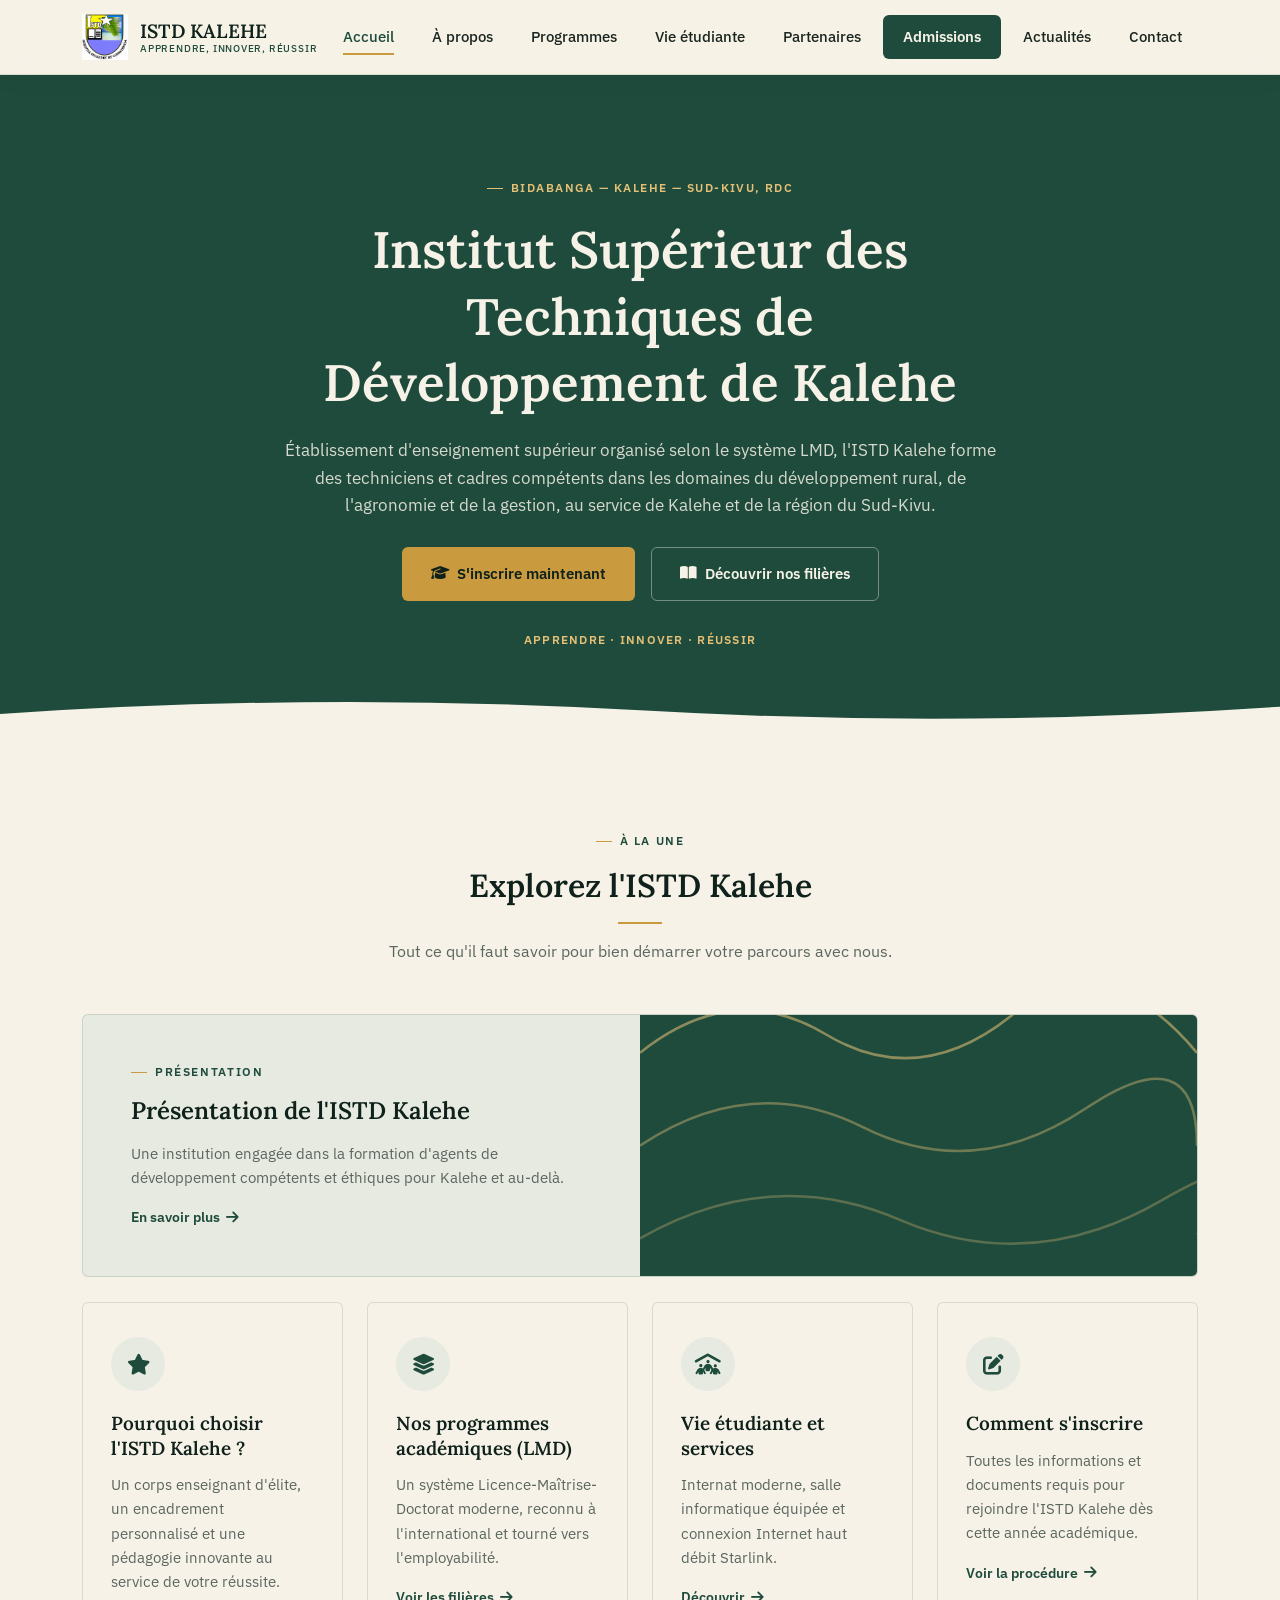
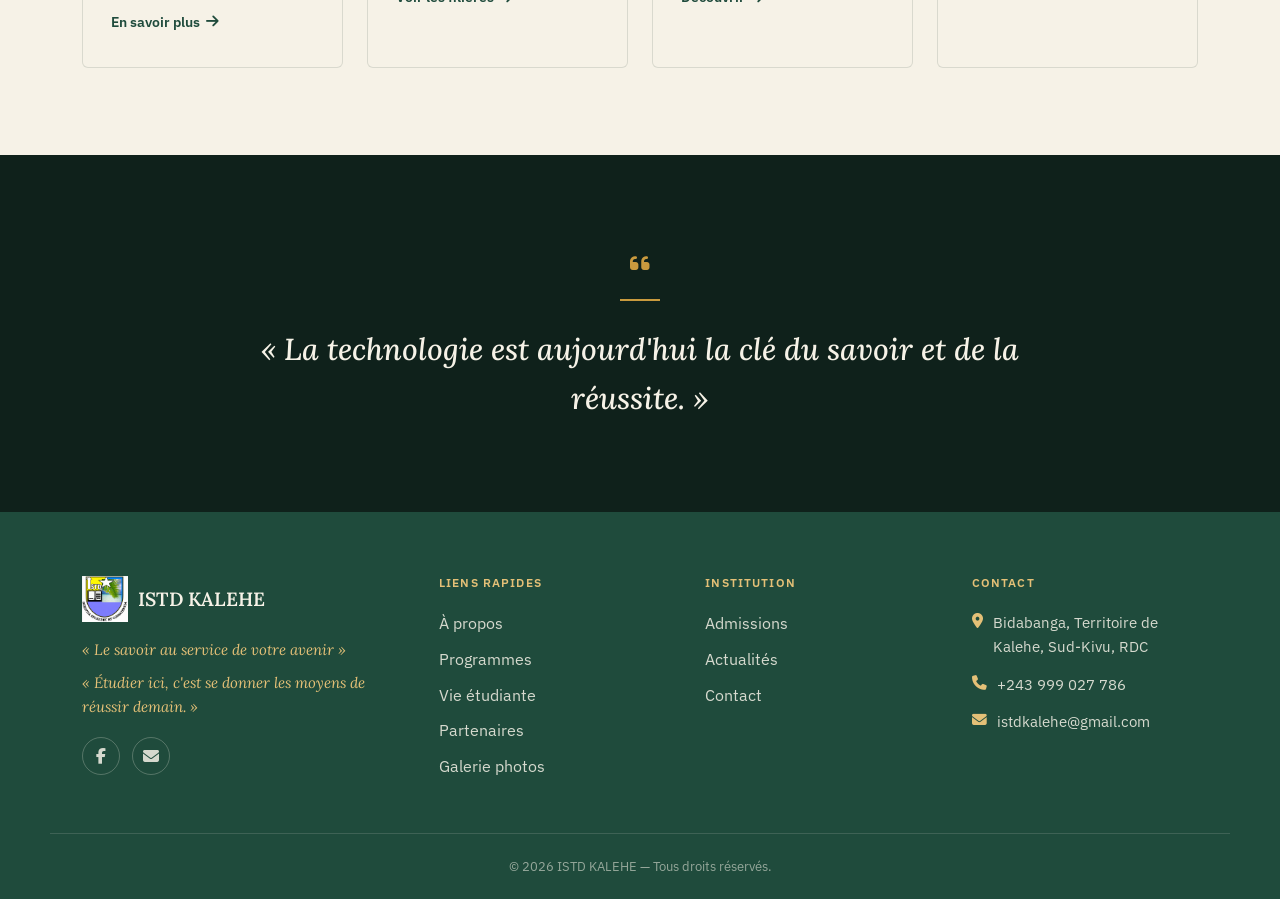
<file: index.html>
<!DOCTYPE html>
<html lang="fr">
<head>
  <meta charset="UTF-8">
  <meta name="viewport" content="width=device-width, initial-scale=1.0">
  <title>ISTD Kalehe — Institut Supérieur des Techniques de Développement</title>
  <meta name="description" content="Institut Supérieur des Techniques de Développement de Kalehe (ISTD/KALEHE) — Bidabanga, Sud-Kivu, RDC. Apprendre, Innover, Réussir.">

  <!-- Google Fonts -->
  <link rel="preconnect" href="https://fonts.googleapis.com">
  <link href="https://fonts.googleapis.com/css2?family=Lora:ital,wght@0,400;0,500;0,600;0,700;1,400;1,500&family=IBM+Plex+Sans:wght@400;500;600;700&display=swap" rel="stylesheet">

  <!-- Font Awesome (CDN gratuit) -->
  <link rel="stylesheet" href="https://cdnjs.cloudflare.com/ajax/libs/font-awesome/6.5.1/css/all.min.css">

  <!-- Favicon (placeholder logo) -->
  <link rel="icon" type="image/png" href="images/logo-istd.png">

  <!-- Feuilles de style -->
  <link rel="stylesheet" href="css/style.css">
  <link rel="stylesheet" href="css/animations.css">
  <link rel="stylesheet" href="css/responsive.css">
</head>
<body data-content="accueil">

  <!-- ===================== HEADER ===================== -->
  <header class="site-header">
    <div class="container header-inner">
      <a href="index.html" class="logo-link">
        <img src="images/logo-istd.png" alt="Logo ISTD Kalehe" class="logo-icon">
        <div class="logo-text-wrap">
          <span class="logo-title">ISTD KALEHE</span>
          <span class="logo-slogan">Apprendre, Innover, Réussir</span>
        </div>
      </a>

      <nav class="main-nav" id="main-nav">
        <ul class="nav-list">
          <li><a href="index.html" class="nav-link">Accueil</a></li>
          <li><a href="pages/a-propos.html" class="nav-link">À propos</a></li>
          <li><a href="pages/programmes.html" class="nav-link">Programmes</a></li>
          <li><a href="pages/vie-etudiante.html" class="nav-link">Vie étudiante</a></li>
          <li><a href="pages/partenaires.html" class="nav-link">Partenaires</a></li>
          <li><a href="pages/admissions.html" class="nav-link">Admissions</a></li>
          <li><a href="pages/actualites.html" class="nav-link">Actualités</a></li>
          <li><a href="pages/contact.html" class="nav-link">Contact</a></li>
        </ul>
      </nav>

      <button class="hamburger" id="hamburger" aria-label="Ouvrir le menu" aria-expanded="false">
        <span></span><span></span><span></span>
      </button>
    </div>
    <div class="nav-overlay" id="nav-overlay"></div>
  </header>

  <!-- ===================== HERO ===================== -->
  <section class="hero">
    <div class="container hero-inner">
      <span class="eyebrow reveal" data-field="hero.eyebrow">Bidabanga — Kalehe — Sud-Kivu, RDC</span>
      <h1 class="hero-title reveal" data-field="hero.title">Institut Supérieur des Techniques de Développement de Kalehe</h1>
      <p class="hero-subtitle reveal" data-field="hero.subtitle">
        Établissement d'enseignement supérieur organisé selon le système LMD, l'ISTD Kalehe forme
        des techniciens et cadres compétents dans les domaines du développement rural, de
        l'agronomie et de la gestion, au service de Kalehe et de la région du Sud-Kivu.
      </p>
      <div class="hero-actions reveal">
        <a href="pages/admissions.html" class="btn btn-primary"><i class="fa-solid fa-graduation-cap"></i> <span data-field="hero.cta_primary">S'inscrire maintenant</span></a>
        <a href="pages/programmes.html" class="btn btn-outline"><i class="fa-solid fa-book-open"></i> <span data-field="hero.cta_secondary">Découvrir nos filières</span></a>
      </div>
      <span class="hero-slogan reveal">Apprendre · Innover · Réussir</span>
    </div>
    <div class="topo-divider"></div>
  </section>

  <!-- ===================== APERÇUS ===================== -->
  <section class="section">
    <div class="container">
      <div class="section-header reveal">
        <span class="section-tag" data-field="explorer.tag">À la une</span>
        <h2 class="section-title underline-gold" data-field="explorer.title">Explorez l'ISTD Kalehe</h2>
        <p class="section-subtitle" data-field="explorer.subtitle">Tout ce qu'il faut savoir pour bien démarrer votre parcours avec nous.</p>
      </div>

      <div class="feature-main reveal">
        <div class="feature-txt">
          <span class="section-tag" data-field="feature.tag">Présentation</span>
          <h3 class="card-title" style="font-size:1.5rem; margin-bottom:14px;" data-field="feature.title">Présentation de l'ISTD Kalehe</h3>
          <p class="card-text" data-field="feature.text">Une institution engagée dans la formation d'agents de développement compétents et éthiques pour Kalehe et au-delà.</p>
          <a href="pages/a-propos.html" class="card-link"><span data-field="feature.link_text">En savoir plus</span> <i class="fa-solid fa-arrow-right"></i></a>
        </div>
        <div class="feature-visual">
          <svg viewBox="0 0 300 280" width="100%" height="100%" preserveAspectRatio="xMidYMid slice">
            <path d="M0 90 Q50 50 100 80 T200 70 T300 90" stroke="#E4C077" stroke-width="1.4" opacity="0.55" fill="none"/>
            <path d="M0 140 Q60 100 120 130 T240 120 T300 140" stroke="#E4C077" stroke-width="1.4" opacity="0.4" fill="none"/>
            <path d="M0 190 Q70 150 140 180 T280 170 T300 188" stroke="#E4C077" stroke-width="1.4" opacity="0.3" fill="none"/>
            <path d="M0 230 Q80 200 160 220 T300 225" stroke="#E4C077" stroke-width="1.4" opacity="0.22" fill="none"/>
          </svg>
        </div>
      </div>

      <div class="card-grid">
        <div class="card reveal">
          <div class="card-icon"><i class="fa-solid fa-star"></i></div>
          <h3 class="card-title" data-field="cards.0.title">Pourquoi choisir l'ISTD Kalehe ?</h3>
          <p class="card-text" data-field="cards.0.text">Un corps enseignant d'élite, un encadrement personnalisé et une pédagogie innovante au service de votre réussite.</p>
          <a href="pages/a-propos.html" class="card-link"><span data-field="cards.0.link_text">En savoir plus</span> <i class="fa-solid fa-arrow-right"></i></a>
        </div>

        <div class="card reveal">
          <div class="card-icon"><i class="fa-solid fa-layer-group"></i></div>
          <h3 class="card-title" data-field="cards.1.title">Nos programmes académiques (LMD)</h3>
          <p class="card-text" data-field="cards.1.text">Un système Licence-Maîtrise-Doctorat moderne, reconnu à l'international et tourné vers l'employabilité.</p>
          <a href="pages/programmes.html" class="card-link"><span data-field="cards.1.link_text">Voir les filières</span> <i class="fa-solid fa-arrow-right"></i></a>
        </div>

        <div class="card reveal">
          <div class="card-icon"><i class="fa-solid fa-people-roof"></i></div>
          <h3 class="card-title" data-field="cards.2.title">Vie étudiante et services</h3>
          <p class="card-text" data-field="cards.2.text">Internat moderne, salle informatique équipée et connexion Internet haut débit Starlink.</p>
          <a href="pages/vie-etudiante.html" class="card-link"><span data-field="cards.2.link_text">Découvrir</span> <i class="fa-solid fa-arrow-right"></i></a>
        </div>

        <div class="card reveal">
          <div class="card-icon"><i class="fa-solid fa-pen-to-square"></i></div>
          <h3 class="card-title" data-field="cards.3.title">Comment s'inscrire</h3>
          <p class="card-text" data-field="cards.3.text">Toutes les informations et documents requis pour rejoindre l'ISTD Kalehe dès cette année académique.</p>
          <a href="pages/admissions.html" class="card-link"><span data-field="cards.3.link_text">Voir la procédure</span> <i class="fa-solid fa-arrow-right"></i></a>
        </div>
      </div>
    </div>
  </section>

  <!-- ===================== BANDEAU CITATION ===================== -->
  <section class="quote-banner">
    <div class="container reveal-scale">
      <div class="quote-icon"><i class="fa-solid fa-quote-left"></i></div>
      <p data-field="quote">« La technologie est aujourd'hui la clé du savoir et de la réussite. »</p>
    </div>
  </section>

  <!-- ===================== FOOTER ===================== -->
  <footer class="site-footer">
    <div class="container footer-grid">
      <div class="footer-col">
        <div class="footer-logo">
          <img src="images/logo-istd.png" alt="Logo ISTD Kalehe" class="logo-icon">
          <span class="logo-title">ISTD KALEHE</span>
        </div>
        <p class="footer-signature" data-field="tagline-0">« Le savoir au service de votre avenir »</p>
        <p class="footer-signature" data-field="tagline-1">« Étudier ici, c'est se donner les moyens de réussir demain. »</p>
        <div class="social-links">
          <a href="https://facebook.com/istd.kalehe" target="_blank" rel="noopener" aria-label="Facebook ISTD Kalehe"><i class="fa-brands fa-facebook-f"></i></a>
          <a href="mailto:istdkalehe@gmail.com" aria-label="Email ISTD Kalehe"><i class="fa-solid fa-envelope"></i></a>
        </div>
      </div>

      <div class="footer-col">
        <h4>Liens rapides</h4>
        <ul class="footer-links">
          <li><a href="pages/a-propos.html">À propos</a></li>
          <li><a href="pages/programmes.html">Programmes</a></li>
          <li><a href="pages/vie-etudiante.html">Vie étudiante</a></li>
          <li><a href="pages/partenaires.html">Partenaires</a></li>
          <li><a href="pages/galerie.html">Galerie photos</a></li>
        </ul>
      </div>

      <div class="footer-col">
        <h4>Institution</h4>
        <ul class="footer-links">
          <li><a href="pages/admissions.html">Admissions</a></li>
          <li><a href="pages/actualites.html">Actualités</a></li>
          <li><a href="pages/contact.html">Contact</a></li>
        </ul>
      </div>

      <div class="footer-col">
        <h4>Contact</h4>
        <ul class="footer-contact">
          <li><i class="fa-solid fa-location-dot"></i> <span data-field="address">Bidabanga, Territoire de Kalehe, Sud-Kivu, RDC</span></li>
          <li><i class="fa-solid fa-phone"></i> <span data-field="phone">+243 999 027 786</span></li>
          <li><i class="fa-solid fa-envelope"></i> <span data-field="email">istdkalehe@gmail.com</span></li>
        </ul>
      </div>
    </div>
    <div class="footer-bottom">
      &copy; <span id="current-year"></span> ISTD KALEHE — Tous droits réservés.
    </div>
  </footer>

  <script src="js/main.js"></script>
  <script src="js/scroll-animations.js"></script>
  <script src="js/site-settings-loader.js"></script>
  <script src="js/page-content-loader.js"></script>
  <script>document.getElementById('current-year').textContent = new Date().getFullYear();</script>
</body>
</html>
</file>
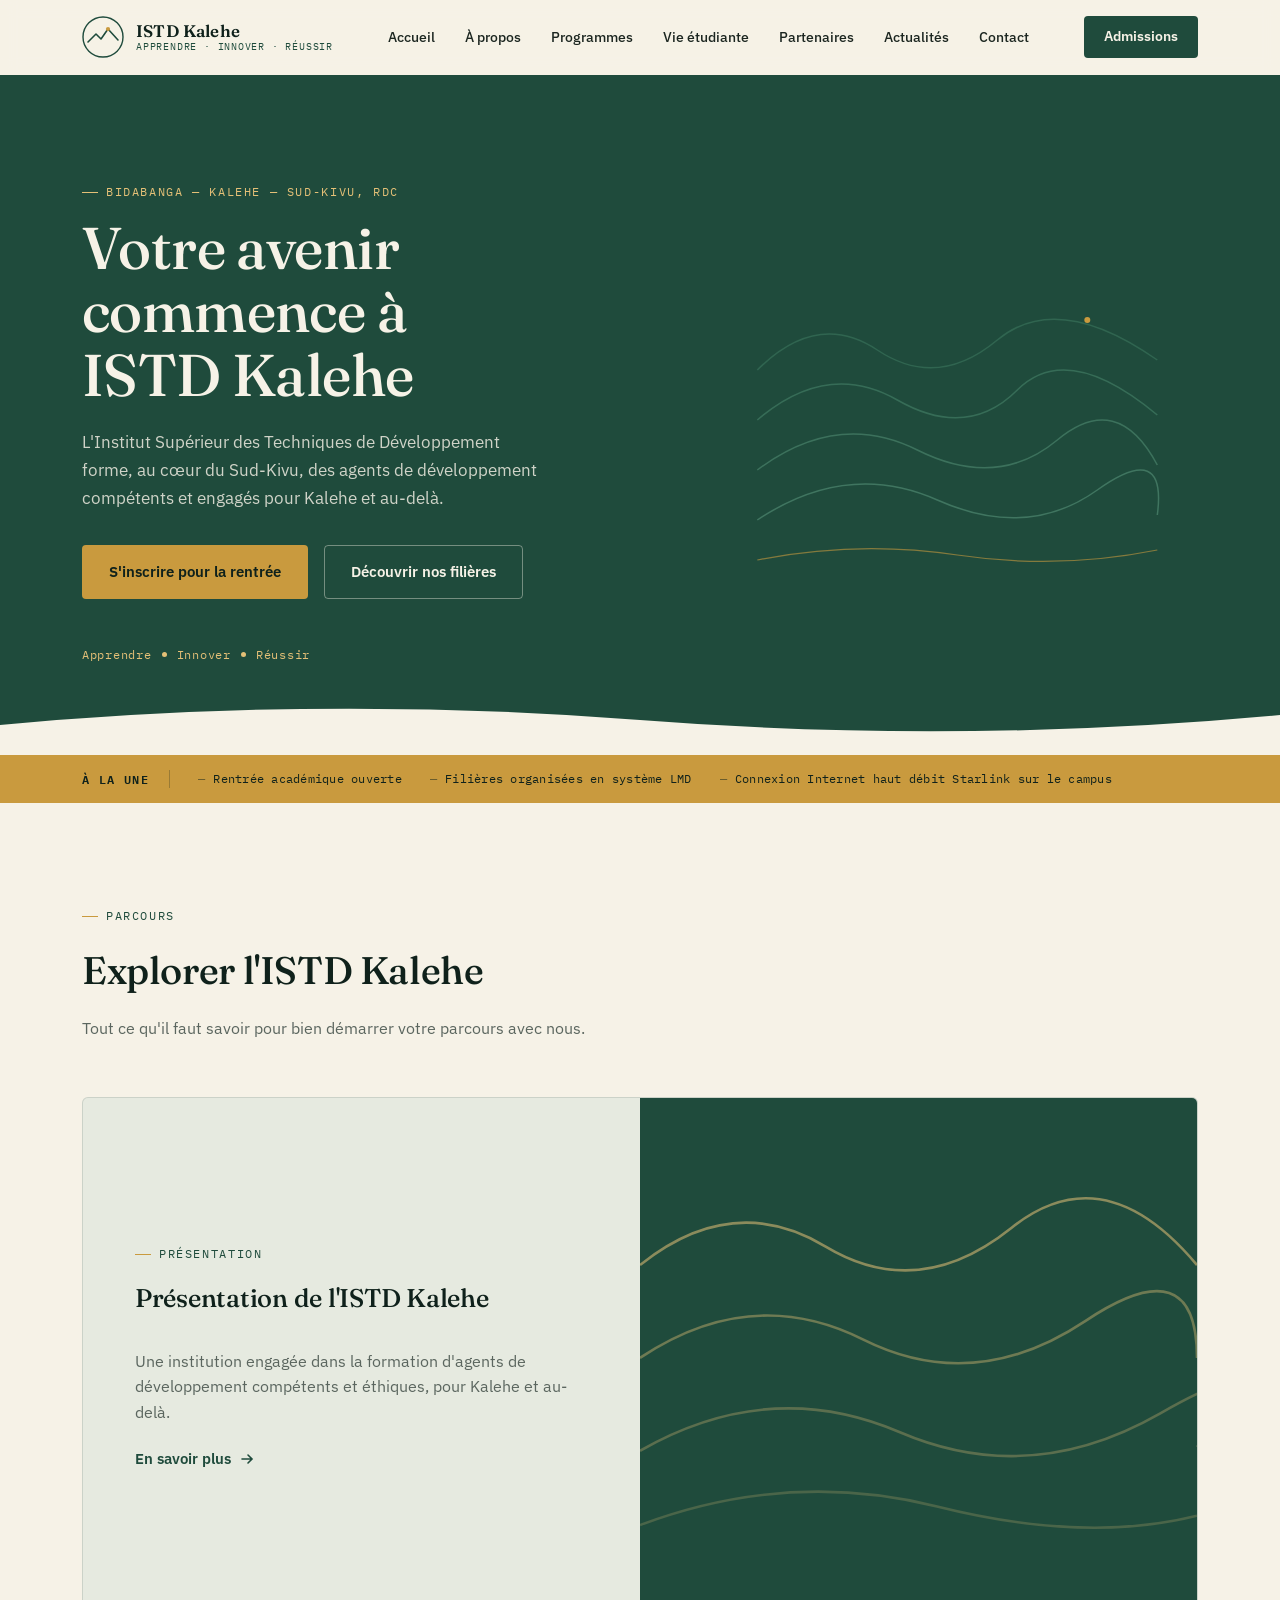
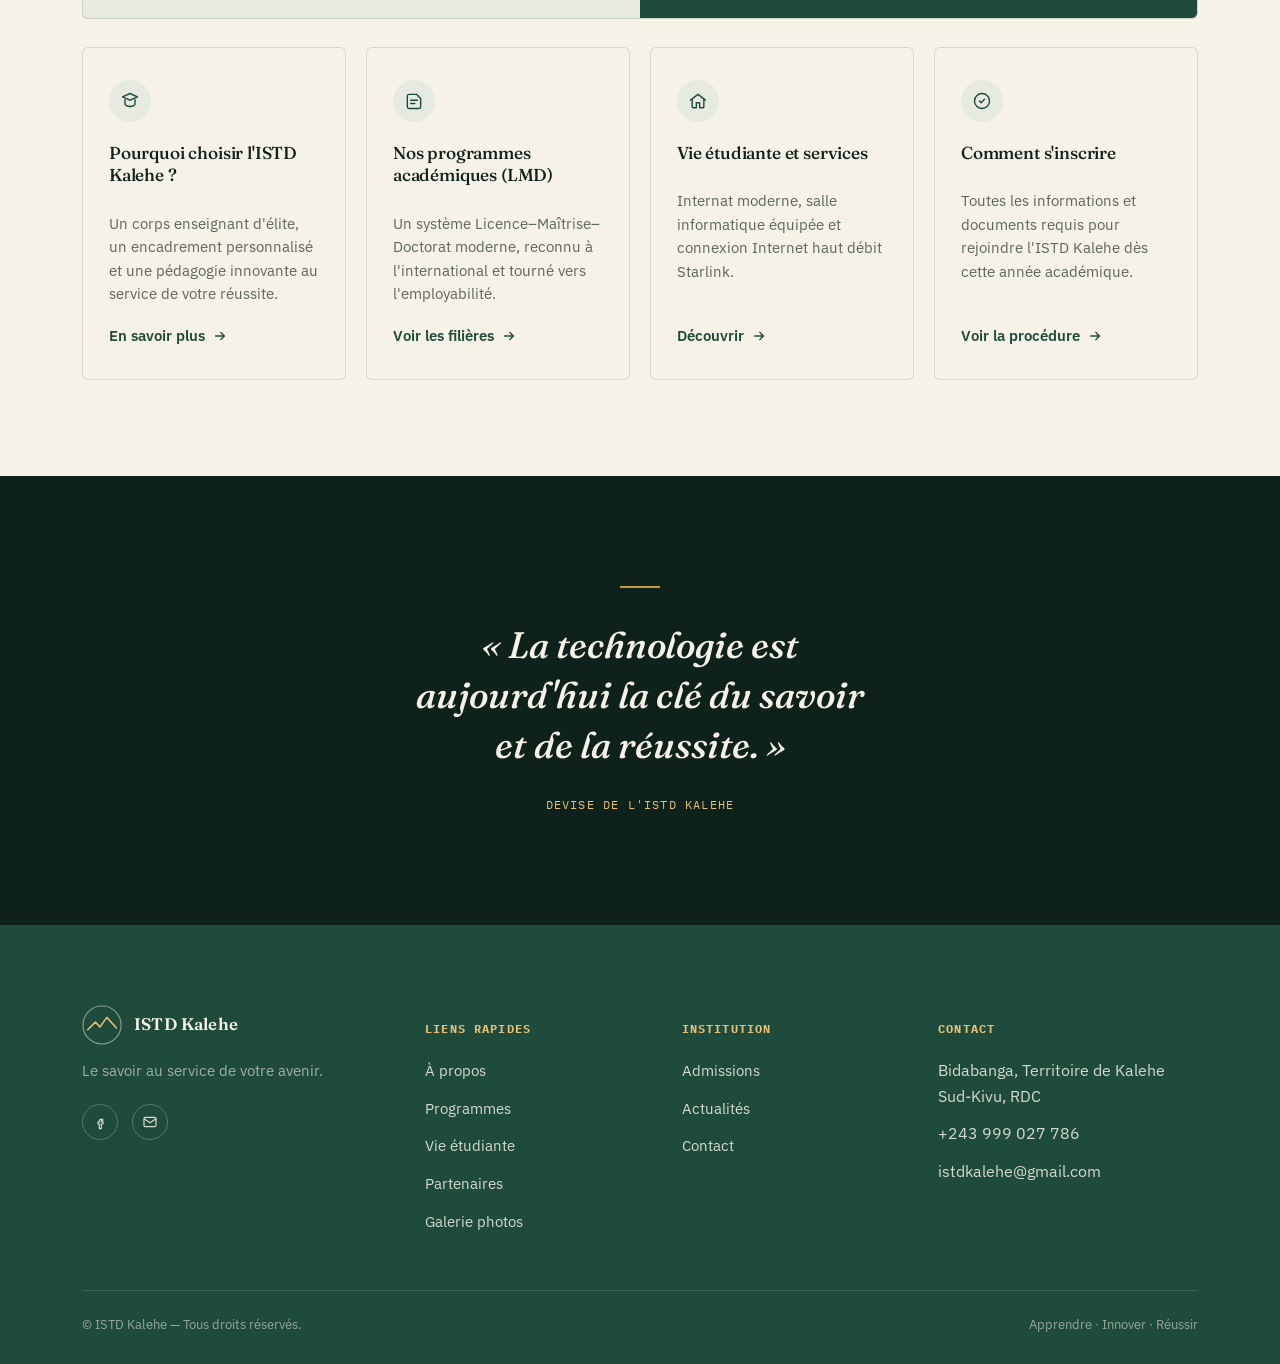
<file: istd-kalehe-redesign_1.html>
<!DOCTYPE html>
<html lang="fr">
<head>
<meta charset="UTF-8">
<meta name="viewport" content="width=device-width, initial-scale=1.0">
<title>ISTD Kalehe — Institut Supérieur des Techniques de Développement</title>
<link rel="preconnect" href="https://fonts.googleapis.com">
<link href="https://fonts.googleapis.com/css2?family=Fraunces:ital,opsz,wght@0,9..144,400;0,9..144,500;0,9..144,600;1,9..144,500&family=IBM+Plex+Sans:wght@400;500;600;700&family=IBM+Plex+Mono:wght@500&display=swap" rel="stylesheet">
<style>
  :root{
    --ink:#0F211B;
    --forest:#1F4B3C;
    --forest-light:#2E6650;
    --paper:#F6F2E7;
    --mist:#E6EAE0;
    --gold:#C99A3E;
    --gold-light:#E4C077;
    --clay:#9C4A2E;
    --text:#1C2620;
    --text-muted:#5B665F;
    --line: rgba(15,33,27,0.12);
    --radius: 4px;
  }
  *{box-sizing:border-box;}
  html{scroll-behavior:smooth;}
  body{
    margin:0;
    background:var(--paper);
    color:var(--text);
    font-family:'IBM Plex Sans', sans-serif;
    line-height:1.6;
    -webkit-font-smoothing:antialiased;
  }
  h1,h2,h3,.serif{
    font-family:'Fraunces', serif;
    color:var(--ink);
    margin:0;
    font-weight:500;
    letter-spacing:-0.01em;
  }
  .eyebrow{
    font-family:'IBM Plex Mono', monospace;
    font-size:0.72rem;
    letter-spacing:0.14em;
    text-transform:uppercase;
    color:var(--forest);
    display:inline-flex;
    align-items:center;
    gap:8px;
    margin-bottom:14px;
  }
  .eyebrow::before{
    content:"";
    width:16px;height:1px;
    background:var(--gold);
    display:inline-block;
  }
  a{color:inherit; text-decoration:none;}
  .container{max-width:1180px; margin:0 auto; padding:0 32px;}
  img,svg{display:block; max-width:100%;}

  /* ===== HEADER ===== */
  header{
    position:sticky; top:0; z-index:50;
    background:rgba(246,242,231,0.92);
    backdrop-filter:blur(8px);
    border-bottom:1px solid transparent;
    transition:border-color .25s ease, box-shadow .25s ease;
  }
  header.scrolled{
    border-bottom:1px solid var(--line);
    box-shadow:0 4px 20px rgba(15,33,27,0.05);
  }
  .nav-wrap{
    display:flex; align-items:center; justify-content:space-between;
    padding:16px 32px;
    max-width:1180px; margin:0 auto;
  }
  .brand{display:flex; align-items:center; gap:12px;}
  .brand-text{display:flex; flex-direction:column; line-height:1.15;}
  .brand-text b{font-family:'Fraunces',serif; font-size:1.05rem; font-weight:600; color:var(--ink); letter-spacing:0.01em;}
  .brand-text span{font-family:'IBM Plex Mono',monospace; font-size:0.62rem; letter-spacing:0.08em; text-transform:uppercase; color:var(--forest);}
  nav ul{list-style:none; display:flex; gap:30px; margin:0; padding:0;}
  nav a{
    font-size:0.9rem; font-weight:500; color:var(--text);
    position:relative; padding:4px 0;
  }
  nav a::after{
    content:""; position:absolute; left:0; bottom:0; width:0; height:1.5px;
    background:var(--gold); transition:width .2s ease;
  }
  nav a:hover::after{width:100%;}
  .nav-cta{
    background:var(--forest); color:var(--paper) !important;
    padding:10px 20px; border-radius:var(--radius);
    font-size:0.85rem; font-weight:600;
  }
  .nav-cta::after{display:none;}
  .nav-cta:hover{background:var(--forest-light);}
  .burger{display:none; background:none; border:none; cursor:pointer; padding:6px;}
  .burger svg{stroke:var(--ink);}

  /* ===== HERO ===== */
  .hero{
    position:relative;
    background:var(--forest);
    color:var(--paper);
    overflow:hidden;
    padding:100px 0 0;
  }
  .hero-inner{
    max-width:1180px; margin:0 auto; padding:0 32px 90px;
    display:grid; grid-template-columns:1.1fr 0.9fr; gap:48px; align-items:center;
    position:relative; z-index:2;
  }
  .hero .eyebrow{color:var(--gold-light);}
  .hero .eyebrow::before{background:var(--gold-light);}
  .hero h1{
    font-size:clamp(2.4rem, 4.6vw, 3.9rem);
    color:var(--paper);
    line-height:1.08;
    max-width:14ch;
  }
  .hero p.lead{
    margin-top:22px; font-size:1.08rem; color:rgba(246,242,231,0.82);
    max-width:46ch;
  }
  .cta-row{display:flex; gap:16px; margin-top:34px; flex-wrap:wrap;}
  .btn{
    display:inline-flex; align-items:center; gap:8px;
    padding:14px 26px; border-radius:var(--radius);
    font-weight:600; font-size:0.92rem;
    border:1px solid transparent;
    transition:transform .18s ease, background .18s ease, border-color .18s ease;
  }
  .btn:hover{transform:translateY(-2px);}
  .btn-gold{background:var(--gold); color:var(--ink);}
  .btn-gold:hover{background:var(--gold-light);}
  .btn-outline{border-color:rgba(246,242,231,0.4); color:var(--paper);}
  .btn-outline:hover{border-color:var(--paper);}

  .hero-path{
    font-family:'IBM Plex Mono', monospace;
    font-size:0.78rem; letter-spacing:0.06em;
    color:var(--gold-light);
    display:flex; align-items:center; gap:10px;
    margin-top:46px;
  }
  .hero-path .dot{width:5px; height:5px; border-radius:50%; background:var(--gold-light);}

  .hero-art{position:relative; height:340px;}
  .hero-art svg{position:absolute; inset:0; width:100%; height:100%;}

  .topo{position:absolute; left:0; right:0; bottom:0; width:100%; line-height:0; z-index:1;}

  /* ===== TICKER ===== */
  .ticker{
    background:var(--gold);
    color:var(--ink);
  }
  .ticker-inner{
    max-width:1180px; margin:0 auto; padding:14px 32px;
    display:flex; align-items:center; gap:28px; flex-wrap:wrap;
    font-family:'IBM Plex Mono', monospace; font-size:0.78rem; letter-spacing:0.02em;
  }
  .ticker-label{
    font-weight:600; letter-spacing:0.12em; text-transform:uppercase; font-size:0.72rem;
    padding-right:20px; border-right:1px solid rgba(15,33,27,0.25);
  }
  .ticker-item::before{content:"—"; margin-right:8px; opacity:0.5;}

  /* ===== SECTION EXPLORER ===== */
  .section{padding:96px 0;}
  .section-head{max-width:640px; margin-bottom:56px;}
  .section-head h2{font-size:clamp(1.8rem,3vw,2.5rem);}
  .section-head p{color:var(--text-muted); margin-top:14px; font-size:1.02rem;}

  .feature-main{
    display:grid; grid-template-columns:1fr 1fr;
    gap:0; background:var(--mist);
    border-radius:6px; overflow:hidden; margin-bottom:28px;
    border:1px solid var(--line);
  }
  .feature-main .txt{padding:52px; display:flex; flex-direction:column; justify-content:center;}
  .feature-main h3{font-size:1.6rem; margin-bottom:14px;}
  .feature-main p{color:var(--text-muted); margin-bottom:22px;}
  .feature-main .visual{
    background:var(--forest); position:relative; min-height:280px; overflow:hidden;
  }
  .link-arrow{
    display:inline-flex; align-items:center; gap:8px; font-weight:600; font-size:0.92rem; color:var(--forest);
  }
  .link-arrow svg{transition:transform .18s ease;}
  .link-arrow:hover svg{transform:translateX(4px);}

  .grid-4{
    display:grid; grid-template-columns:repeat(4, 1fr); gap:20px;
  }
  .card{
    background:var(--paper);
    border:1px solid var(--line);
    border-radius:6px;
    padding:32px 26px;
    display:flex; flex-direction:column;
    transition:border-color .2s ease, transform .2s ease;
  }
  .card:hover{border-color:var(--gold); transform:translateY(-3px);}
  .card .icon{
    width:42px; height:42px; border-radius:50%;
    background:var(--mist); display:flex; align-items:center; justify-content:center;
    color:var(--forest); margin-bottom:20px;
  }
  .card h3{font-size:1.08rem; margin-bottom:10px; line-height:1.3;}
  .card p{color:var(--text-muted); font-size:0.92rem; margin-bottom:18px; flex:1;}

  /* ===== QUOTE ===== */
  .quote-section{
    background:var(--ink); color:var(--paper);
    padding:110px 0; position:relative; overflow:hidden;
  }
  .quote-section .container{position:relative; z-index:2; text-align:center;}
  .quote-rule{width:40px; height:2px; background:var(--gold); margin:0 auto 32px;}
  .quote-section blockquote{
    font-family:'Fraunces', serif; font-style:italic; font-weight:500;
    font-size:clamp(1.5rem, 3vw, 2.3rem);
    max-width:20ch; margin:0 auto; line-height:1.35; color:var(--paper);
  }
  .quote-section cite{
    display:block; margin-top:26px; font-style:normal;
    font-family:'IBM Plex Mono', monospace; font-size:0.75rem;
    letter-spacing:0.1em; text-transform:uppercase; color:var(--gold-light);
  }

  /* ===== FOOTER ===== */
  footer{background:var(--forest); color:rgba(246,242,231,0.85); padding:80px 0 28px;}
  .footer-grid{
    display:grid; grid-template-columns:1.4fr 1fr 1fr 1.2fr; gap:40px;
    padding-bottom:56px; border-bottom:1px solid rgba(246,242,231,0.14);
  }
  footer h4{
    font-family:'IBM Plex Mono', monospace; font-size:0.72rem;
    letter-spacing:0.1em; text-transform:uppercase; color:var(--gold-light);
    margin-bottom:20px;
  }
  footer ul{list-style:none; margin:0; padding:0; display:flex; flex-direction:column; gap:12px;}
  footer a{font-size:0.92rem; color:rgba(246,242,231,0.85);}
  footer a:hover{color:var(--gold-light);}
  .foot-brand .brand-text b{color:var(--paper);}
  .foot-tagline{margin-top:14px; font-size:0.92rem; color:rgba(246,242,231,0.6); max-width:32ch;}
  .foot-socials{display:flex; gap:14px; margin-top:22px;}
  .foot-socials a{
    width:36px; height:36px; border-radius:50%; border:1px solid rgba(246,242,231,0.25);
    display:flex; align-items:center; justify-content:center;
  }
  .foot-socials a:hover{border-color:var(--gold-light); color:var(--gold-light);}
  .foot-bottom{
    padding-top:24px; display:flex; justify-content:space-between; align-items:center;
    font-size:0.8rem; color:rgba(246,242,231,0.55); flex-wrap:wrap; gap:10px;
  }

  @media(max-width:900px){
    nav ul, .nav-cta{display:none;}
    .burger{display:block;}
    .hero-inner{grid-template-columns:1fr;}
    .hero-art{height:200px; order:-1;}
    .feature-main{grid-template-columns:1fr;}
    .grid-4{grid-template-columns:1fr 1fr;}
    .footer-grid{grid-template-columns:1fr 1fr;}
  }
  @media(max-width:520px){
    .grid-4{grid-template-columns:1fr;}
    .footer-grid{grid-template-columns:1fr;}
    .cta-row{flex-direction:column; align-items:flex-start;}
  }
  @media (prefers-reduced-motion: reduce){
    html{scroll-behavior:auto;}
    *{transition:none !important;}
  }
</style>
</head>
<body>

<header id="site-header">
  <div class="nav-wrap">
    <div class="brand">
      <svg width="42" height="42" viewBox="0 0 42 42" fill="none">
        <circle cx="21" cy="21" r="20" stroke="#1F4B3C" stroke-width="1.4"/>
        <path d="M6 26 L14 18 L19 23 L26 13 L36 24" stroke="#1F4B3C" stroke-width="1.6" fill="none" stroke-linecap="round" stroke-linejoin="round"/>
        <circle cx="26" cy="13" r="2.1" fill="#C99A3E"/>
      </svg>
      <div class="brand-text">
        <b>ISTD Kalehe</b>
        <span>Apprendre · Innover · Réussir</span>
      </div>
    </div>
    <nav>
      <ul>
        <li><a href="#">Accueil</a></li>
        <li><a href="#">À propos</a></li>
        <li><a href="#">Programmes</a></li>
        <li><a href="#">Vie étudiante</a></li>
        <li><a href="#">Partenaires</a></li>
        <li><a href="#">Actualités</a></li>
        <li><a href="#">Contact</a></li>
      </ul>
    </nav>
    <a href="#" class="nav-cta">Admissions</a>
    <button class="burger" aria-label="Menu">
      <svg width="24" height="24" viewBox="0 0 24 24" fill="none" stroke-width="2" stroke-linecap="round"><path d="M3 6h18M3 12h18M3 18h18"/></svg>
    </button>
  </div>
</header>

<section class="hero">
  <div class="hero-inner">
    <div>
      <div class="eyebrow">Bidabanga — Kalehe — Sud-Kivu, RDC</div>
      <h1>Votre avenir commence à ISTD&nbsp;Kalehe</h1>
      <p class="lead">L'Institut Supérieur des Techniques de Développement forme, au cœur du Sud-Kivu, des agents de développement compétents et engagés pour Kalehe et au-delà.</p>
      <div class="cta-row">
        <a href="#" class="btn btn-gold">S'inscrire pour la rentrée</a>
        <a href="#" class="btn btn-outline">Découvrir nos filières</a>
      </div>
      <div class="hero-path">
        <span>Apprendre</span><span class="dot"></span><span>Innover</span><span class="dot"></span><span>Réussir</span>
      </div>
    </div>
    <div class="hero-art">
      <svg viewBox="0 0 400 340" fill="none">
        <path d="M0 120 Q60 60 120 100 T240 90 T400 110" stroke="#3E7B62" stroke-width="1.5" opacity="0.55"/>
        <path d="M0 170 Q70 110 140 150 T260 140 T400 165" stroke="#4E8E72" stroke-width="1.5" opacity="0.5"/>
        <path d="M0 220 Q80 160 160 200 T300 190 T400 215" stroke="#5FA184" stroke-width="1.5" opacity="0.45"/>
        <path d="M0 270 Q90 210 180 250 T340 240 T400 265" stroke="#71B497" stroke-width="1.5" opacity="0.4"/>
        <circle cx="330" cy="70" r="3" fill="#C99A3E"/>
        <path d="M0 310 Q100 290 200 305 T400 300" stroke="#C99A3E" stroke-width="1.2" opacity="0.6"/>
      </svg>
    </div>
  </div>
  <div class="topo">
    <svg viewBox="0 0 1440 60" preserveAspectRatio="none" style="width:100%;height:60px;">
      <path d="M0 30 Q360 0 720 25 T1440 20 V60 H0 Z" fill="#F6F2E7"/>
    </svg>
  </div>
</section>

<div class="ticker">
  <div class="ticker-inner">
    <span class="ticker-label">À la une</span>
    <span class="ticker-item">Rentrée académique ouverte</span>
    <span class="ticker-item">Filières organisées en système LMD</span>
    <span class="ticker-item">Connexion Internet haut débit Starlink sur le campus</span>
  </div>
</div>

<section class="section">
  <div class="container">
    <div class="section-head">
      <div class="eyebrow">Parcours</div>
      <h2>Explorer l'ISTD Kalehe</h2>
      <p>Tout ce qu'il faut savoir pour bien démarrer votre parcours avec nous.</p>
    </div>

    <div class="feature-main">
      <div class="txt">
        <div class="eyebrow">Présentation</div>
        <h3>Présentation de l'ISTD Kalehe</h3>
        <p>Une institution engagée dans la formation d'agents de développement compétents et éthiques, pour Kalehe et au-delà.</p>
        <a href="#" class="link-arrow">En savoir plus
          <svg width="16" height="16" viewBox="0 0 16 16" fill="none" stroke="currentColor" stroke-width="1.6" stroke-linecap="round"><path d="M3 8h10M9 4l4 4-4 4"/></svg>
        </a>
      </div>
      <div class="visual">
        <svg viewBox="0 0 300 280" width="100%" height="100%" preserveAspectRatio="xMidYMid slice">
          <path d="M0 90 Q50 50 100 80 T200 70 T300 90" stroke="#E4C077" stroke-width="1.4" opacity="0.55" fill="none"/>
          <path d="M0 140 Q60 100 120 130 T240 120 T300 140" stroke="#E4C077" stroke-width="1.4" opacity="0.4" fill="none"/>
          <path d="M0 190 Q70 150 140 180 T280 170 T300 188" stroke="#E4C077" stroke-width="1.4" opacity="0.3" fill="none"/>
          <path d="M0 230 Q80 200 160 220 T300 225" stroke="#E4C077" stroke-width="1.4" opacity="0.22" fill="none"/>
        </svg>
      </div>
    </div>

    <div class="grid-4">
      <div class="card">
        <div class="icon">
          <svg width="20" height="20" viewBox="0 0 24 24" fill="none" stroke="currentColor" stroke-width="1.7" stroke-linecap="round" stroke-linejoin="round"><path d="M12 3l9 4-9 4-9-4 9-4z"/><path d="M6 10.5v5c0 1.5 2.7 3 6 3s6-1.5 6-3v-5"/></svg>
        </div>
        <h3>Pourquoi choisir l'ISTD Kalehe ?</h3>
        <p>Un corps enseignant d'élite, un encadrement personnalisé et une pédagogie innovante au service de votre réussite.</p>
        <a href="#" class="link-arrow">En savoir plus
          <svg width="14" height="14" viewBox="0 0 16 16" fill="none" stroke="currentColor" stroke-width="1.6" stroke-linecap="round"><path d="M3 8h10M9 4l4 4-4 4"/></svg>
        </a>
      </div>
      <div class="card">
        <div class="icon">
          <svg width="20" height="20" viewBox="0 0 24 24" fill="none" stroke="currentColor" stroke-width="1.7" stroke-linecap="round" stroke-linejoin="round"><path d="M4 19V6a2 2 0 012-2h9l5 5v10a2 2 0 01-2 2H6a2 2 0 01-2-2z"/><path d="M8 11h8M8 15h5"/></svg>
        </div>
        <h3>Nos programmes académiques (LMD)</h3>
        <p>Un système Licence–Maîtrise–Doctorat moderne, reconnu à l'international et tourné vers l'employabilité.</p>
        <a href="#" class="link-arrow">Voir les filières
          <svg width="14" height="14" viewBox="0 0 16 16" fill="none" stroke="currentColor" stroke-width="1.6" stroke-linecap="round"><path d="M3 8h10M9 4l4 4-4 4"/></svg>
        </a>
      </div>
      <div class="card">
        <div class="icon">
          <svg width="20" height="20" viewBox="0 0 24 24" fill="none" stroke="currentColor" stroke-width="1.7" stroke-linecap="round" stroke-linejoin="round"><path d="M3 11l9-7 9 7"/><path d="M5 10v9a1 1 0 001 1h4v-6h4v6h4a1 1 0 001-1v-9"/></svg>
        </div>
        <h3>Vie étudiante et services</h3>
        <p>Internat moderne, salle informatique équipée et connexion Internet haut débit Starlink.</p>
        <a href="#" class="link-arrow">Découvrir
          <svg width="14" height="14" viewBox="0 0 16 16" fill="none" stroke="currentColor" stroke-width="1.6" stroke-linecap="round"><path d="M3 8h10M9 4l4 4-4 4"/></svg>
        </a>
      </div>
      <div class="card">
        <div class="icon">
          <svg width="20" height="20" viewBox="0 0 24 24" fill="none" stroke="currentColor" stroke-width="1.7" stroke-linecap="round" stroke-linejoin="round"><path d="M9 12l2 2 4-4"/><circle cx="12" cy="12" r="9"/></svg>
        </div>
        <h3>Comment s'inscrire</h3>
        <p>Toutes les informations et documents requis pour rejoindre l'ISTD Kalehe dès cette année académique.</p>
        <a href="#" class="link-arrow">Voir la procédure
          <svg width="14" height="14" viewBox="0 0 16 16" fill="none" stroke="currentColor" stroke-width="1.6" stroke-linecap="round"><path d="M3 8h10M9 4l4 4-4 4"/></svg>
        </a>
      </div>
    </div>
  </div>
</section>

<section class="quote-section">
  <div class="container">
    <div class="quote-rule"></div>
    <blockquote>« La technologie est aujourd'hui la clé du savoir et de la réussite. »</blockquote>
    <cite>Devise de l'ISTD Kalehe</cite>
  </div>
</section>

<footer>
  <div class="container">
    <div class="footer-grid">
      <div class="foot-brand">
        <div class="brand">
          <svg width="40" height="40" viewBox="0 0 42 42" fill="none">
            <circle cx="21" cy="21" r="20" stroke="#F6F2E7" stroke-width="1.2" opacity="0.5"/>
            <path d="M6 26 L14 18 L19 23 L26 13 L36 24" stroke="#E4C077" stroke-width="1.6" fill="none" stroke-linecap="round" stroke-linejoin="round"/>
          </svg>
          <div class="brand-text"><b>ISTD Kalehe</b></div>
        </div>
        <p class="foot-tagline">Le savoir au service de votre avenir.</p>
        <div class="foot-socials">
          <a href="https://facebook.com/istd.kalehe" aria-label="Facebook">
            <svg width="16" height="16" viewBox="0 0 24 24" fill="none" stroke="currentColor" stroke-width="1.8"><path d="M15 8h-2a2 2 0 00-2 2v2H9v3h2v7h3v-7h2.2l.8-3H14v-1.5c0-.6.3-1 .9-1H16V8z"/></svg>
          </a>
          <a href="mailto:istdkalehe@gmail.com" aria-label="Email">
            <svg width="16" height="16" viewBox="0 0 24 24" fill="none" stroke="currentColor" stroke-width="1.8"><rect x="3" y="5" width="18" height="14" rx="2"/><path d="M3 7l9 6 9-6"/></svg>
          </a>
        </div>
      </div>
      <div>
        <h4>Liens rapides</h4>
        <ul>
          <li><a href="#">À propos</a></li>
          <li><a href="#">Programmes</a></li>
          <li><a href="#">Vie étudiante</a></li>
          <li><a href="#">Partenaires</a></li>
          <li><a href="#">Galerie photos</a></li>
        </ul>
      </div>
      <div>
        <h4>Institution</h4>
        <ul>
          <li><a href="#">Admissions</a></li>
          <li><a href="#">Actualités</a></li>
          <li><a href="#">Contact</a></li>
        </ul>
      </div>
      <div>
        <h4>Contact</h4>
        <ul>
          <li>Bidabanga, Territoire de Kalehe<br>Sud-Kivu, RDC</li>
          <li>+243 999 027 786</li>
          <li>istdkalehe@gmail.com</li>
        </ul>
      </div>
    </div>
    <div class="foot-bottom">
      <span>© ISTD Kalehe — Tous droits réservés.</span>
      <span>Apprendre · Innover · Réussir</span>
    </div>
  </div>
</footer>

<script>
  const header = document.getElementById('site-header');
  window.addEventListener('scroll', () => {
    header.classList.toggle('scrolled', window.scrollY > 12);
  });
</script>

</body>
</html>
</file>
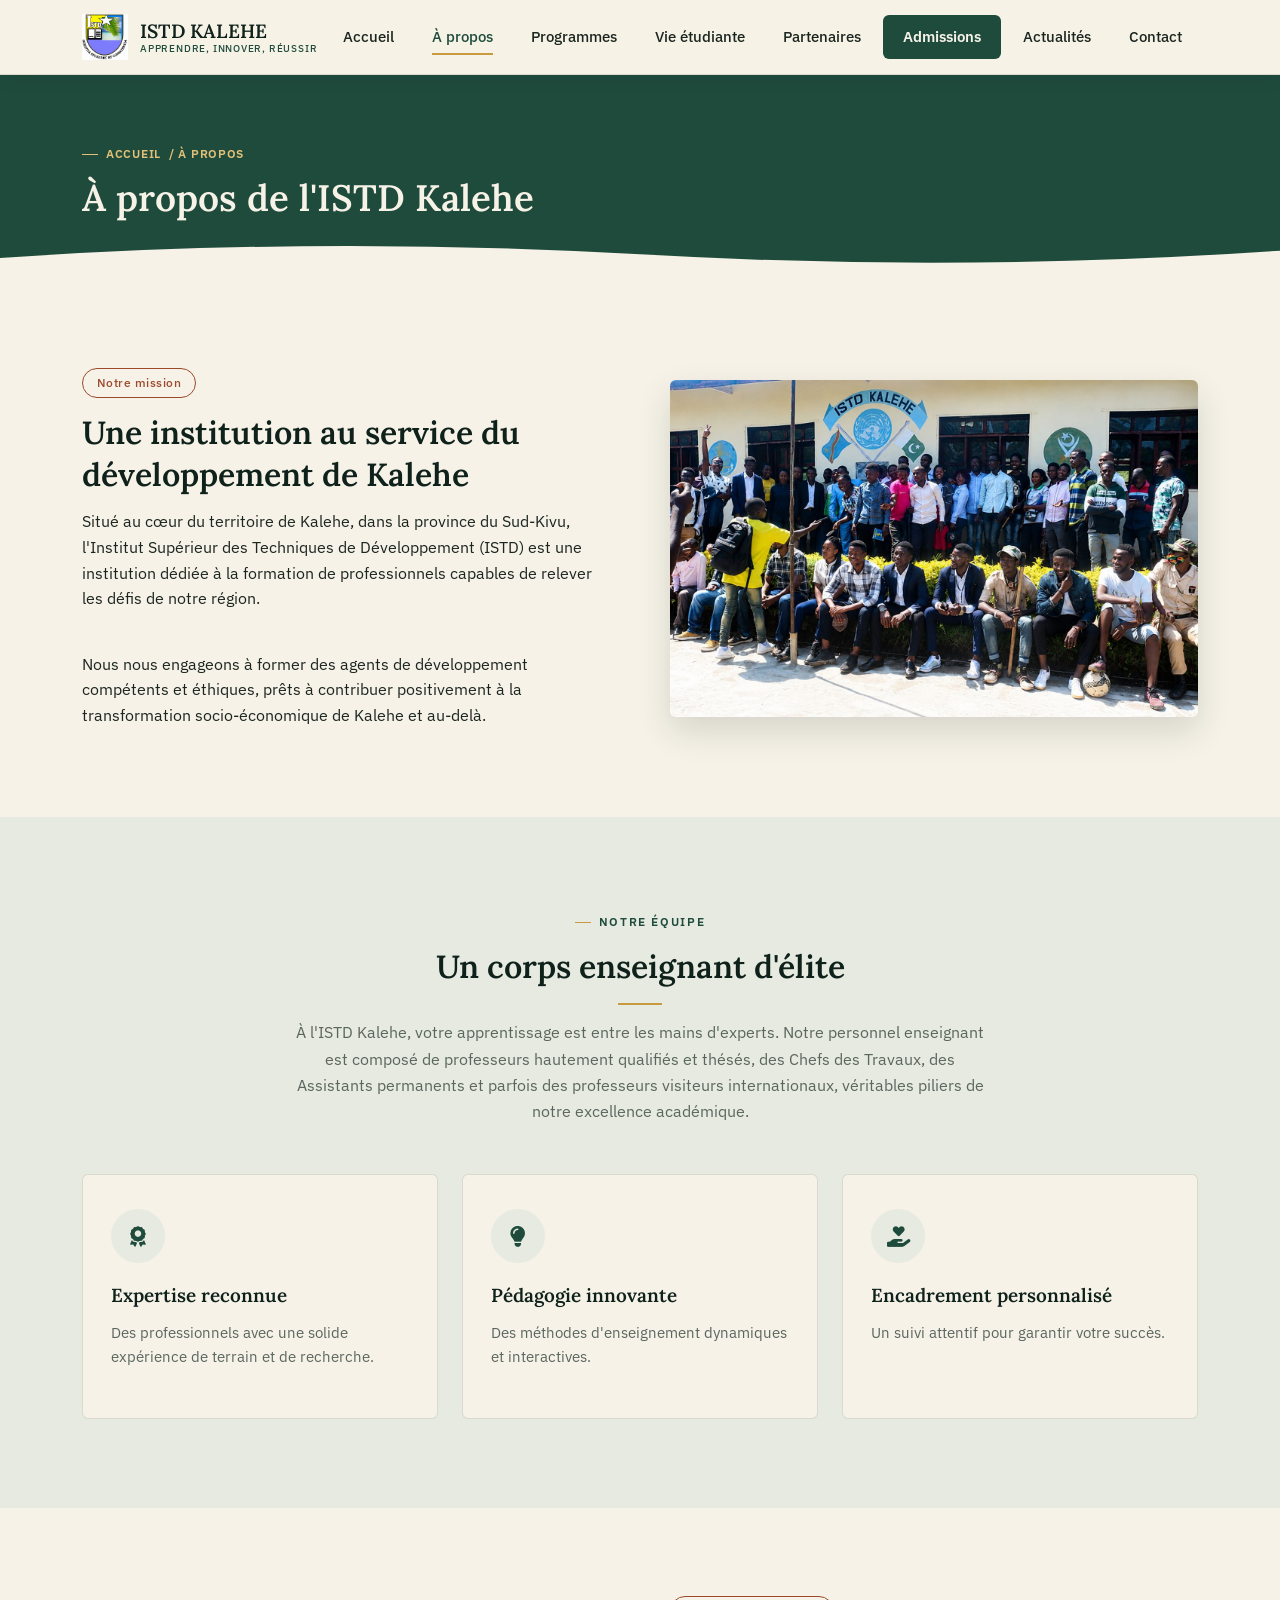
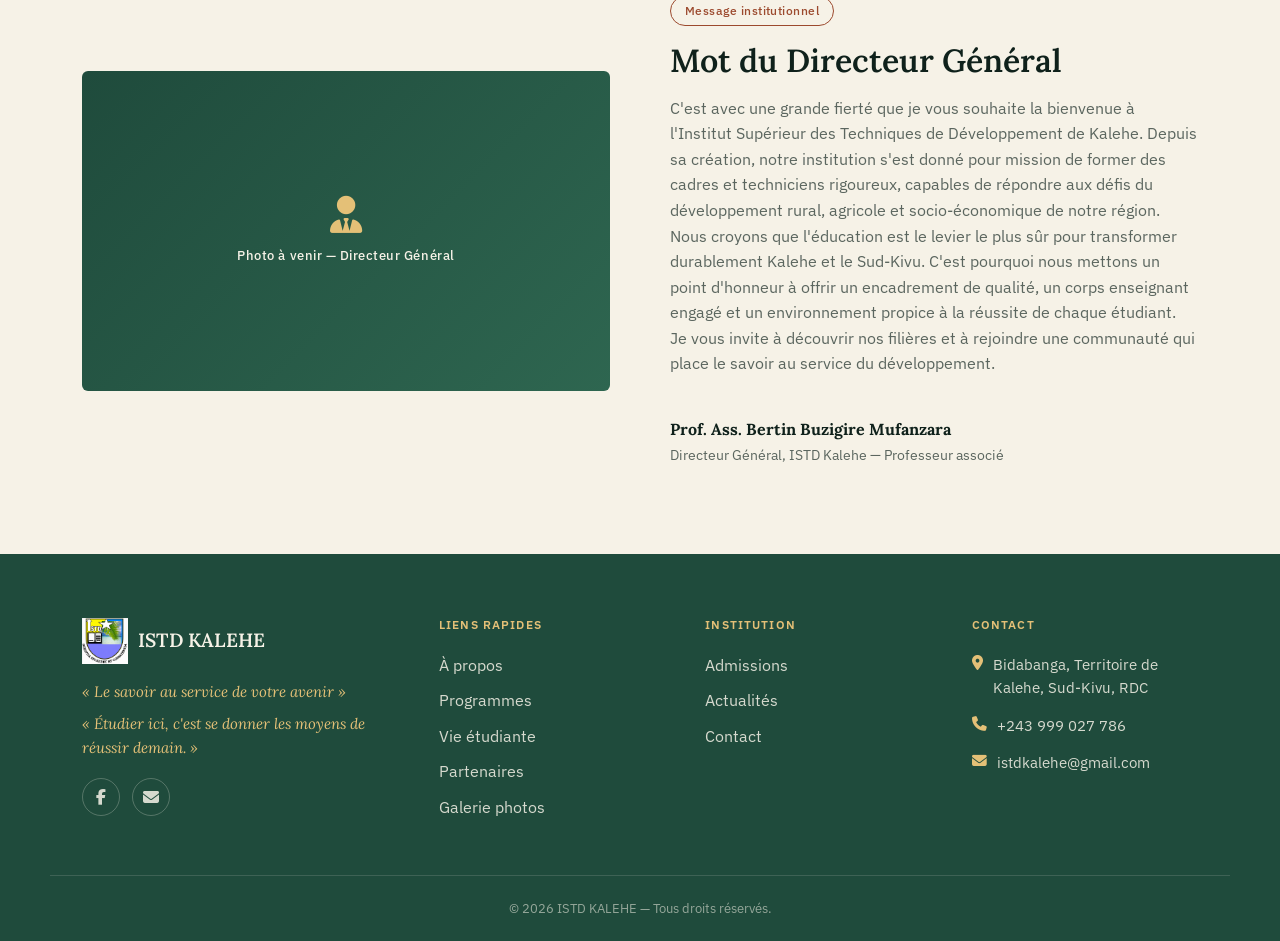
<file: pages/a-propos.html>
<!DOCTYPE html>
<html lang="fr">
<head>
  <meta charset="UTF-8">
  <meta name="viewport" content="width=device-width, initial-scale=1.0">
  <title>À propos — ISTD Kalehe</title>
  <meta name="description" content="Découvrez l'ISTD Kalehe, son histoire, sa mission et son corps enseignant d'élite.">

  <link rel="preconnect" href="https://fonts.googleapis.com">
  <link href="https://fonts.googleapis.com/css2?family=Lora:ital,wght@0,400;0,500;0,600;0,700;1,400;1,500&family=IBM+Plex+Sans:wght@400;500;600;700&display=swap" rel="stylesheet">
  <link rel="stylesheet" href="https://cdnjs.cloudflare.com/ajax/libs/font-awesome/6.5.1/css/all.min.css">
  <link rel="icon" type="image/png" href="../images/logo-istd.png">

  <link rel="stylesheet" href="../css/style.css">
  <link rel="stylesheet" href="../css/animations.css">
  <link rel="stylesheet" href="../css/responsive.css">
</head>
<body data-content="a-propos">

  <!-- ===================== HEADER ===================== -->
  <header class="site-header">
    <div class="container header-inner">
      <a href="../index.html" class="logo-link">
        <img src="../images/logo-istd.png" alt="Logo ISTD Kalehe" class="logo-icon">
        <div class="logo-text-wrap">
          <span class="logo-title">ISTD KALEHE</span>
          <span class="logo-slogan">Apprendre, Innover, Réussir</span>
        </div>
      </a>

      <nav class="main-nav" id="main-nav">
        <ul class="nav-list">
          <li><a href="../index.html" class="nav-link">Accueil</a></li>
          <li><a href="a-propos.html" class="nav-link">À propos</a></li>
          <li><a href="programmes.html" class="nav-link">Programmes</a></li>
          <li><a href="vie-etudiante.html" class="nav-link">Vie étudiante</a></li>
          <li><a href="partenaires.html" class="nav-link">Partenaires</a></li>
          <li><a href="admissions.html" class="nav-link">Admissions</a></li>
          <li><a href="actualites.html" class="nav-link">Actualités</a></li>
          <li><a href="contact.html" class="nav-link">Contact</a></li>
        </ul>
      </nav>

      <button class="hamburger" id="hamburger" aria-label="Ouvrir le menu" aria-expanded="false">
        <span></span><span></span><span></span>
      </button>
    </div>
    <div class="nav-overlay" id="nav-overlay"></div>
  </header>

  <!-- ===================== BANNIÈRE ===================== -->
  <section class="page-banner">
    <div class="container">
      <p class="breadcrumb"><a href="../index.html">Accueil</a> / À propos</p>
      <h1 data-field="banner.title">À propos de l'ISTD Kalehe</h1>
    </div>
    <div class="topo-divider"></div>
  </section>

  <!-- ===================== PRÉSENTATION ===================== -->
  <section class="section">
    <div class="container">
      <div class="two-col">
        <div class="reveal-left">
          <span class="tag-pill" data-field="mission.tag">Notre mission</span>
          <h2 class="section-title" data-field="mission.title">Une institution au service du développement de Kalehe</h2>
          <p class="mb-40" data-field="mission.paragraph_1">
            Situé au cœur du territoire de Kalehe, dans la province du Sud-Kivu, l'Institut Supérieur
            des Techniques de Développement (ISTD) est une institution dédiée à la formation de
            professionnels capables de relever les défis de notre région.
          </p>
          <p data-field="mission.paragraph_2">
            Nous nous engageons à former des agents de développement compétents et éthiques, prêts
            à contribuer positivement à la transformation socio-économique de Kalehe et au-delà.
          </p>
        </div>
        <div class="reveal-right">
          <img src="../images/campus-istd-kalehe.jpg" alt="Étudiants et personnel de l'ISTD Kalehe devant le campus" style="border-radius: var(--radius); box-shadow: var(--shadow-hover);">
        </div>
      </div>
    </div>
  </section>

  <!-- ===================== CORPS ENSEIGNANT ===================== -->
  <section class="section section-alt">
    <div class="container">
      <div class="section-header reveal">
        <span class="section-tag" data-field="team.tag">Notre équipe</span>
        <h2 class="section-title underline-gold" data-field="team.title">Un corps enseignant d'élite</h2>
        <p class="section-subtitle" data-field="team.subtitle">
          À l'ISTD Kalehe, votre apprentissage est entre les mains d'experts. Notre personnel enseignant
          est composé de professeurs hautement qualifiés et thésés, des Chefs des Travaux, des Assistants
          permanents et parfois des professeurs visiteurs internationaux, véritables piliers de notre
          excellence académique.
        </p>
      </div>

      <div class="card-grid">
        <div class="card reveal">
          <div class="card-icon"><i class="fa-solid fa-award"></i></div>
          <h3 class="card-title" data-field="team.cards.0.title">Expertise reconnue</h3>
          <p class="card-text" data-field="team.cards.0.text">Des professionnels avec une solide expérience de terrain et de recherche.</p>
        </div>
        <div class="card reveal">
          <div class="card-icon"><i class="fa-solid fa-lightbulb"></i></div>
          <h3 class="card-title" data-field="team.cards.1.title">Pédagogie innovante</h3>
          <p class="card-text" data-field="team.cards.1.text">Des méthodes d'enseignement dynamiques et interactives.</p>
        </div>
        <div class="card reveal">
          <div class="card-icon"><i class="fa-solid fa-hand-holding-heart"></i></div>
          <h3 class="card-title" data-field="team.cards.2.title">Encadrement personnalisé</h3>
          <p class="card-text" data-field="team.cards.2.text">Un suivi attentif pour garantir votre succès.</p>
        </div>
      </div>
    </div>
  </section>

  <!-- ===================== MOT DU DIRECTEUR GÉNÉRAL ===================== -->
  <section class="section">
    <div class="container">
      <div class="two-col">
        <div class="reveal-left">
          <div class="image-placeholder" style="min-height:320px;">
            <i class="fa-solid fa-user-tie"></i>
            <span>Photo à venir — Directeur Général</span>
          </div>
        </div>
        <div class="reveal-right">
          <span class="tag-pill" data-field="director.tag">Message institutionnel</span>
          <h2 class="section-title" data-field="director.title">Mot du Directeur Général</h2>
          <p style="color:var(--text-muted);" data-field="director.paragraph_1">
            C'est avec une grande fierté que je vous souhaite la bienvenue à l'Institut Supérieur
            des Techniques de Développement de Kalehe. Depuis sa création, notre institution s'est
            donné pour mission de former des cadres et techniciens rigoureux, capables de répondre
            aux défis du développement rural, agricole et socio-économique de notre région.
          </p>
          <p style="color:var(--text-muted);" data-field="director.paragraph_2">
            Nous croyons que l'éducation est le levier le plus sûr pour transformer durablement
            Kalehe et le Sud-Kivu. C'est pourquoi nous mettons un point d'honneur à offrir un
            encadrement de qualité, un corps enseignant engagé et un environnement propice à la
            réussite de chaque étudiant.
          </p>
          <p class="mb-40" style="color:var(--text-muted);" data-field="director.paragraph_3">
            Je vous invite à découvrir nos filières et à rejoindre une communauté qui place le
            savoir au service du développement.
          </p>
          <p style="font-family:var(--font-heading); font-weight:700; color:var(--navy);" data-field="director.name">
            Prof. Ass. Bertin Buzigire Mufanzara
          </p>
          <p style="color:var(--text-muted); font-size:0.9rem;" data-field="director.role">Directeur Général, ISTD Kalehe — Professeur associé</p>
        </div>
      </div>
    </div>
  </section>

  <!-- ===================== FOOTER ===================== -->
  <footer class="site-footer">
    <div class="container footer-grid">
      <div class="footer-col">
        <div class="footer-logo">
          <img src="../images/logo-istd.png" alt="Logo ISTD Kalehe" class="logo-icon">
          <span class="logo-title">ISTD KALEHE</span>
        </div>
        <p class="footer-signature" data-field="tagline-0">« Le savoir au service de votre avenir »</p>
        <p class="footer-signature" data-field="tagline-1">« Étudier ici, c'est se donner les moyens de réussir demain. »</p>
        <div class="social-links">
          <a href="https://facebook.com/istd.kalehe" target="_blank" rel="noopener" aria-label="Facebook ISTD Kalehe"><i class="fa-brands fa-facebook-f"></i></a>
          <a href="mailto:istdkalehe@gmail.com" aria-label="Email ISTD Kalehe"><i class="fa-solid fa-envelope"></i></a>
        </div>
      </div>

      <div class="footer-col">
        <h4>Liens rapides</h4>
        <ul class="footer-links">
          <li><a href="a-propos.html">À propos</a></li>
          <li><a href="programmes.html">Programmes</a></li>
          <li><a href="vie-etudiante.html">Vie étudiante</a></li>
          <li><a href="partenaires.html">Partenaires</a></li>
          <li><a href="galerie.html">Galerie photos</a></li>
        </ul>
      </div>

      <div class="footer-col">
        <h4>Institution</h4>
        <ul class="footer-links">
          <li><a href="admissions.html">Admissions</a></li>
          <li><a href="actualites.html">Actualités</a></li>
          <li><a href="contact.html">Contact</a></li>
        </ul>
      </div>

      <div class="footer-col">
        <h4>Contact</h4>
        <ul class="footer-contact">
          <li><i class="fa-solid fa-location-dot"></i> <span data-field="address">Bidabanga, Territoire de Kalehe, Sud-Kivu, RDC</span></li>
          <li><i class="fa-solid fa-phone"></i> <span data-field="phone">+243 999 027 786</span></li>
          <li><i class="fa-solid fa-envelope"></i> <span data-field="email">istdkalehe@gmail.com</span></li>
        </ul>
      </div>
    </div>
    <div class="footer-bottom">
      &copy; <span id="current-year"></span> ISTD KALEHE — Tous droits réservés.
    </div>
  </footer>

  <script src="../js/main.js"></script>
  <script src="../js/scroll-animations.js"></script>
  <script src="../js/site-settings-loader.js"></script>
  <script src="../js/page-content-loader.js"></script>
  <script>document.getElementById('current-year').textContent = new Date().getFullYear();</script>
</body>
</html>
</file>
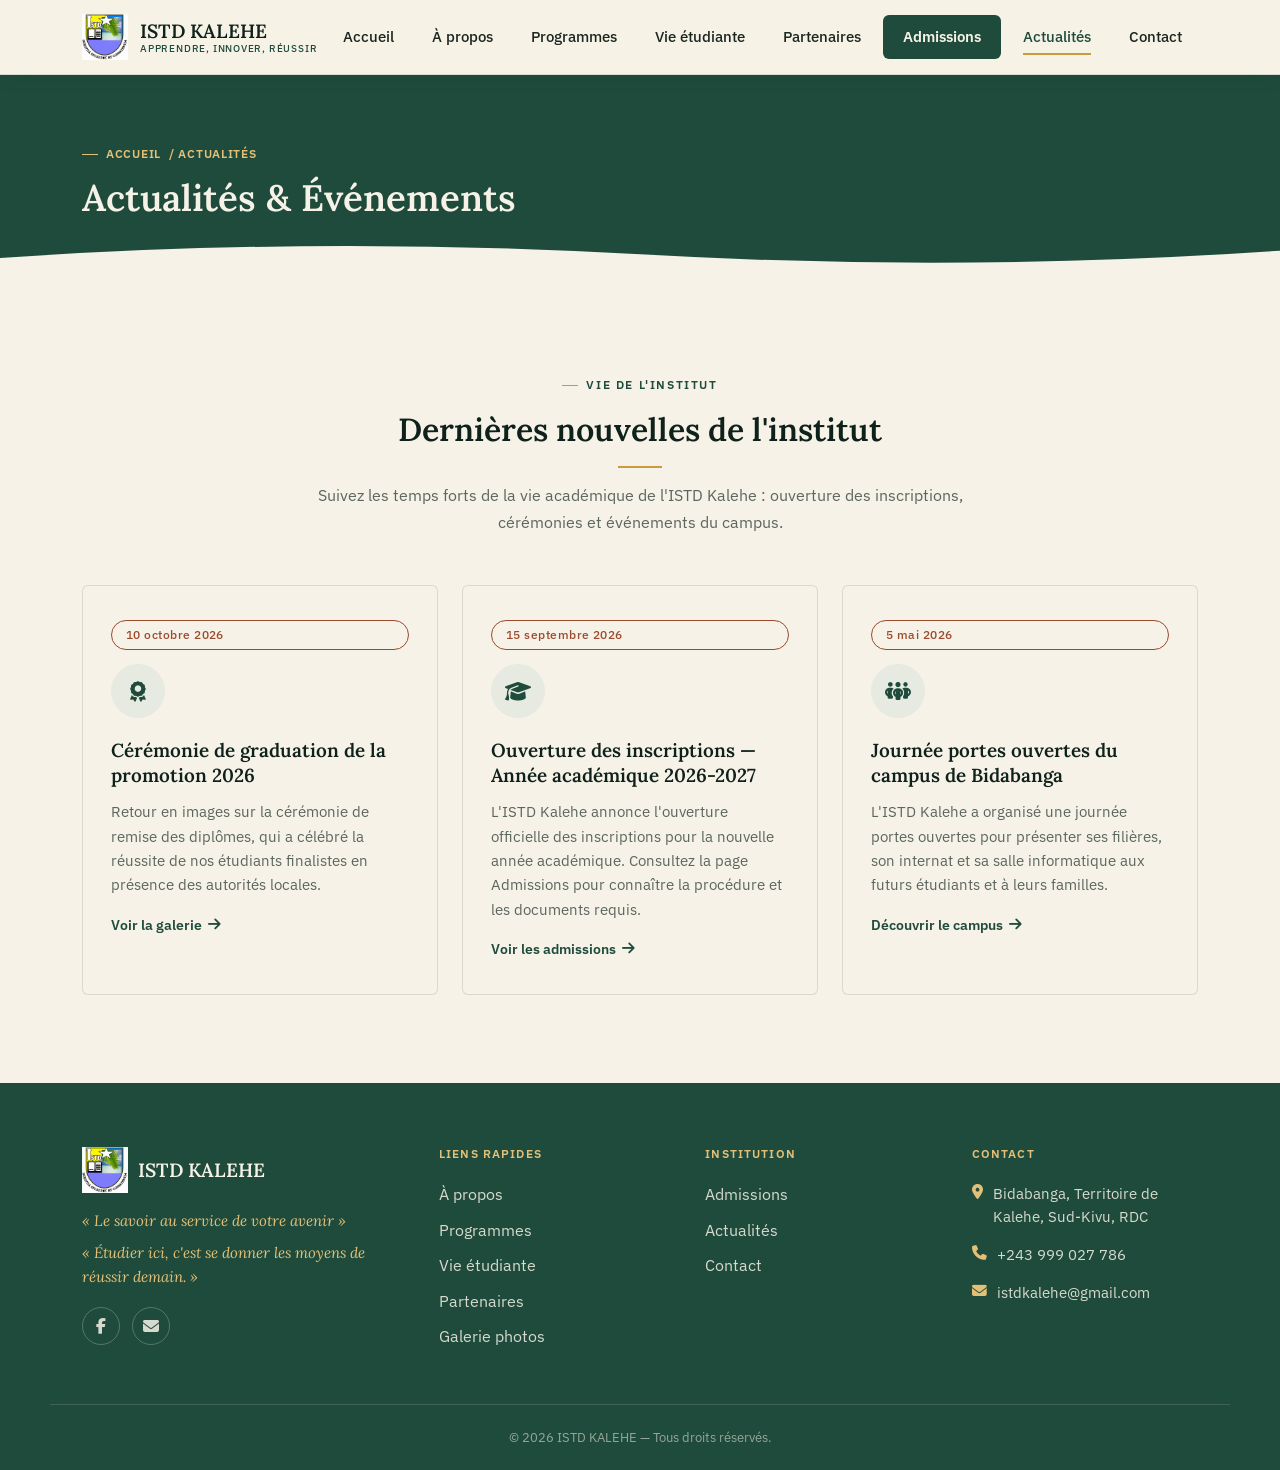
<file: pages/actualites.html>
<!DOCTYPE html>
<html lang="fr">
<head>
  <meta charset="UTF-8">
  <meta name="viewport" content="width=device-width, initial-scale=1.0">
  <title>Actualités & Événements — ISTD Kalehe</title>
  <meta name="description" content="Suivez les actualités, événements et graduations de l'ISTD Kalehe.">

  <link rel="preconnect" href="https://fonts.googleapis.com">
  <link href="https://fonts.googleapis.com/css2?family=Lora:ital,wght@0,400;0,500;0,600;0,700;1,400;1,500&family=IBM+Plex+Sans:wght@400;500;600;700&display=swap" rel="stylesheet">
  <link rel="stylesheet" href="https://cdnjs.cloudflare.com/ajax/libs/font-awesome/6.5.1/css/all.min.css">
  <link rel="icon" type="image/png" href="../images/logo-istd.png">

  <link rel="stylesheet" href="../css/style.css">
  <link rel="stylesheet" href="../css/animations.css">
  <link rel="stylesheet" href="../css/responsive.css">
</head>
<body>

  <!-- ===================== HEADER ===================== -->
  <header class="site-header">
    <div class="container header-inner">
      <a href="../index.html" class="logo-link">
        <img src="../images/logo-istd.png" alt="Logo ISTD Kalehe" class="logo-icon">
        <div class="logo-text-wrap">
          <span class="logo-title">ISTD KALEHE</span>
          <span class="logo-slogan">Apprendre, Innover, Réussir</span>
        </div>
      </a>
      <nav class="main-nav" id="main-nav">
        <ul class="nav-list">
          <li><a href="../index.html" class="nav-link">Accueil</a></li>
          <li><a href="a-propos.html" class="nav-link">À propos</a></li>
          <li><a href="programmes.html" class="nav-link">Programmes</a></li>
          <li><a href="vie-etudiante.html" class="nav-link">Vie étudiante</a></li>
          <li><a href="partenaires.html" class="nav-link">Partenaires</a></li>
          <li><a href="admissions.html" class="nav-link">Admissions</a></li>
          <li><a href="actualites.html" class="nav-link">Actualités</a></li>
          <li><a href="contact.html" class="nav-link">Contact</a></li>
        </ul>
      </nav>
      <button class="hamburger" id="hamburger" aria-label="Ouvrir le menu" aria-expanded="false">
        <span></span><span></span><span></span>
      </button>
    </div>
    <div class="nav-overlay" id="nav-overlay"></div>
  </header>

  <!-- ===================== BANNIÈRE ===================== -->
  <section class="page-banner">
    <div class="container">
      <p class="breadcrumb"><a href="../index.html">Accueil</a> / Actualités</p>
      <h1>Actualités & Événements</h1>
    </div>
    <div class="topo-divider"></div>
  </section>

  <!-- ===================== ARTICLES ===================== -->
  <section class="section">
    <div class="container">
      <div class="section-header reveal">
        <span class="section-tag">Vie de l'institut</span>
        <h2 class="section-title underline-gold">Dernières nouvelles de l'institut</h2>
        <p class="section-subtitle">
          Suivez les temps forts de la vie académique de l'ISTD Kalehe : ouverture des
          inscriptions, cérémonies et événements du campus.
        </p>
      </div>

      <!-- Articles générés dynamiquement depuis content/actualites.json
           (modifiable depuis /admin sans toucher au code) -->
      <div class="card-grid" id="actualites-list">
        <p style="color:var(--text-muted);">Chargement des actualités…</p>
      </div>
    </div>
  </section>

  <!-- ===================== FOOTER ===================== -->
  <footer class="site-footer">
    <div class="container footer-grid">
      <div class="footer-col">
        <div class="footer-logo">
          <img src="../images/logo-istd.png" alt="Logo ISTD Kalehe" class="logo-icon">
          <span class="logo-title">ISTD KALEHE</span>
        </div>
        <p class="footer-signature" data-field="tagline-0">« Le savoir au service de votre avenir »</p>
        <p class="footer-signature" data-field="tagline-1">« Étudier ici, c'est se donner les moyens de réussir demain. »</p>
        <div class="social-links">
          <a href="https://facebook.com/istd.kalehe" target="_blank" rel="noopener" aria-label="Facebook ISTD Kalehe"><i class="fa-brands fa-facebook-f"></i></a>
          <a href="mailto:istdkalehe@gmail.com" aria-label="Email ISTD Kalehe"><i class="fa-solid fa-envelope"></i></a>
        </div>
      </div>
      <div class="footer-col">
        <h4>Liens rapides</h4>
        <ul class="footer-links">
          <li><a href="a-propos.html">À propos</a></li>
          <li><a href="programmes.html">Programmes</a></li>
          <li><a href="vie-etudiante.html">Vie étudiante</a></li>
          <li><a href="partenaires.html">Partenaires</a></li>
          <li><a href="galerie.html">Galerie photos</a></li>
        </ul>
      </div>
      <div class="footer-col">
        <h4>Institution</h4>
        <ul class="footer-links">
          <li><a href="admissions.html">Admissions</a></li>
          <li><a href="actualites.html">Actualités</a></li>
          <li><a href="contact.html">Contact</a></li>
        </ul>
      </div>
      <div class="footer-col">
        <h4>Contact</h4>
        <ul class="footer-contact">
          <li><i class="fa-solid fa-location-dot"></i> <span data-field="address">Bidabanga, Territoire de Kalehe, Sud-Kivu, RDC</span></li>
          <li><i class="fa-solid fa-phone"></i> <span data-field="phone">+243 999 027 786</span></li>
          <li><i class="fa-solid fa-envelope"></i> <span data-field="email">istdkalehe@gmail.com</span></li>
        </ul>
      </div>
    </div>
    <div class="footer-bottom">
      &copy; <span id="current-year"></span> ISTD KALEHE — Tous droits réservés.
    </div>
  </footer>

  <script src="../js/main.js"></script>
  <script src="../js/scroll-animations.js"></script>
  <script src="../js/actualites-loader.js"></script>
  <script src="../js/site-settings-loader.js"></script>
  <script>document.getElementById('current-year').textContent = new Date().getFullYear();</script>
</body>
</html>
</file>
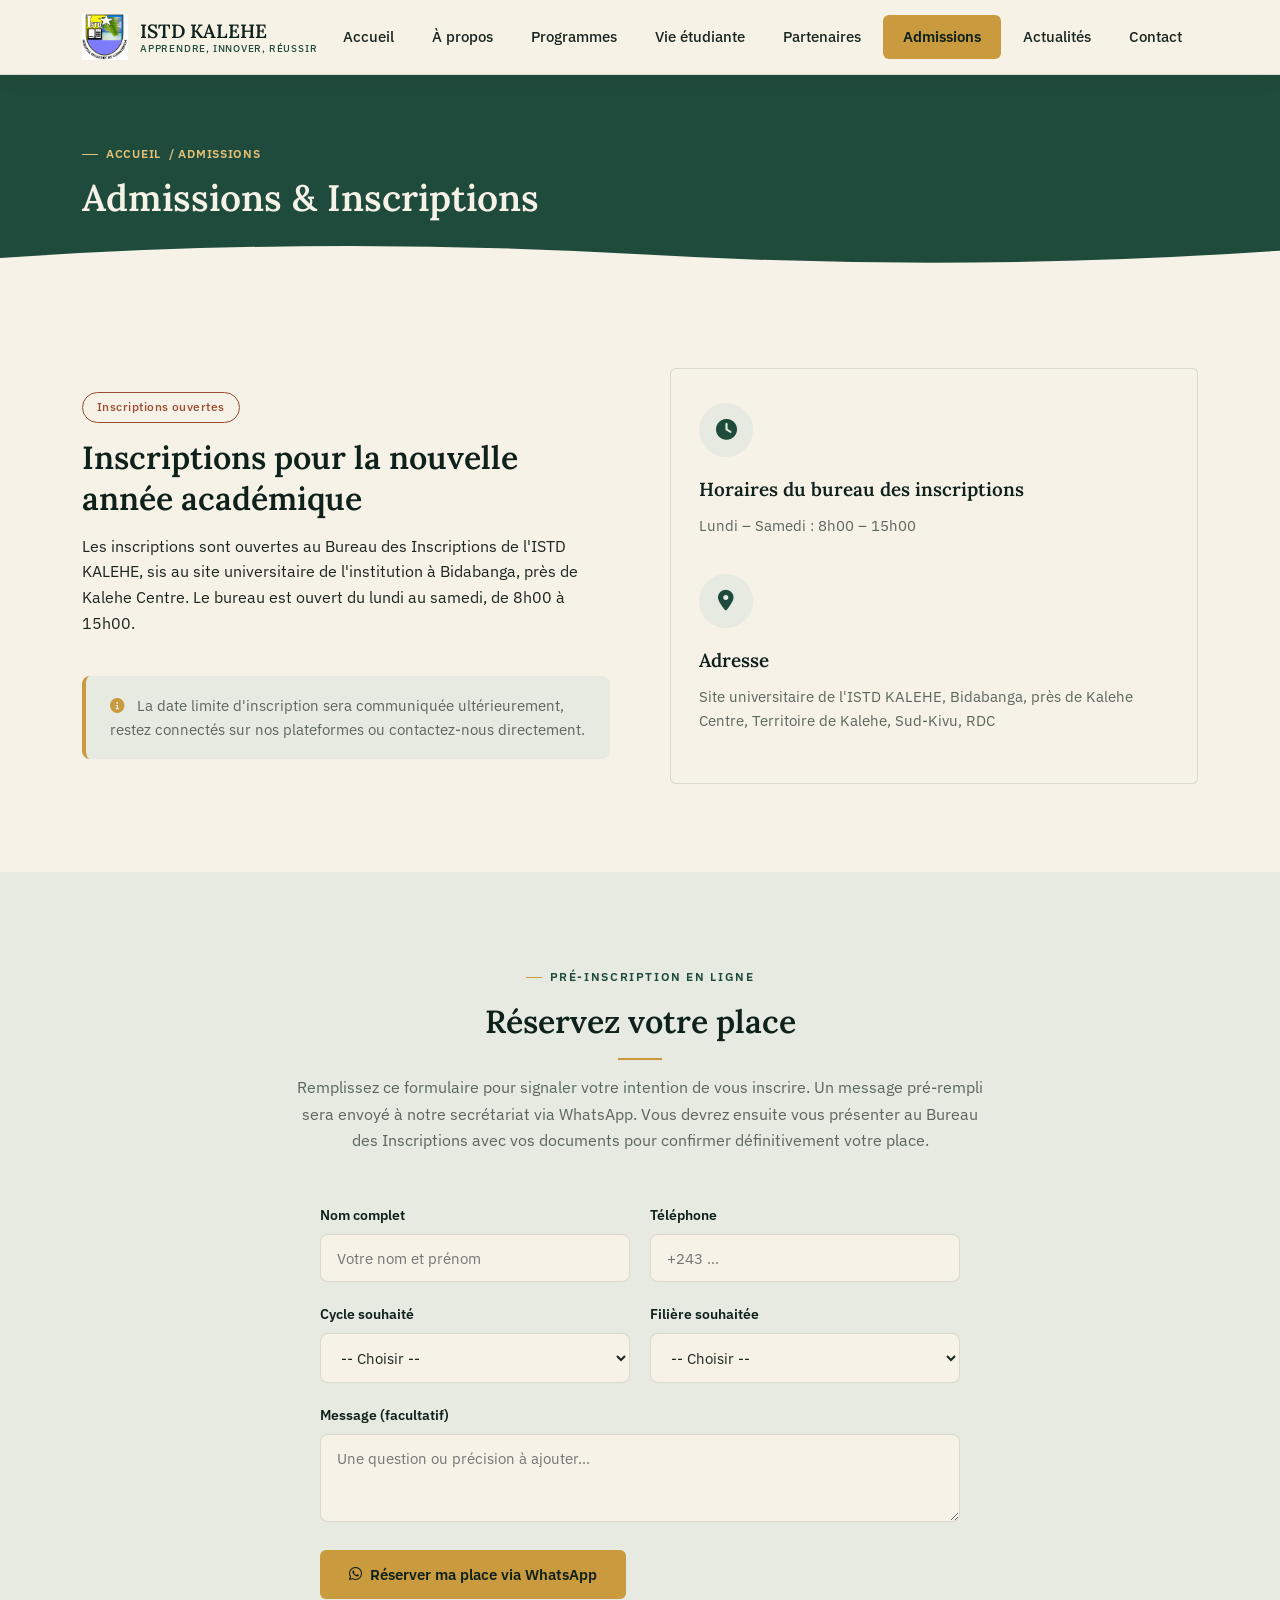
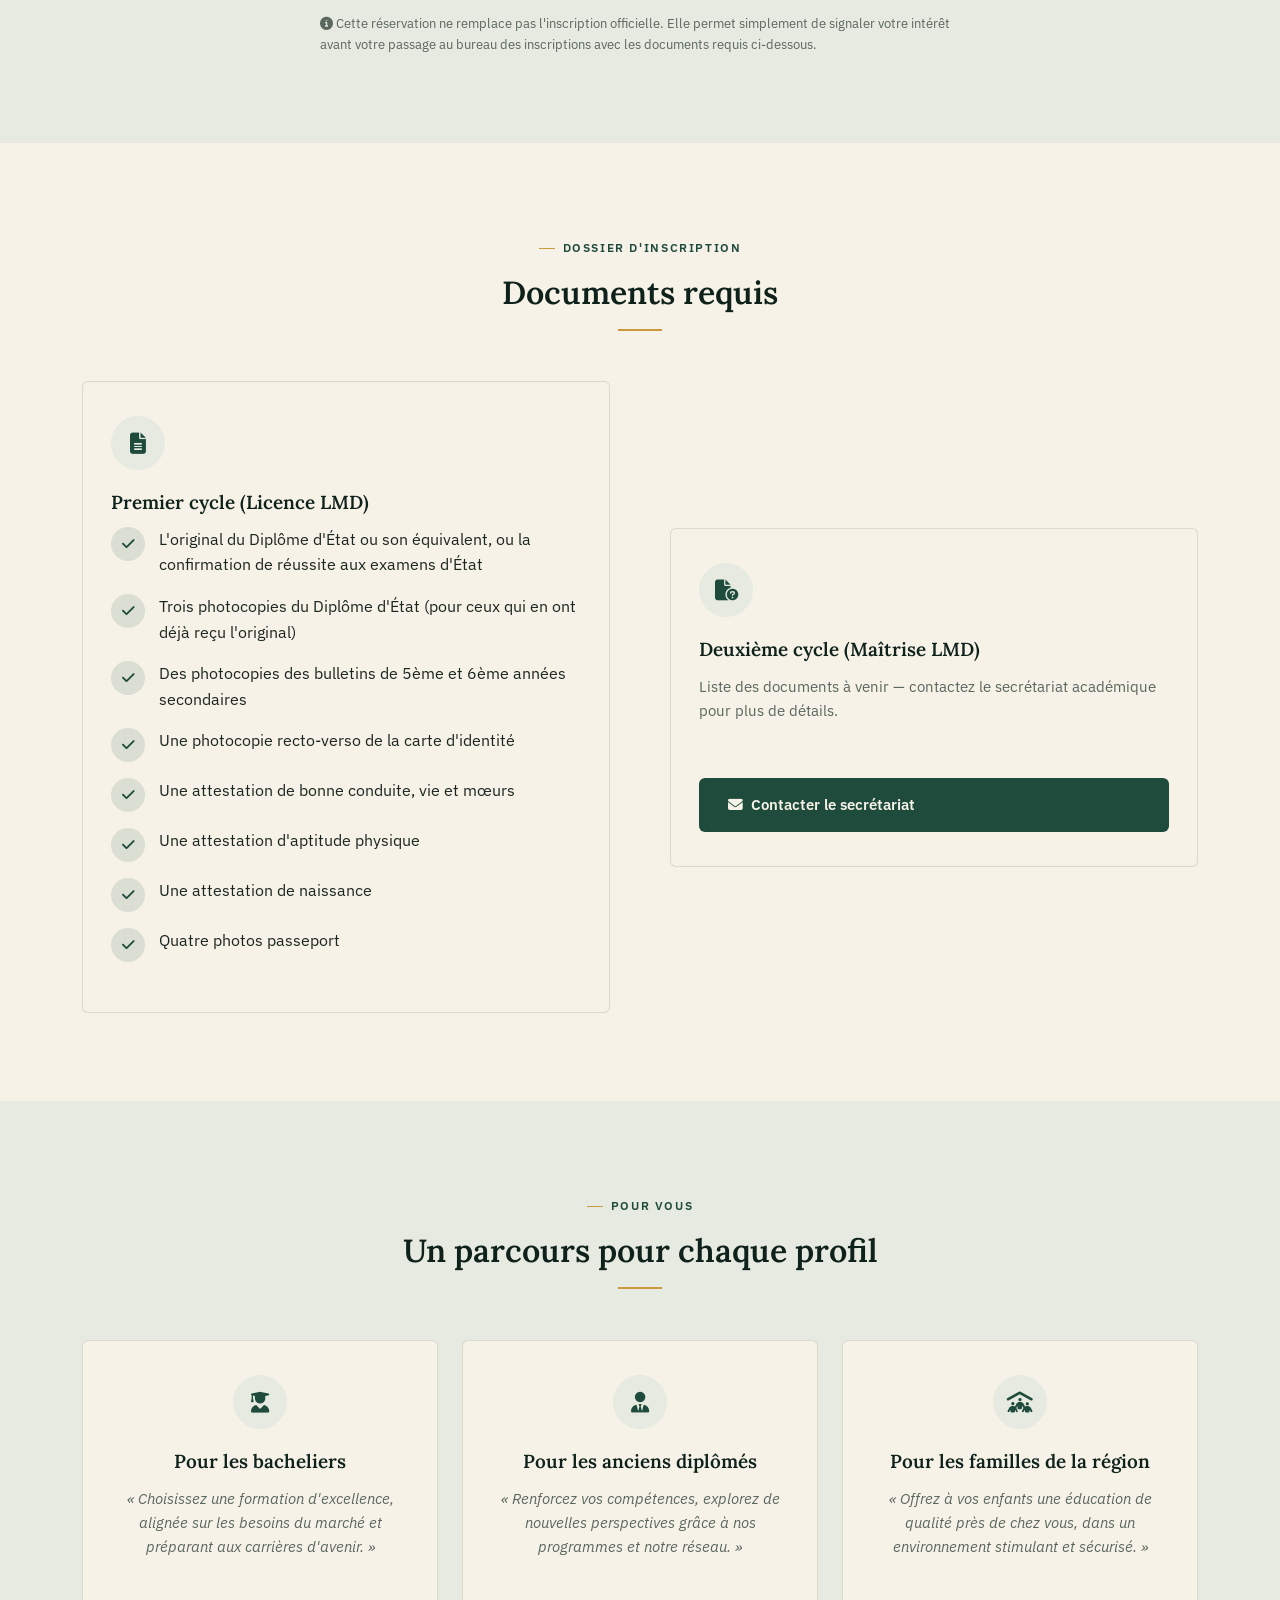
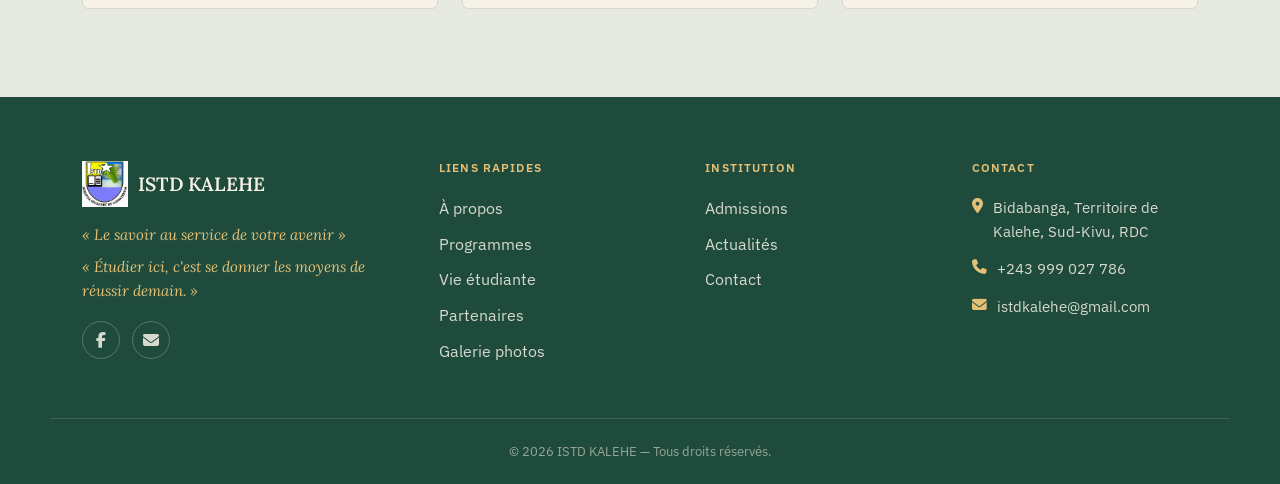
<file: pages/admissions.html>
<!DOCTYPE html>
<html lang="fr">
<head>
  <meta charset="UTF-8">
  <meta name="viewport" content="width=device-width, initial-scale=1.0">
  <title>Admissions & Inscriptions — ISTD Kalehe</title>
  <meta name="description" content="Procédure d'inscription, documents requis et informations pratiques pour rejoindre l'ISTD Kalehe.">

  <link rel="preconnect" href="https://fonts.googleapis.com">
  <link href="https://fonts.googleapis.com/css2?family=Lora:ital,wght@0,400;0,500;0,600;0,700;1,400;1,500&family=IBM+Plex+Sans:wght@400;500;600;700&display=swap" rel="stylesheet">
  <link rel="stylesheet" href="https://cdnjs.cloudflare.com/ajax/libs/font-awesome/6.5.1/css/all.min.css">
  <link rel="icon" type="image/png" href="../images/logo-istd.png">

  <link rel="stylesheet" href="../css/style.css">
  <link rel="stylesheet" href="../css/animations.css">
  <link rel="stylesheet" href="../css/responsive.css">
  <style>
    .reservation-form-group {
      margin-bottom: 20px;
    }
    .reservation-form-group label {
      display: block;
      font-weight: 600;
      font-size: 0.9rem;
      color: var(--navy);
      margin-bottom: 8px;
    }
    .reservation-form-group input,
    .reservation-form-group select,
    .reservation-form-group textarea {
      width: 100%;
      padding: 13px 16px;
      border: 1px solid var(--gray-border);
      border-radius: 8px;
      font-family: var(--font-body);
      font-size: 0.95rem;
      color: var(--text-dark);
      background: var(--white);
      transition: border-color var(--transition), box-shadow var(--transition);
    }
    .reservation-form-group input:focus,
    .reservation-form-group select:focus,
    .reservation-form-group textarea:focus {
      outline: none;
      border-color: var(--gold);
      box-shadow: 0 0 0 3px rgba(245,184,0,0.2);
    }
    .reservation-form-row {
      display: grid;
      grid-template-columns: 1fr 1fr;
      gap: 20px;
    }
    @media (max-width: 640px) {
      .reservation-form-row {
        grid-template-columns: 1fr;
      }
    }
  </style>
</head>
<body data-content="admissions">

  <!-- ===================== HEADER ===================== -->
  <header class="site-header">
    <div class="container header-inner">
      <a href="../index.html" class="logo-link">
        <img src="../images/logo-istd.png" alt="Logo ISTD Kalehe" class="logo-icon">
        <div class="logo-text-wrap">
          <span class="logo-title">ISTD KALEHE</span>
          <span class="logo-slogan">Apprendre, Innover, Réussir</span>
        </div>
      </a>
      <nav class="main-nav" id="main-nav">
        <ul class="nav-list">
          <li><a href="../index.html" class="nav-link">Accueil</a></li>
          <li><a href="a-propos.html" class="nav-link">À propos</a></li>
          <li><a href="programmes.html" class="nav-link">Programmes</a></li>
          <li><a href="vie-etudiante.html" class="nav-link">Vie étudiante</a></li>
          <li><a href="partenaires.html" class="nav-link">Partenaires</a></li>
          <li><a href="admissions.html" class="nav-link">Admissions</a></li>
          <li><a href="actualites.html" class="nav-link">Actualités</a></li>
          <li><a href="contact.html" class="nav-link">Contact</a></li>
        </ul>
      </nav>
      <button class="hamburger" id="hamburger" aria-label="Ouvrir le menu" aria-expanded="false">
        <span></span><span></span><span></span>
      </button>
    </div>
    <div class="nav-overlay" id="nav-overlay"></div>
  </header>

  <!-- ===================== BANNIÈRE ===================== -->
  <section class="page-banner">
    <div class="container">
      <p class="breadcrumb"><a href="../index.html">Accueil</a> / Admissions</p>
      <h1 data-field="banner.title">Admissions & Inscriptions</h1>
    </div>
    <div class="topo-divider"></div>
  </section>

  <!-- ===================== INFOS PRATIQUES ===================== -->
  <section class="section">
    <div class="container">
      <div class="two-col">
        <div class="reveal-left">
          <span class="tag-pill" data-field="intro.tag">Inscriptions ouvertes</span>
          <h2 class="section-title" data-field="intro.title">Inscriptions pour la nouvelle année académique</h2>
          <p class="mb-40" data-field="intro.text">
            Les inscriptions sont ouvertes au Bureau des Inscriptions de l'ISTD KALEHE, sis au site
            universitaire de l'institution à Bidabanga, près de Kalehe Centre. Le bureau est ouvert
            du lundi au samedi, de 8h00 à 15h00.
          </p>
          <div style="background:var(--gray-bg); border-left:4px solid var(--gold); padding:18px 24px; border-radius:8px;">
            <p style="color:var(--text-muted); font-size:0.92rem;">
              <i class="fa-solid fa-circle-info" style="color:var(--gold-dark); margin-right:8px;"></i>
              <span data-field="intro.note">La date limite d'inscription sera communiquée ultérieurement, restez connectés sur nos
              plateformes ou contactez-nous directement.</span>
            </p>
          </div>
        </div>
        <div class="reveal-right">
          <div class="card">
            <div class="card-icon"><i class="fa-solid fa-clock"></i></div>
            <h3 class="card-title" data-field="office_card.hours_title">Horaires du bureau des inscriptions</h3>
            <p class="card-text" data-field="office_card.hours_text">Lundi – Samedi : 8h00 – 15h00</p>
            <div class="card-icon" style="margin-top:20px;"><i class="fa-solid fa-location-dot"></i></div>
            <h3 class="card-title" data-field="office_card.address_title">Adresse</h3>
            <p class="card-text" data-field="office_card.address_text">Site universitaire de l'ISTD KALEHE, Bidabanga, près de Kalehe Centre, Territoire de Kalehe, Sud-Kivu, RDC</p>
          </div>
        </div>
      </div>
    </div>
  </section>

  <!-- ===================== RÉSERVATION DE PLACE ===================== -->
  <section class="section section-alt">
    <div class="container">
      <div class="section-header reveal">
        <span class="section-tag" data-field="reservation.tag">Pré-inscription en ligne</span>
        <h2 class="section-title underline-gold" data-field="reservation.title">Réservez votre place</h2>
        <p class="section-subtitle" data-field="reservation.subtitle">
          Remplissez ce formulaire pour signaler votre intention de vous inscrire. Un message
          pré-rempli sera envoyé à notre secrétariat via WhatsApp. Vous devrez ensuite vous présenter
          au Bureau des Inscriptions avec vos documents pour confirmer définitivement votre place.
        </p>
      </div>

      <div class="reveal" style="max-width:640px; margin:0 auto;">
        <form id="reservation-form">
          <div class="reservation-form-row">
            <div class="reservation-form-group">
              <label for="rf-name">Nom complet</label>
              <input type="text" id="rf-name" name="name" required placeholder="Votre nom et prénom">
            </div>
            <div class="reservation-form-group">
              <label for="rf-phone">Téléphone</label>
              <input type="tel" id="rf-phone" name="phone" required placeholder="+243 ...">
            </div>
          </div>

          <div class="reservation-form-row">
            <div class="reservation-form-group">
              <label for="rf-cycle">Cycle souhaité</label>
              <select id="rf-cycle" name="cycle" required>
                <option value="">-- Choisir --</option>
                <option value="Licence LMD (1er cycle)">Licence LMD (1er cycle)</option>
                <option value="Maîtrise LMD (2e cycle)">Maîtrise LMD (2e cycle)</option>
              </select>
            </div>
            <div class="reservation-form-group">
              <label for="rf-filiere">Filière souhaitée</label>
              <select id="rf-filiere" name="filiere" required>
                <option value="">-- Choisir --</option>
                <option value="Techniques Agricoles">Techniques Agricoles</option>
                <option value="Développement Rural">Développement Rural</option>
                <option value="Environnement et Développement Durable">Environnement et Développement Durable</option>
                <option value="Gestion des entreprises">Gestion des entreprises</option>
                <option value="Organisation sociale">Organisation sociale</option>
                <option value="Production végétale">Production végétale</option>
                <option value="Je ne sais pas encore">Je ne sais pas encore</option>
              </select>
            </div>
          </div>

          <div class="reservation-form-group">
            <label for="rf-message">Message (facultatif)</label>
            <textarea id="rf-message" name="message" rows="3" placeholder="Une question ou précision à ajouter..."></textarea>
          </div>

          <button type="submit" class="btn btn-primary"><i class="fa-brands fa-whatsapp"></i> Réserver ma place via WhatsApp</button>
        </form>
        <p style="color:var(--text-muted); font-size:0.82rem; margin-top:14px;">
          <i class="fa-solid fa-circle-info"></i> <span data-field="reservation.disclaimer">Cette réservation ne remplace pas l'inscription
          officielle. Elle permet simplement de signaler votre intérêt avant votre passage au bureau
          des inscriptions avec les documents requis ci-dessous.</span>
        </p>
      </div>
    </div>
  </section>

  <!-- ===================== DOCUMENTS REQUIS ===================== -->
  <section class="section">
    <div class="container">
      <div class="section-header reveal">
        <span class="section-tag" data-field="documents.tag">Dossier d'inscription</span>
        <h2 class="section-title underline-gold" data-field="documents.title">Documents requis</h2>
      </div>

      <div class="two-col">
        <div class="card reveal-left">
          <div class="card-icon"><i class="fa-solid fa-file-lines"></i></div>
          <h3 class="card-title" data-field="documents.cycle1.title">Premier cycle (Licence LMD)</h3>
          <ul class="icon-list check">
            <li><i class="fa-solid fa-check"></i> <span data-field="documents.cycle1.items.0">L'original du Diplôme d'État ou son équivalent, ou la confirmation de réussite aux examens d'État</span></li>
            <li><i class="fa-solid fa-check"></i> <span data-field="documents.cycle1.items.1">Trois photocopies du Diplôme d'État (pour ceux qui en ont déjà reçu l'original)</span></li>
            <li><i class="fa-solid fa-check"></i> <span data-field="documents.cycle1.items.2">Des photocopies des bulletins de 5ème et 6ème années secondaires</span></li>
            <li><i class="fa-solid fa-check"></i> <span data-field="documents.cycle1.items.3">Une photocopie recto-verso de la carte d'identité</span></li>
            <li><i class="fa-solid fa-check"></i> <span data-field="documents.cycle1.items.4">Une attestation de bonne conduite, vie et mœurs</span></li>
            <li><i class="fa-solid fa-check"></i> <span data-field="documents.cycle1.items.5">Une attestation d'aptitude physique</span></li>
            <li><i class="fa-solid fa-check"></i> <span data-field="documents.cycle1.items.6">Une attestation de naissance</span></li>
            <li><i class="fa-solid fa-check"></i> <span data-field="documents.cycle1.items.7">Quatre photos passeport</span></li>
          </ul>
        </div>

        <div class="card reveal-right">
          <div class="card-icon"><i class="fa-solid fa-file-circle-question"></i></div>
          <h3 class="card-title" data-field="documents.cycle2.title">Deuxième cycle (Maîtrise LMD)</h3>
          <p class="card-text" data-field="documents.cycle2.text">
            Liste des documents à venir — contactez le secrétariat académique pour plus de détails.
          </p>
          <a href="contact.html" class="btn btn-navy mt-40"><i class="fa-solid fa-envelope"></i> <span data-field="documents.cycle2.link_text">Contacter le secrétariat</span></a>
        </div>
      </div>
    </div>
  </section>

  <!-- ===================== PROFILS CANDIDATS ===================== -->
  <section class="section section-alt">
    <div class="container">
      <div class="section-header reveal">
        <span class="section-tag" data-field="profiles.tag">Pour vous</span>
        <h2 class="section-title underline-gold" data-field="profiles.title">Un parcours pour chaque profil</h2>
      </div>

      <div class="card-grid">
        <div class="card reveal text-center">
          <div class="card-icon" style="margin:0 auto 20px;"><i class="fa-solid fa-user-graduate"></i></div>
          <h3 class="card-title" data-field="profiles.cards.0.title">Pour les bacheliers</h3>
          <p class="card-text" style="font-style:italic;" data-field="profiles.cards.0.quote">
            « Choisissez une formation d'excellence, alignée sur les besoins du marché et préparant aux carrières d'avenir. »
          </p>
        </div>
        <div class="card reveal text-center">
          <div class="card-icon" style="margin:0 auto 20px;"><i class="fa-solid fa-user-tie"></i></div>
          <h3 class="card-title" data-field="profiles.cards.1.title">Pour les anciens diplômés</h3>
          <p class="card-text" style="font-style:italic;" data-field="profiles.cards.1.quote">
            « Renforcez vos compétences, explorez de nouvelles perspectives grâce à nos programmes et notre réseau. »
          </p>
        </div>
        <div class="card reveal text-center">
          <div class="card-icon" style="margin:0 auto 20px;"><i class="fa-solid fa-people-roof"></i></div>
          <h3 class="card-title" data-field="profiles.cards.2.title">Pour les familles de la région</h3>
          <p class="card-text" style="font-style:italic;" data-field="profiles.cards.2.quote">
            « Offrez à vos enfants une éducation de qualité près de chez vous, dans un environnement stimulant et sécurisé. »
          </p>
        </div>
      </div>
    </div>
  </section>

  <!-- ===================== FOOTER ===================== -->
  <footer class="site-footer">
    <div class="container footer-grid">
      <div class="footer-col">
        <div class="footer-logo">
          <img src="../images/logo-istd.png" alt="Logo ISTD Kalehe" class="logo-icon">
          <span class="logo-title">ISTD KALEHE</span>
        </div>
        <p class="footer-signature" data-field="tagline-0">« Le savoir au service de votre avenir »</p>
        <p class="footer-signature" data-field="tagline-1">« Étudier ici, c'est se donner les moyens de réussir demain. »</p>
        <div class="social-links">
          <a href="https://facebook.com/istd.kalehe" target="_blank" rel="noopener" aria-label="Facebook ISTD Kalehe"><i class="fa-brands fa-facebook-f"></i></a>
          <a href="mailto:istdkalehe@gmail.com" aria-label="Email ISTD Kalehe"><i class="fa-solid fa-envelope"></i></a>
        </div>
      </div>
      <div class="footer-col">
        <h4>Liens rapides</h4>
        <ul class="footer-links">
          <li><a href="a-propos.html">À propos</a></li>
          <li><a href="programmes.html">Programmes</a></li>
          <li><a href="vie-etudiante.html">Vie étudiante</a></li>
          <li><a href="partenaires.html">Partenaires</a></li>
          <li><a href="galerie.html">Galerie photos</a></li>
        </ul>
      </div>
      <div class="footer-col">
        <h4>Institution</h4>
        <ul class="footer-links">
          <li><a href="admissions.html">Admissions</a></li>
          <li><a href="actualites.html">Actualités</a></li>
          <li><a href="contact.html">Contact</a></li>
        </ul>
      </div>
      <div class="footer-col">
        <h4>Contact</h4>
        <ul class="footer-contact">
          <li><i class="fa-solid fa-location-dot"></i> <span data-field="address">Bidabanga, Territoire de Kalehe, Sud-Kivu, RDC</span></li>
          <li><i class="fa-solid fa-phone"></i> <span data-field="phone">+243 999 027 786</span></li>
          <li><i class="fa-solid fa-envelope"></i> <span data-field="email">istdkalehe@gmail.com</span></li>
        </ul>
      </div>
    </div>
    <div class="footer-bottom">
      &copy; <span id="current-year"></span> ISTD KALEHE — Tous droits réservés.
    </div>
  </footer>

  <script src="../js/main.js"></script>
  <script src="../js/scroll-animations.js"></script>
  <script src="../js/site-settings-loader.js"></script>
  <script src="../js/page-content-loader.js"></script>
  <script src="../js/reservation-form.js"></script>
  <script>document.getElementById('current-year').textContent = new Date().getFullYear();</script>
</body>
</html>
</file>
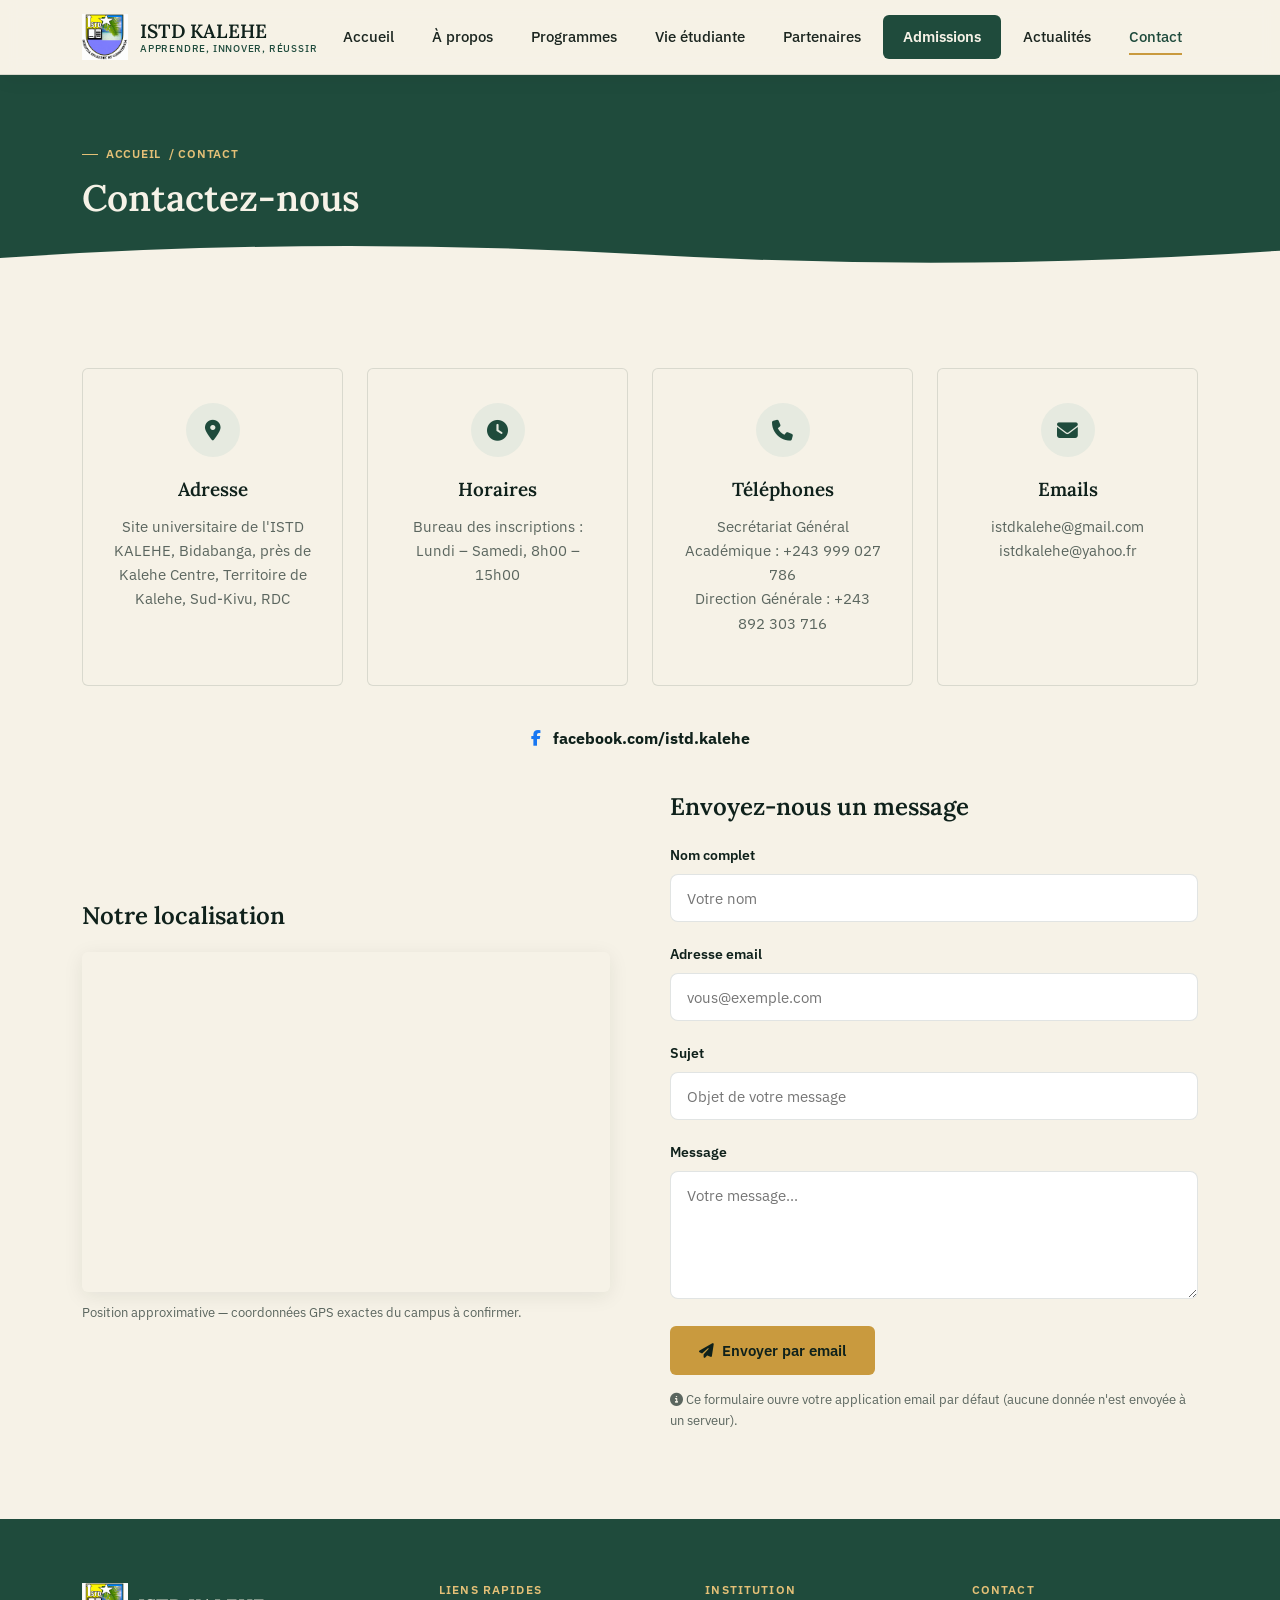
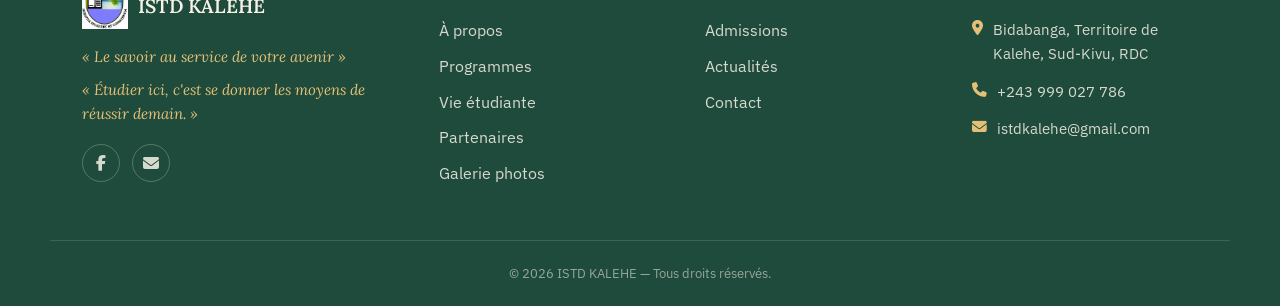
<file: pages/contact.html>
<!DOCTYPE html>
<html lang="fr">
<head>
  <meta charset="UTF-8">
  <meta name="viewport" content="width=device-width, initial-scale=1.0">
  <title>Contact — ISTD Kalehe</title>
  <meta name="description" content="Contactez l'ISTD Kalehe : adresse, téléphones, emails, Facebook et formulaire de contact.">

  <link rel="preconnect" href="https://fonts.googleapis.com">
  <link href="https://fonts.googleapis.com/css2?family=Lora:ital,wght@0,400;0,500;0,600;0,700;1,400;1,500&family=IBM+Plex+Sans:wght@400;500;600;700&display=swap" rel="stylesheet">
  <link rel="stylesheet" href="https://cdnjs.cloudflare.com/ajax/libs/font-awesome/6.5.1/css/all.min.css">
  <link rel="icon" type="image/png" href="../images/logo-istd.png">

  <link rel="stylesheet" href="../css/style.css">
  <link rel="stylesheet" href="../css/animations.css">
  <link rel="stylesheet" href="../css/responsive.css">
  <style>
    .contact-form-group {
      margin-bottom: 20px;
    }
    .contact-form-group label {
      display: block;
      font-weight: 600;
      font-size: 0.9rem;
      color: var(--navy);
      margin-bottom: 8px;
    }
    .contact-form-group input,
    .contact-form-group textarea {
      width: 100%;
      padding: 13px 16px;
      border: 1px solid var(--gray-border);
      border-radius: 8px;
      font-family: var(--font-body);
      font-size: 0.95rem;
      color: var(--text-dark);
      transition: border-color var(--transition), box-shadow var(--transition);
    }
    .contact-form-group input:focus,
    .contact-form-group textarea:focus {
      outline: none;
      border-color: var(--gold);
      box-shadow: 0 0 0 3px rgba(245,184,0,0.2);
    }
    .map-wrap {
      border-radius: var(--radius);
      overflow: hidden;
      box-shadow: var(--shadow);
      line-height: 0;
    }
    .map-wrap iframe {
      width: 100%;
      height: 340px;
      border: 0;
    }
  </style>
</head>
<body data-content="contact">

  <!-- ===================== HEADER ===================== -->
  <header class="site-header">
    <div class="container header-inner">
      <a href="../index.html" class="logo-link">
        <img src="../images/logo-istd.png" alt="Logo ISTD Kalehe" class="logo-icon">
        <div class="logo-text-wrap">
          <span class="logo-title">ISTD KALEHE</span>
          <span class="logo-slogan">Apprendre, Innover, Réussir</span>
        </div>
      </a>
      <nav class="main-nav" id="main-nav">
        <ul class="nav-list">
          <li><a href="../index.html" class="nav-link">Accueil</a></li>
          <li><a href="a-propos.html" class="nav-link">À propos</a></li>
          <li><a href="programmes.html" class="nav-link">Programmes</a></li>
          <li><a href="vie-etudiante.html" class="nav-link">Vie étudiante</a></li>
          <li><a href="partenaires.html" class="nav-link">Partenaires</a></li>
          <li><a href="admissions.html" class="nav-link">Admissions</a></li>
          <li><a href="actualites.html" class="nav-link">Actualités</a></li>
          <li><a href="contact.html" class="nav-link">Contact</a></li>
        </ul>
      </nav>
      <button class="hamburger" id="hamburger" aria-label="Ouvrir le menu" aria-expanded="false">
        <span></span><span></span><span></span>
      </button>
    </div>
    <div class="nav-overlay" id="nav-overlay"></div>
  </header>

  <!-- ===================== BANNIÈRE ===================== -->
  <section class="page-banner">
    <div class="container">
      <p class="breadcrumb"><a href="../index.html">Accueil</a> / Contact</p>
      <h1 data-field="banner.title">Contactez-nous</h1>
    </div>
    <div class="topo-divider"></div>
  </section>

  <!-- ===================== COORDONNÉES ===================== -->
  <section class="section">
    <div class="container">
      <div class="card-grid mb-40">
        <div class="card reveal text-center">
          <div class="card-icon" style="margin:0 auto 20px;"><i class="fa-solid fa-location-dot"></i></div>
          <h3 class="card-title">Adresse</h3>
          <p class="card-text" data-field="cards.address">Site universitaire de l'ISTD KALEHE, Bidabanga, près de Kalehe Centre, Territoire de Kalehe, Sud-Kivu, RDC</p>
        </div>
        <div class="card reveal text-center">
          <div class="card-icon" style="margin:0 auto 20px;"><i class="fa-solid fa-clock"></i></div>
          <h3 class="card-title">Horaires</h3>
          <p class="card-text" data-field="cards.hours">Bureau des inscriptions : Lundi – Samedi, 8h00 – 15h00</p>
        </div>
        <div class="card reveal text-center">
          <div class="card-icon" style="margin:0 auto 20px;"><i class="fa-solid fa-phone"></i></div>
          <h3 class="card-title">Téléphones</h3>
          <p class="card-text">
            <span data-field="cards.phone_1">Secrétariat Général Académique : +243 999 027 786</span><br>
            <span data-field="cards.phone_2">Direction Générale : +243 892 303 716</span>
          </p>
        </div>
        <div class="card reveal text-center">
          <div class="card-icon" style="margin:0 auto 20px;"><i class="fa-solid fa-envelope"></i></div>
          <h3 class="card-title">Emails</h3>
          <p class="card-text">
            <span data-field="cards.email_1">istdkalehe@gmail.com</span><br>
            <span data-field="cards.email_2">istdkalehe@yahoo.fr</span>
          </p>
        </div>
      </div>

      <p class="text-center mb-40">
        <a href="https://facebook.com/istd.kalehe" target="_blank" rel="noopener" style="color:var(--navy); font-weight:700;">
          <i class="fa-brands fa-facebook-f" style="color:#1877F2; margin-right:8px;"></i> facebook.com/istd.kalehe
        </a>
      </p>

      <!-- ===================== CARTE + FORMULAIRE ===================== -->
      <div class="two-col">
        <div class="reveal-left">
          <h2 class="section-title" style="font-size:1.5rem; margin-bottom:20px;">Notre localisation</h2>
          <div class="map-wrap">
            <iframe
              src="https://www.google.com/maps?q=Kalehe,Sud-Kivu,RDC&output=embed"
              loading="lazy"
              referrerpolicy="no-referrer-when-downgrade"
              title="Carte — ISTD Kalehe, Bidabanga, Sud-Kivu">
            </iframe>
          </div>
          <p style="color:var(--text-muted); font-size:0.82rem; margin-top:10px;" data-field="map_note">
            Position approximative — coordonnées GPS exactes du campus à confirmer.
          </p>
        </div>

        <div class="reveal-right">
          <h2 class="section-title" style="font-size:1.5rem; margin-bottom:20px;">Envoyez-nous un message</h2>
          <form id="contact-form">
            <div class="contact-form-group">
              <label for="cf-name">Nom complet</label>
              <input type="text" id="cf-name" name="name" required placeholder="Votre nom">
            </div>
            <div class="contact-form-group">
              <label for="cf-email">Adresse email</label>
              <input type="email" id="cf-email" name="email" required placeholder="vous@exemple.com">
            </div>
            <div class="contact-form-group">
              <label for="cf-subject">Sujet</label>
              <input type="text" id="cf-subject" name="subject" required placeholder="Objet de votre message">
            </div>
            <div class="contact-form-group">
              <label for="cf-message">Message</label>
              <textarea id="cf-message" name="message" rows="5" required placeholder="Votre message..."></textarea>
            </div>
            <button type="submit" class="btn btn-primary"><i class="fa-solid fa-paper-plane"></i> Envoyer par email</button>
          </form>
          <p style="color:var(--text-muted); font-size:0.82rem; margin-top:14px;">
            <i class="fa-solid fa-circle-info"></i> <span data-field="form_note">Ce formulaire ouvre votre application email par défaut
            (aucune donnée n'est envoyée à un serveur).</span>
          </p>
        </div>
      </div>
    </div>
  </section>

  <!-- ===================== FOOTER ===================== -->
  <footer class="site-footer">
    <div class="container footer-grid">
      <div class="footer-col">
        <div class="footer-logo">
          <img src="../images/logo-istd.png" alt="Logo ISTD Kalehe" class="logo-icon">
          <span class="logo-title">ISTD KALEHE</span>
        </div>
        <p class="footer-signature" data-field="tagline-0">« Le savoir au service de votre avenir »</p>
        <p class="footer-signature" data-field="tagline-1">« Étudier ici, c'est se donner les moyens de réussir demain. »</p>
        <div class="social-links">
          <a href="https://facebook.com/istd.kalehe" target="_blank" rel="noopener" aria-label="Facebook ISTD Kalehe"><i class="fa-brands fa-facebook-f"></i></a>
          <a href="mailto:istdkalehe@gmail.com" aria-label="Email ISTD Kalehe"><i class="fa-solid fa-envelope"></i></a>
        </div>
      </div>
      <div class="footer-col">
        <h4>Liens rapides</h4>
        <ul class="footer-links">
          <li><a href="a-propos.html">À propos</a></li>
          <li><a href="programmes.html">Programmes</a></li>
          <li><a href="vie-etudiante.html">Vie étudiante</a></li>
          <li><a href="partenaires.html">Partenaires</a></li>
          <li><a href="galerie.html">Galerie photos</a></li>
        </ul>
      </div>
      <div class="footer-col">
        <h4>Institution</h4>
        <ul class="footer-links">
          <li><a href="admissions.html">Admissions</a></li>
          <li><a href="actualites.html">Actualités</a></li>
          <li><a href="contact.html">Contact</a></li>
        </ul>
      </div>
      <div class="footer-col">
        <h4>Contact</h4>
        <ul class="footer-contact">
          <li><i class="fa-solid fa-location-dot"></i> <span data-field="address">Bidabanga, Territoire de Kalehe, Sud-Kivu, RDC</span></li>
          <li><i class="fa-solid fa-phone"></i> <span data-field="phone">+243 999 027 786</span></li>
          <li><i class="fa-solid fa-envelope"></i> <span data-field="email">istdkalehe@gmail.com</span></li>
        </ul>
      </div>
    </div>
    <div class="footer-bottom">
      &copy; <span id="current-year"></span> ISTD KALEHE — Tous droits réservés.
    </div>
  </footer>

  <script src="../js/main.js"></script>
  <script src="../js/scroll-animations.js"></script>
  <script src="../js/site-settings-loader.js"></script>
  <script src="../js/page-content-loader.js"></script>
  <script src="../js/contact-form.js"></script>
  <script>document.getElementById('current-year').textContent = new Date().getFullYear();</script>
</body>
</html>
</file>
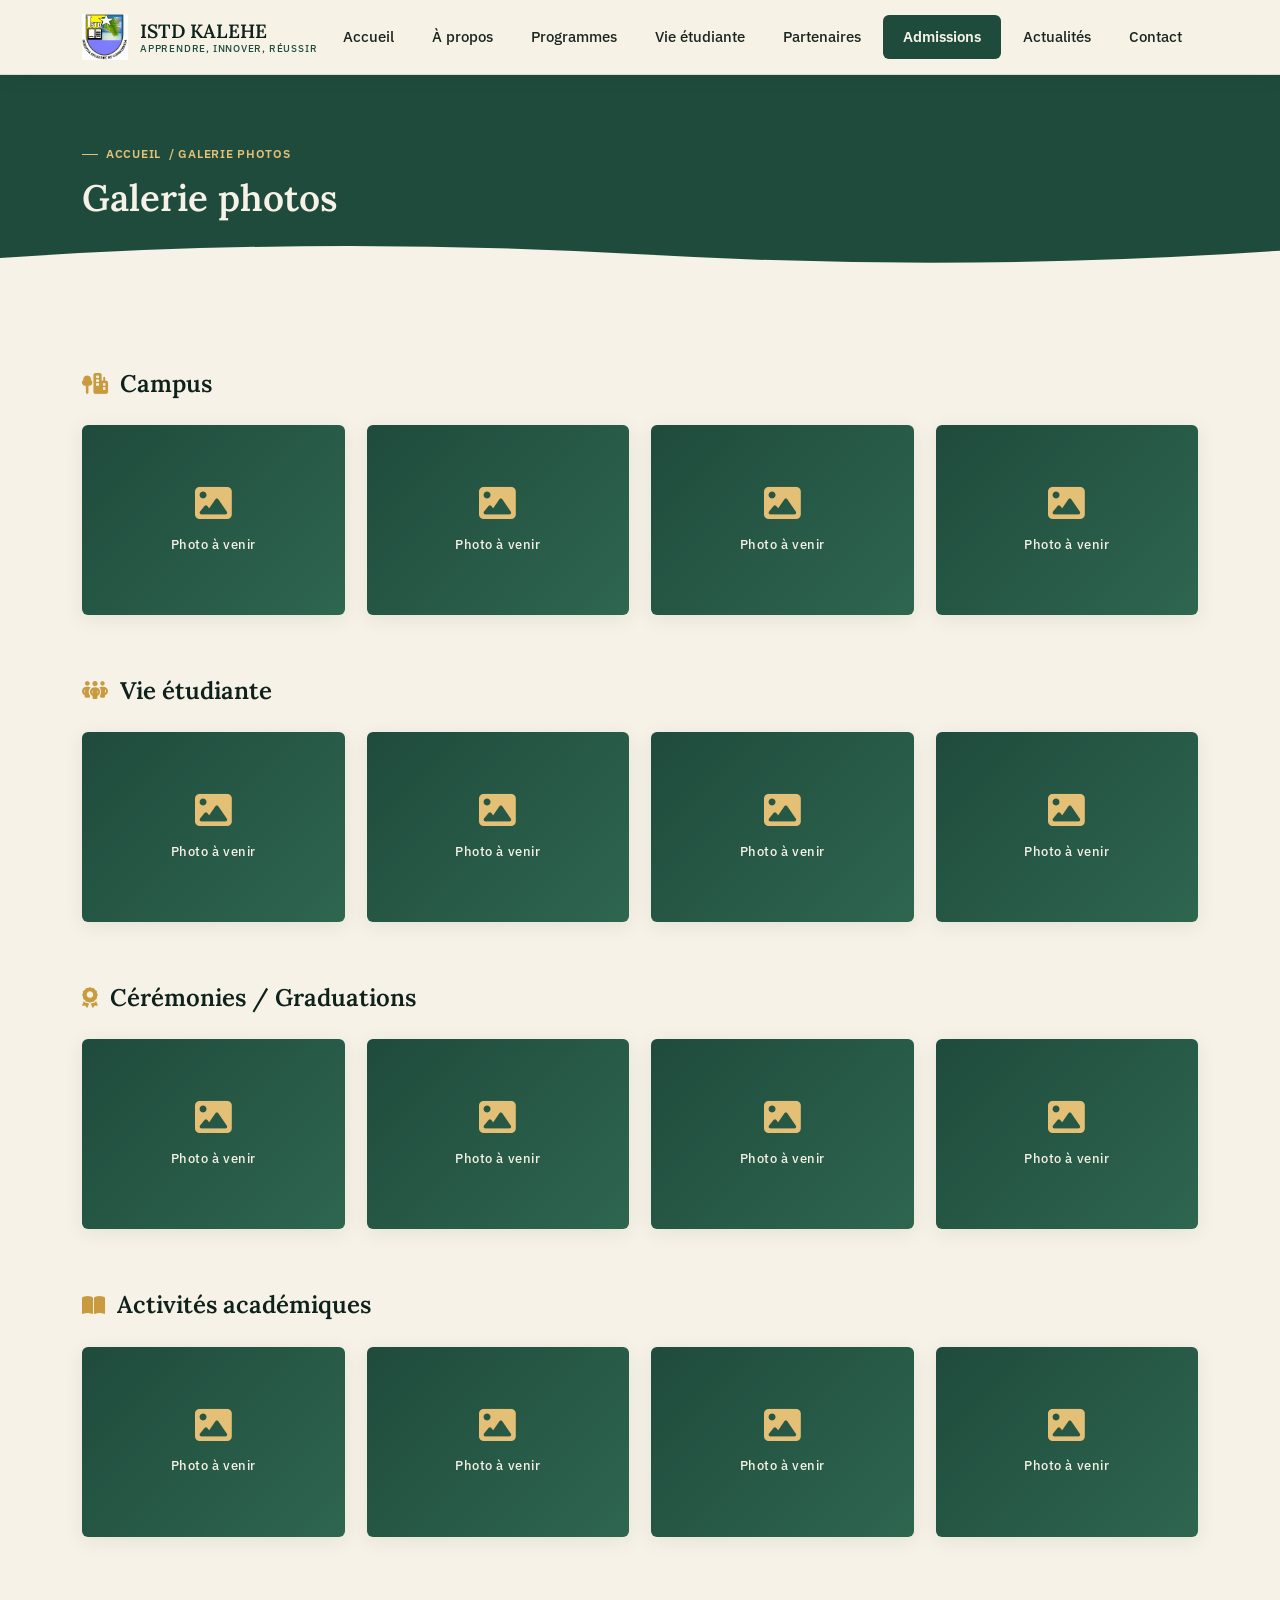
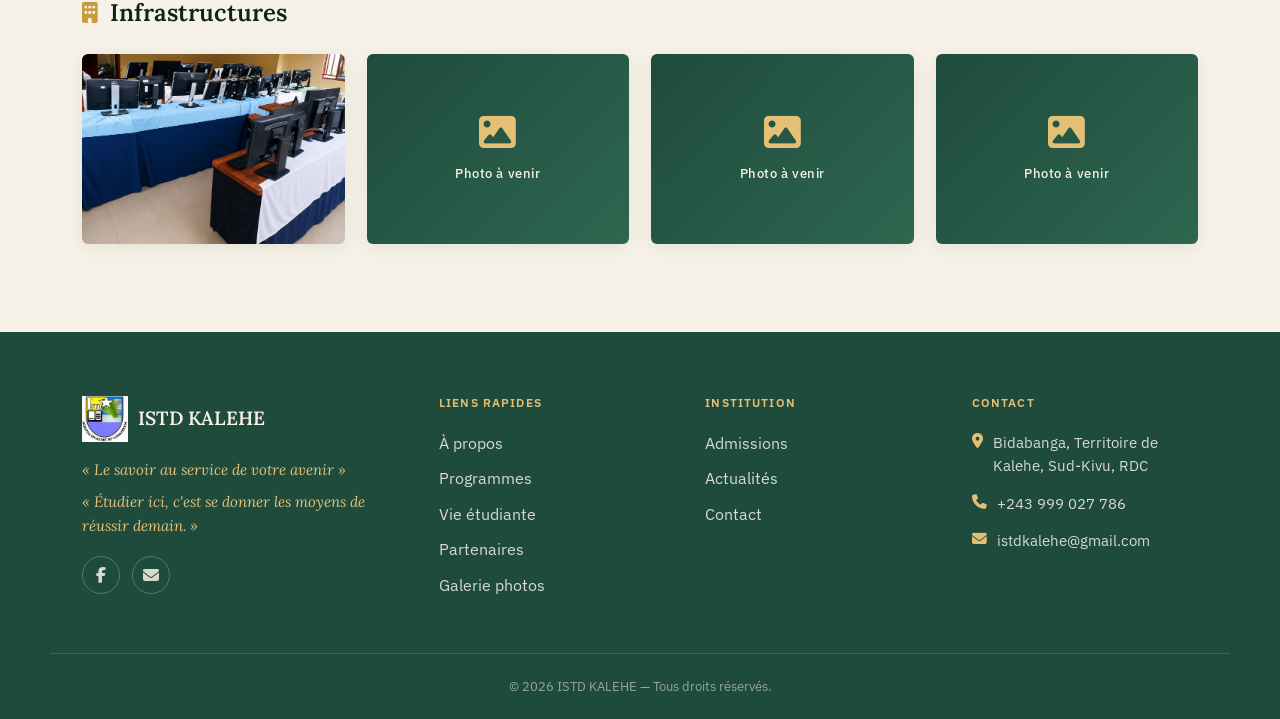
<file: pages/galerie.html>
<!DOCTYPE html>
<html lang="fr">
<head>
  <meta charset="UTF-8">
  <meta name="viewport" content="width=device-width, initial-scale=1.0">
  <title>Galerie Photos — ISTD Kalehe</title>
  <meta name="description" content="Découvrez le campus, la vie étudiante et les infrastructures de l'ISTD Kalehe en images.">

  <link rel="preconnect" href="https://fonts.googleapis.com">
  <link href="https://fonts.googleapis.com/css2?family=Lora:ital,wght@0,400;0,500;0,600;0,700;1,400;1,500&family=IBM+Plex+Sans:wght@400;500;600;700&display=swap" rel="stylesheet">
  <link rel="stylesheet" href="https://cdnjs.cloudflare.com/ajax/libs/font-awesome/6.5.1/css/all.min.css">
  <link rel="icon" type="image/png" href="../images/logo-istd.png">

  <link rel="stylesheet" href="../css/style.css">
  <link rel="stylesheet" href="../css/animations.css">
  <link rel="stylesheet" href="../css/responsive.css">
  <style>
    .gallery-grid {
      display: grid;
      grid-template-columns: repeat(auto-fill, minmax(240px, 1fr));
      gap: 22px;
    }
    .gallery-item {
      border-radius: var(--radius);
      overflow: hidden;
      box-shadow: var(--shadow);
      transition: transform var(--transition), box-shadow var(--transition);
    }
    .gallery-item:hover {
      transform: translateY(-6px);
      box-shadow: var(--shadow-hover);
    }
    .gallery-item img {
      width: 100%;
      height: 190px;
      object-fit: cover;
    }
    .gallery-item .image-placeholder {
      height: 190px;
      min-height: unset;
      border-radius: 0;
    }
    .gallery-cat-title {
      display: flex;
      align-items: center;
      gap: 12px;
      margin: 60px 0 26px;
    }
    .gallery-cat-title:first-of-type { margin-top: 0; }
    .gallery-cat-title i {
      color: var(--gold-dark);
      font-size: 1.3rem;
    }
  </style>
</head>
<body>

  <!-- ===================== HEADER ===================== -->
  <header class="site-header">
    <div class="container header-inner">
      <a href="../index.html" class="logo-link">
        <img src="../images/logo-istd.png" alt="Logo ISTD Kalehe" class="logo-icon">
        <div class="logo-text-wrap">
          <span class="logo-title">ISTD KALEHE</span>
          <span class="logo-slogan">Apprendre, Innover, Réussir</span>
        </div>
      </a>
      <nav class="main-nav" id="main-nav">
        <ul class="nav-list">
          <li><a href="../index.html" class="nav-link">Accueil</a></li>
          <li><a href="a-propos.html" class="nav-link">À propos</a></li>
          <li><a href="programmes.html" class="nav-link">Programmes</a></li>
          <li><a href="vie-etudiante.html" class="nav-link">Vie étudiante</a></li>
          <li><a href="partenaires.html" class="nav-link">Partenaires</a></li>
          <li><a href="admissions.html" class="nav-link">Admissions</a></li>
          <li><a href="actualites.html" class="nav-link">Actualités</a></li>
          <li><a href="contact.html" class="nav-link">Contact</a></li>
        </ul>
      </nav>
      <button class="hamburger" id="hamburger" aria-label="Ouvrir le menu" aria-expanded="false">
        <span></span><span></span><span></span>
      </button>
    </div>
    <div class="nav-overlay" id="nav-overlay"></div>
  </header>

  <!-- ===================== BANNIÈRE ===================== -->
  <section class="page-banner">
    <div class="container">
      <p class="breadcrumb"><a href="../index.html">Accueil</a> / Galerie photos</p>
      <h1>Galerie photos</h1>
    </div>
    <div class="topo-divider"></div>
  </section>

  <!-- ===================== GALERIE ===================== -->
  <section class="section">
    <div class="container">
      <!-- Contenu généré dynamiquement depuis content/galerie.json
           (modifiable depuis /admin sans toucher au code) -->
      <div id="galerie-list">
        <p style="color:var(--text-muted);">Chargement de la galerie…</p>
      </div>
    </div>
  </section>

  <!-- ===================== FOOTER ===================== -->
  <footer class="site-footer">
    <div class="container footer-grid">
      <div class="footer-col">
        <div class="footer-logo">
          <img src="../images/logo-istd.png" alt="Logo ISTD Kalehe" class="logo-icon">
          <span class="logo-title">ISTD KALEHE</span>
        </div>
        <p class="footer-signature" data-field="tagline-0">« Le savoir au service de votre avenir »</p>
        <p class="footer-signature" data-field="tagline-1">« Étudier ici, c'est se donner les moyens de réussir demain. »</p>
        <div class="social-links">
          <a href="https://facebook.com/istd.kalehe" target="_blank" rel="noopener" aria-label="Facebook ISTD Kalehe"><i class="fa-brands fa-facebook-f"></i></a>
          <a href="mailto:istdkalehe@gmail.com" aria-label="Email ISTD Kalehe"><i class="fa-solid fa-envelope"></i></a>
        </div>
      </div>
      <div class="footer-col">
        <h4>Liens rapides</h4>
        <ul class="footer-links">
          <li><a href="a-propos.html">À propos</a></li>
          <li><a href="programmes.html">Programmes</a></li>
          <li><a href="vie-etudiante.html">Vie étudiante</a></li>
          <li><a href="partenaires.html">Partenaires</a></li>
          <li><a href="galerie.html">Galerie photos</a></li>
        </ul>
      </div>
      <div class="footer-col">
        <h4>Institution</h4>
        <ul class="footer-links">
          <li><a href="admissions.html">Admissions</a></li>
          <li><a href="actualites.html">Actualités</a></li>
          <li><a href="contact.html">Contact</a></li>
        </ul>
      </div>
      <div class="footer-col">
        <h4>Contact</h4>
        <ul class="footer-contact">
          <li><i class="fa-solid fa-location-dot"></i> <span data-field="address">Bidabanga, Territoire de Kalehe, Sud-Kivu, RDC</span></li>
          <li><i class="fa-solid fa-phone"></i> <span data-field="phone">+243 999 027 786</span></li>
          <li><i class="fa-solid fa-envelope"></i> <span data-field="email">istdkalehe@gmail.com</span></li>
        </ul>
      </div>
    </div>
    <div class="footer-bottom">
      &copy; <span id="current-year"></span> ISTD KALEHE — Tous droits réservés.
    </div>
  </footer>

  <script src="../js/main.js"></script>
  <script src="../js/scroll-animations.js"></script>
  <script src="../js/galerie-loader.js"></script>
  <script src="../js/site-settings-loader.js"></script>
  <script>document.getElementById('current-year').textContent = new Date().getFullYear();</script>
</body>
</html>
</file>
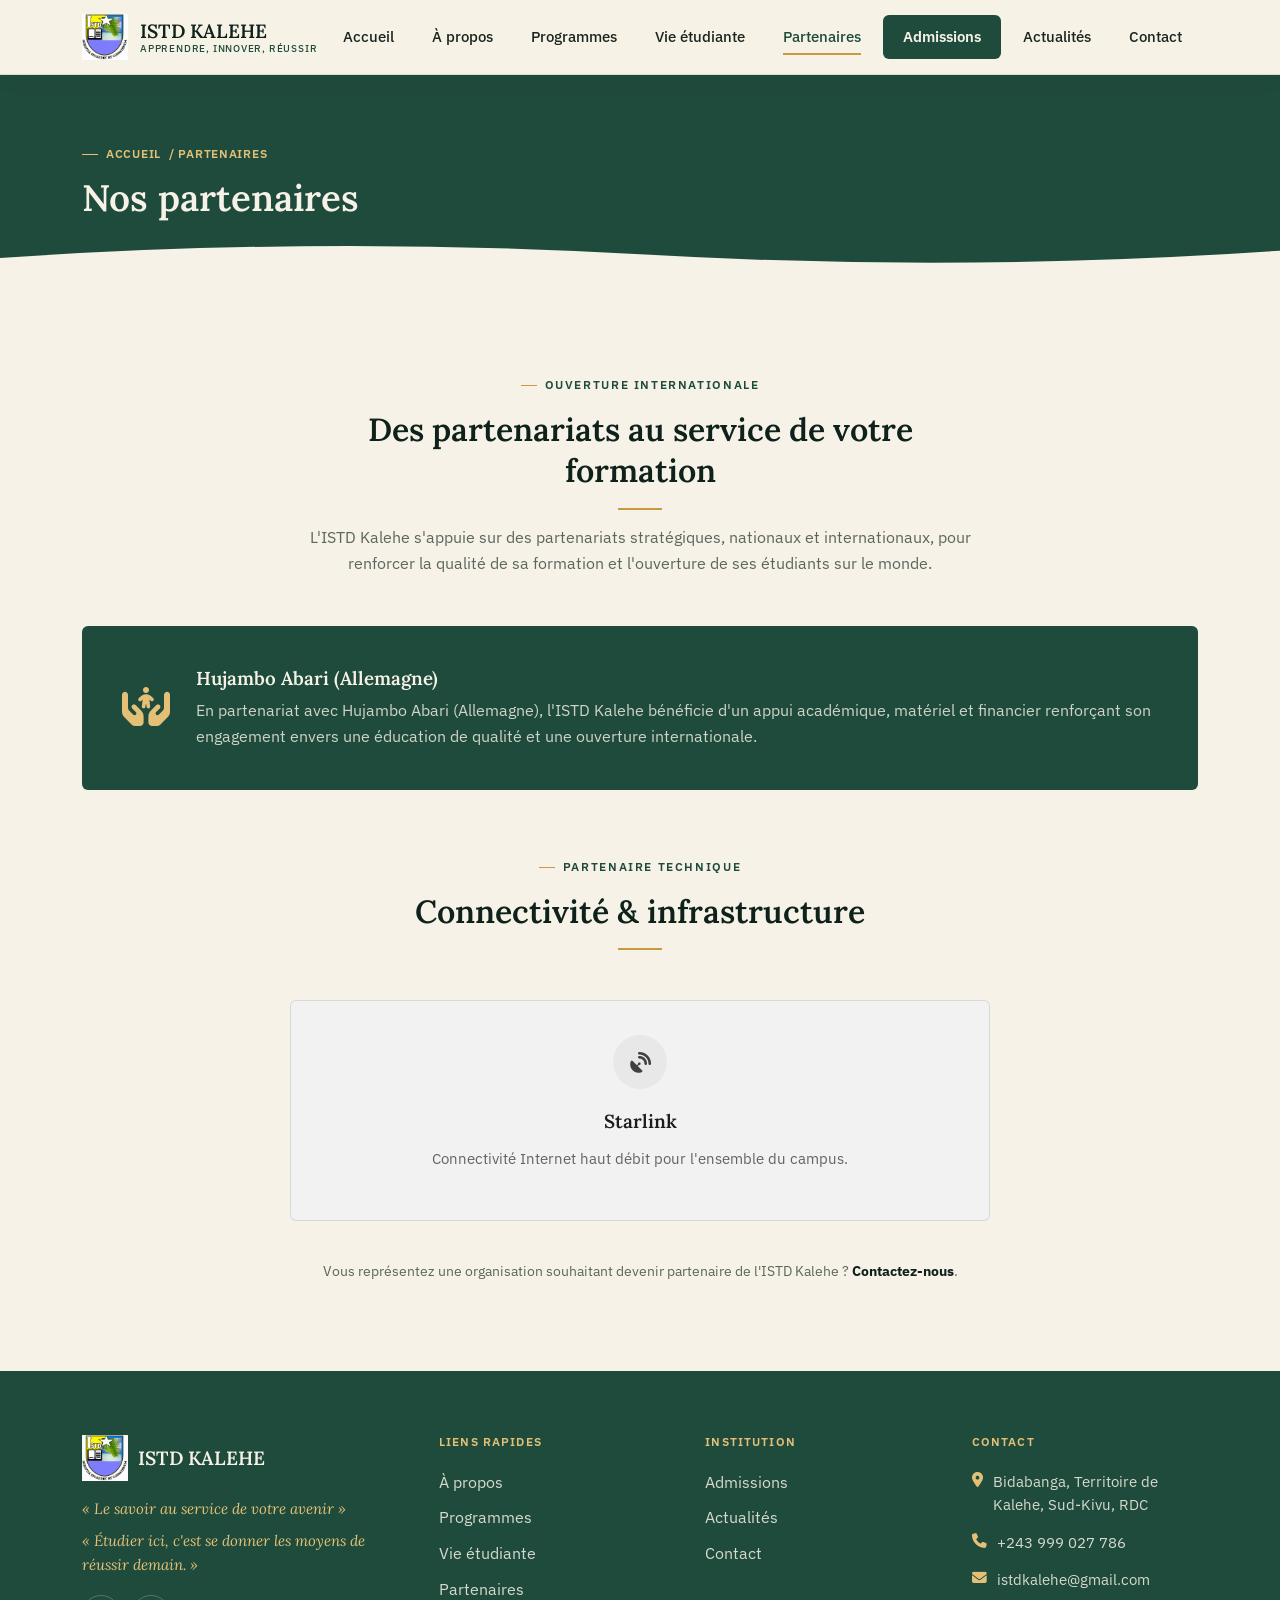
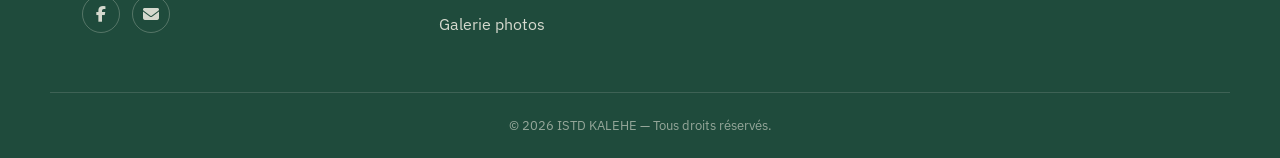
<file: pages/partenaires.html>
<!DOCTYPE html>
<html lang="fr">
<head>
  <meta charset="UTF-8">
  <meta name="viewport" content="width=device-width, initial-scale=1.0">
  <title>Nos Partenaires — ISTD Kalehe</title>
  <meta name="description" content="Les partenariats stratégiques de l'ISTD Kalehe : Hujambo Abari (Allemagne) et Starlink.">

  <link rel="preconnect" href="https://fonts.googleapis.com">
  <link href="https://fonts.googleapis.com/css2?family=Lora:ital,wght@0,400;0,500;0,600;0,700;1,400;1,500&family=IBM+Plex+Sans:wght@400;500;600;700&display=swap" rel="stylesheet">
  <link rel="stylesheet" href="https://cdnjs.cloudflare.com/ajax/libs/font-awesome/6.5.1/css/all.min.css">
  <link rel="icon" type="image/png" href="../images/logo-istd.png">

  <link rel="stylesheet" href="../css/style.css">
  <link rel="stylesheet" href="../css/animations.css">
  <link rel="stylesheet" href="../css/responsive.css">
</head>
<body data-content="partenaires">

  <!-- ===================== HEADER ===================== -->
  <header class="site-header">
    <div class="container header-inner">
      <a href="../index.html" class="logo-link">
        <img src="../images/logo-istd.png" alt="Logo ISTD Kalehe" class="logo-icon">
        <div class="logo-text-wrap">
          <span class="logo-title">ISTD KALEHE</span>
          <span class="logo-slogan">Apprendre, Innover, Réussir</span>
        </div>
      </a>
      <nav class="main-nav" id="main-nav">
        <ul class="nav-list">
          <li><a href="../index.html" class="nav-link">Accueil</a></li>
          <li><a href="a-propos.html" class="nav-link">À propos</a></li>
          <li><a href="programmes.html" class="nav-link">Programmes</a></li>
          <li><a href="vie-etudiante.html" class="nav-link">Vie étudiante</a></li>
          <li><a href="partenaires.html" class="nav-link">Partenaires</a></li>
          <li><a href="admissions.html" class="nav-link">Admissions</a></li>
          <li><a href="actualites.html" class="nav-link">Actualités</a></li>
          <li><a href="contact.html" class="nav-link">Contact</a></li>
        </ul>
      </nav>
      <button class="hamburger" id="hamburger" aria-label="Ouvrir le menu" aria-expanded="false">
        <span></span><span></span><span></span>
      </button>
    </div>
    <div class="nav-overlay" id="nav-overlay"></div>
  </header>

  <!-- ===================== BANNIÈRE ===================== -->
  <section class="page-banner">
    <div class="container">
      <p class="breadcrumb"><a href="../index.html">Accueil</a> / Partenaires</p>
      <h1 data-field="banner.title">Nos partenaires</h1>
    </div>
    <div class="topo-divider"></div>
  </section>

  <!-- ===================== INTRO ===================== -->
  <section class="section">
    <div class="container">
      <div class="section-header reveal">
        <span class="section-tag" data-field="intro.tag">Ouverture internationale</span>
        <h2 class="section-title underline-gold" data-field="intro.title">Des partenariats au service de votre formation</h2>
        <p class="section-subtitle" data-field="intro.subtitle">
          L'ISTD Kalehe s'appuie sur des partenariats stratégiques, nationaux et internationaux, pour
          renforcer la qualité de sa formation et l'ouverture de ses étudiants sur le monde.
        </p>
      </div>

      <!-- Partenaire principal -->
      <div class="highlight-box reveal mb-40">
        <div class="highlight-icon"><i class="fa-solid fa-hands-holding-child"></i></div>
        <div>
          <h3 data-field="main_partner.title">Hujambo Abari (Allemagne)</h3>
          <p data-field="main_partner.text">
            En partenariat avec Hujambo Abari (Allemagne), l'ISTD Kalehe bénéficie d'un appui
            académique, matériel et financier renforçant son engagement envers une éducation
            de qualité et une ouverture internationale.
          </p>
        </div>
      </div>

      <!-- Partenaires techniques -->
      <div class="section-header reveal" style="margin-top:60px;">
        <span class="section-tag" data-field="tech.tag">Partenaire technique</span>
        <h2 class="section-title underline-gold" data-field="tech.title">Connectivité & infrastructure</h2>
      </div>

      <div class="card-grid" style="grid-template-columns: repeat(auto-fit, minmax(220px, 1fr)); max-width:700px; margin:0 auto;">
        <div class="card reveal text-center grayscale-hover">
          <div class="card-icon" style="margin:0 auto 20px;"><i class="fa-solid fa-satellite-dish"></i></div>
          <h3 class="card-title" data-field="tech.card_title">Starlink</h3>
          <p class="card-text" data-field="tech.card_text">Connectivité Internet haut débit pour l'ensemble du campus.</p>
        </div>
      </div>

      <p class="text-center mt-40" style="color:var(--text-muted); font-size:0.85rem;">
        <span data-field="footer_note">Vous représentez une organisation souhaitant devenir partenaire de l'ISTD Kalehe ?</span>
        <a href="contact.html" style="color:var(--navy); font-weight:700;">Contactez-nous</a>.
      </p>
    </div>
  </section>

  <!-- ===================== FOOTER ===================== -->
  <footer class="site-footer">
    <div class="container footer-grid">
      <div class="footer-col">
        <div class="footer-logo">
          <img src="../images/logo-istd.png" alt="Logo ISTD Kalehe" class="logo-icon">
          <span class="logo-title">ISTD KALEHE</span>
        </div>
        <p class="footer-signature" data-field="tagline-0">« Le savoir au service de votre avenir »</p>
        <p class="footer-signature" data-field="tagline-1">« Étudier ici, c'est se donner les moyens de réussir demain. »</p>
        <div class="social-links">
          <a href="https://facebook.com/istd.kalehe" target="_blank" rel="noopener" aria-label="Facebook ISTD Kalehe"><i class="fa-brands fa-facebook-f"></i></a>
          <a href="mailto:istdkalehe@gmail.com" aria-label="Email ISTD Kalehe"><i class="fa-solid fa-envelope"></i></a>
        </div>
      </div>
      <div class="footer-col">
        <h4>Liens rapides</h4>
        <ul class="footer-links">
          <li><a href="a-propos.html">À propos</a></li>
          <li><a href="programmes.html">Programmes</a></li>
          <li><a href="vie-etudiante.html">Vie étudiante</a></li>
          <li><a href="partenaires.html">Partenaires</a></li>
          <li><a href="galerie.html">Galerie photos</a></li>
        </ul>
      </div>
      <div class="footer-col">
        <h4>Institution</h4>
        <ul class="footer-links">
          <li><a href="admissions.html">Admissions</a></li>
          <li><a href="actualites.html">Actualités</a></li>
          <li><a href="contact.html">Contact</a></li>
        </ul>
      </div>
      <div class="footer-col">
        <h4>Contact</h4>
        <ul class="footer-contact">
          <li><i class="fa-solid fa-location-dot"></i> <span data-field="address">Bidabanga, Territoire de Kalehe, Sud-Kivu, RDC</span></li>
          <li><i class="fa-solid fa-phone"></i> <span data-field="phone">+243 999 027 786</span></li>
          <li><i class="fa-solid fa-envelope"></i> <span data-field="email">istdkalehe@gmail.com</span></li>
        </ul>
      </div>
    </div>
    <div class="footer-bottom">
      &copy; <span id="current-year"></span> ISTD KALEHE — Tous droits réservés.
    </div>
  </footer>

  <script src="../js/main.js"></script>
  <script src="../js/scroll-animations.js"></script>
  <script src="../js/site-settings-loader.js"></script>
  <script src="../js/page-content-loader.js"></script>
  <script>document.getElementById('current-year').textContent = new Date().getFullYear();</script>
</body>
</html>
</file>
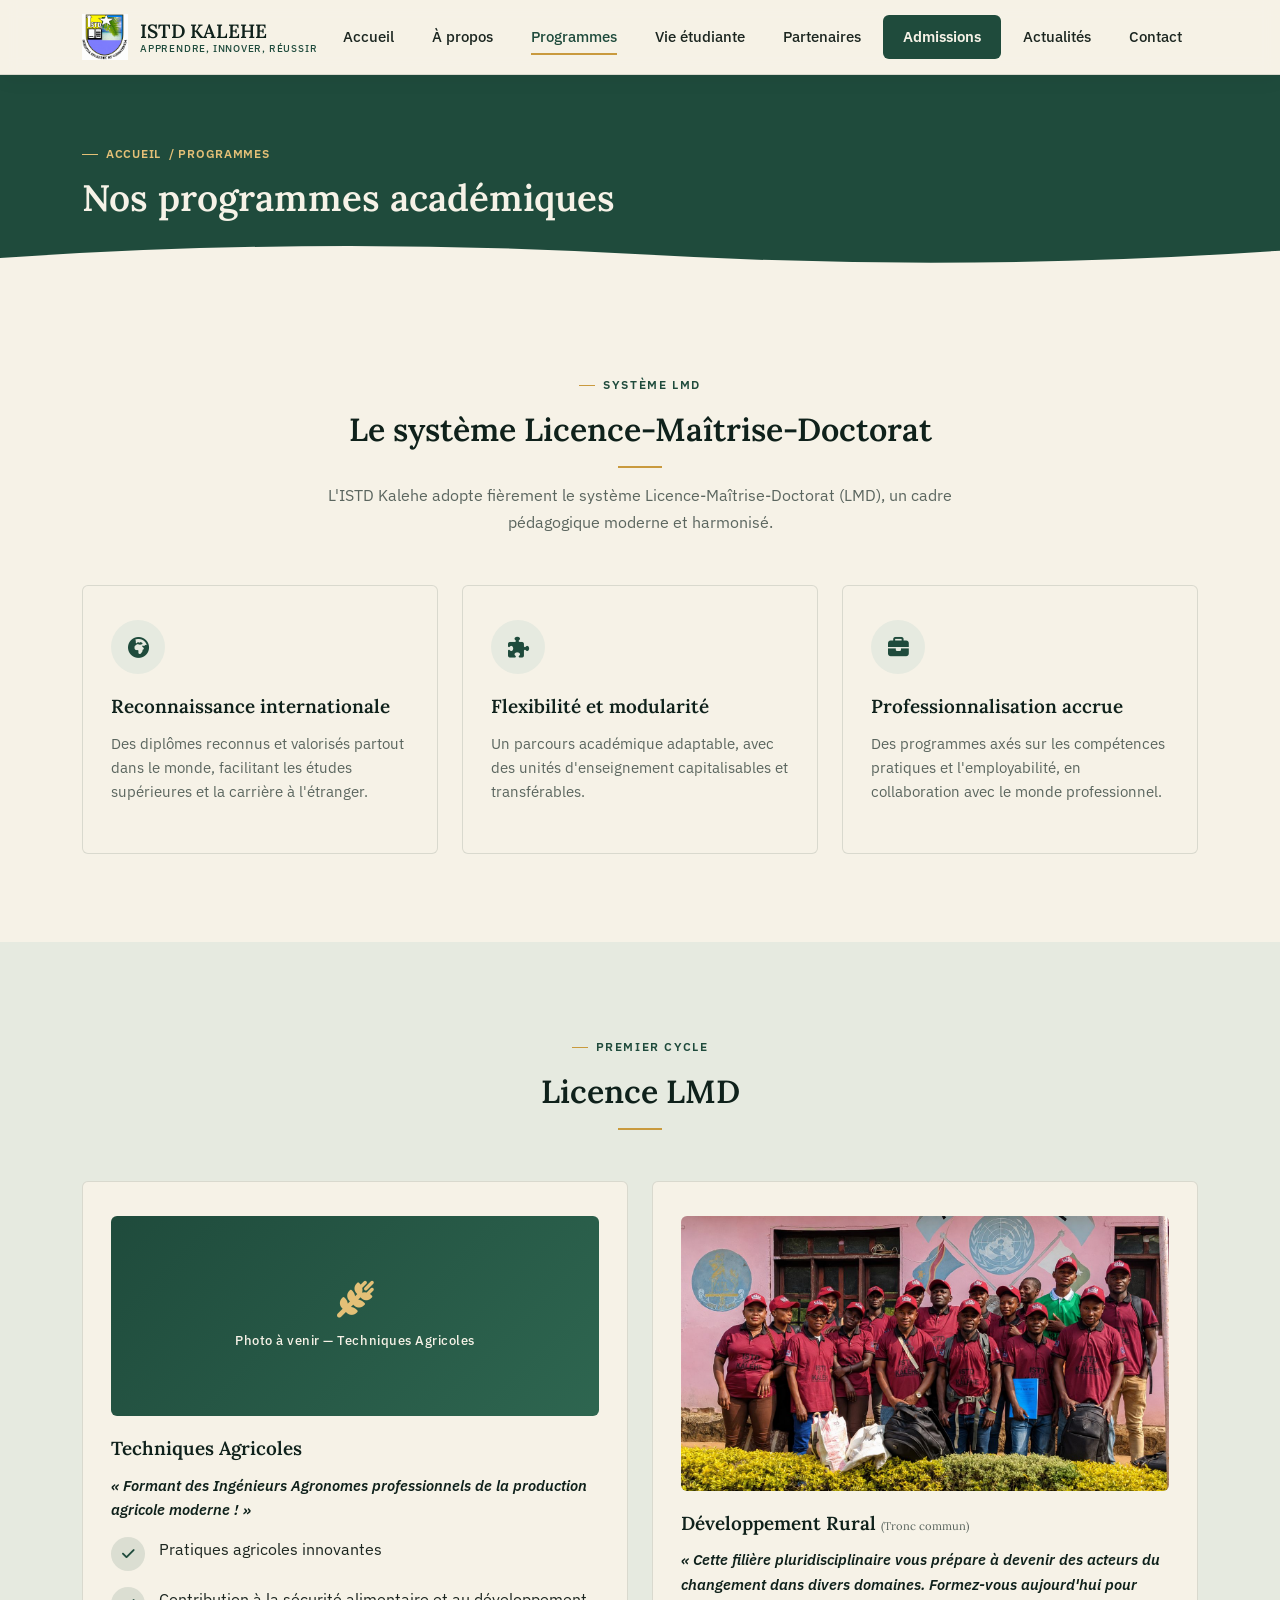
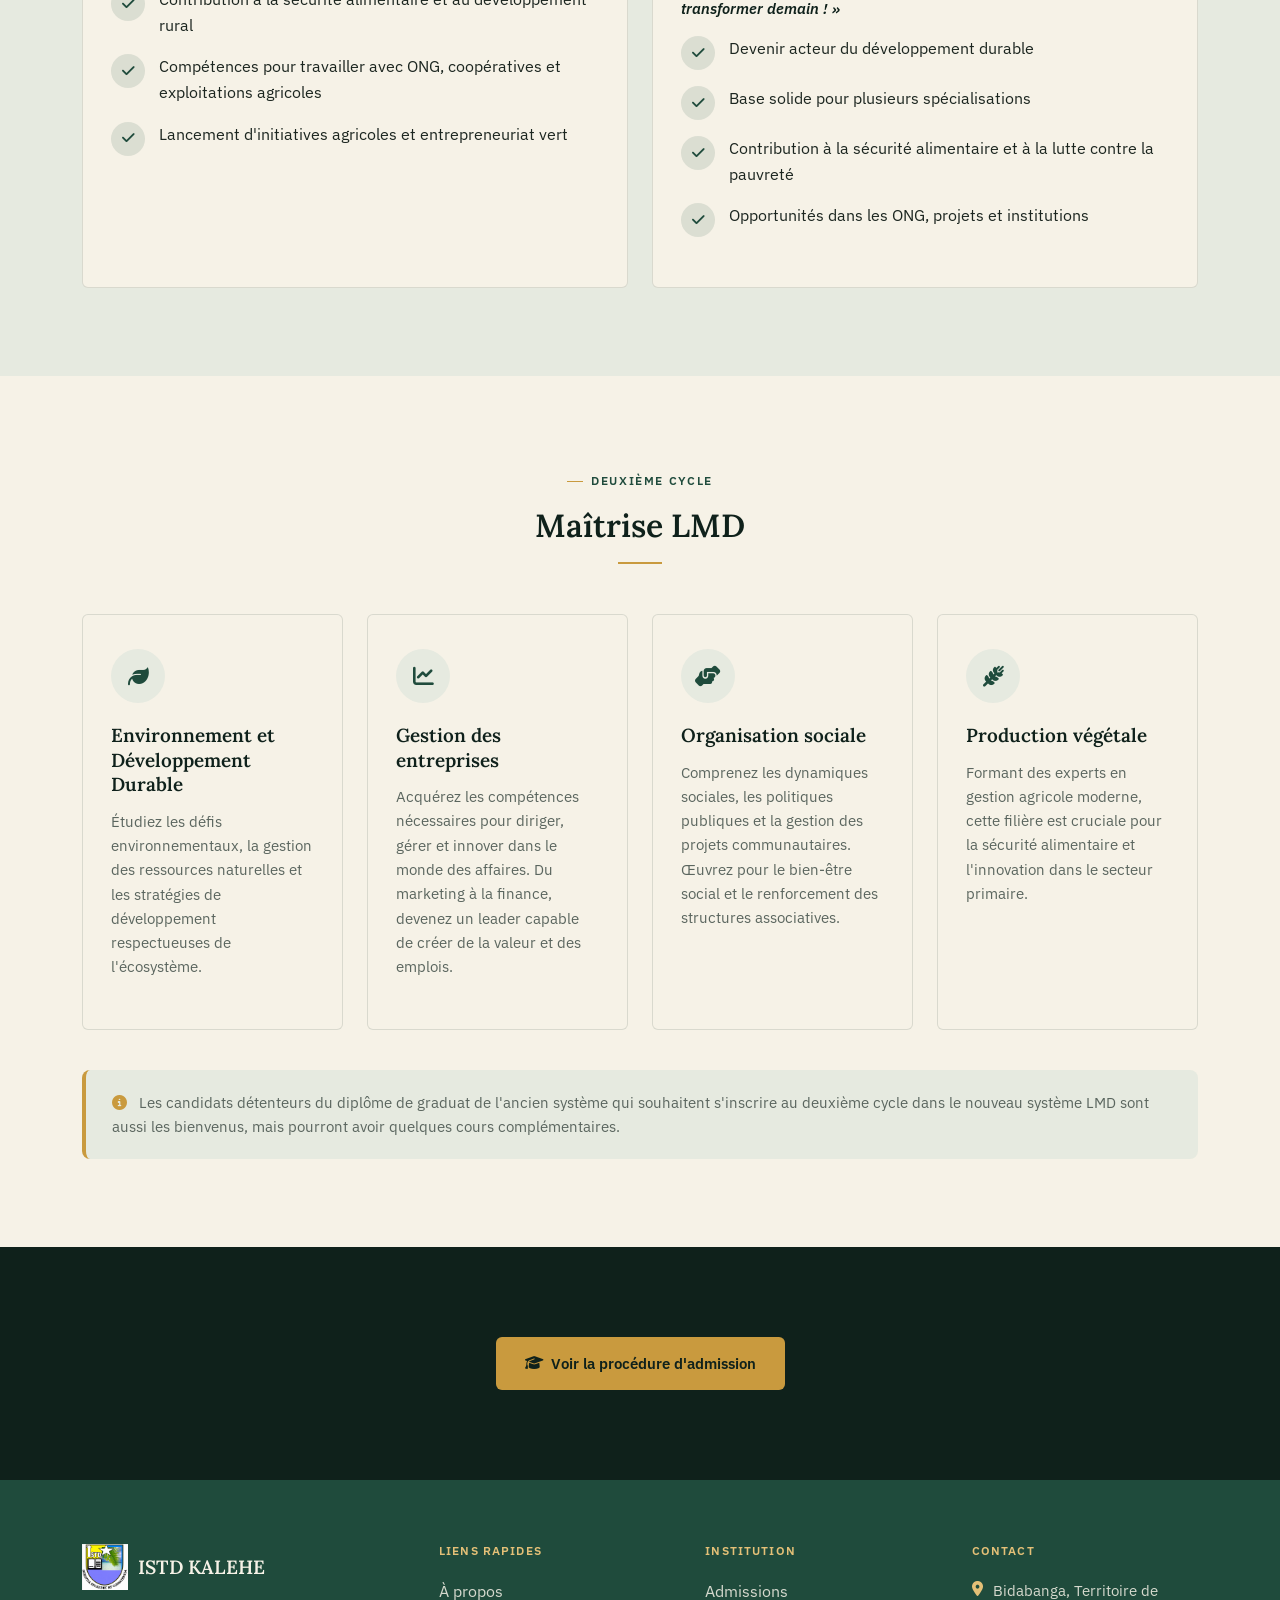
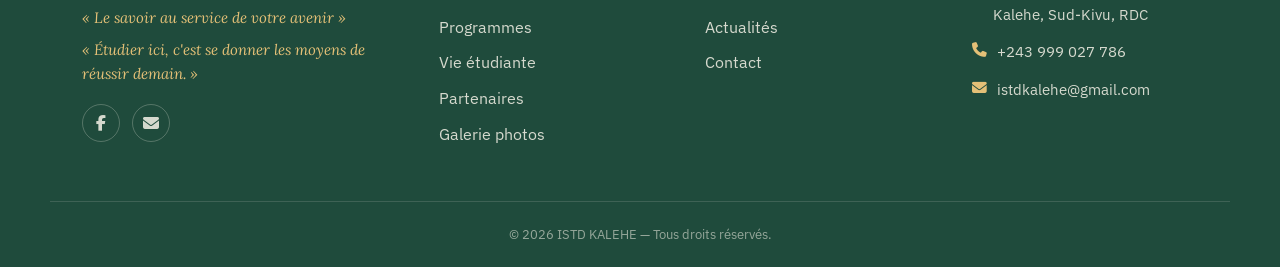
<file: pages/programmes.html>
<!DOCTYPE html>
<html lang="fr">
<head>
  <meta charset="UTF-8">
  <meta name="viewport" content="width=device-width, initial-scale=1.0">
  <title>Programmes & Filières — ISTD Kalehe</title>
  <meta name="description" content="Découvrez les filières du premier et deuxième cycle LMD à l'ISTD Kalehe : Techniques Agricoles, Développement Rural, et plus.">

  <link rel="preconnect" href="https://fonts.googleapis.com">
  <link href="https://fonts.googleapis.com/css2?family=Lora:ital,wght@0,400;0,500;0,600;0,700;1,400;1,500&family=IBM+Plex+Sans:wght@400;500;600;700&display=swap" rel="stylesheet">
  <link rel="stylesheet" href="https://cdnjs.cloudflare.com/ajax/libs/font-awesome/6.5.1/css/all.min.css">
  <link rel="icon" type="image/png" href="../images/logo-istd.png">

  <link rel="stylesheet" href="../css/style.css">
  <link rel="stylesheet" href="../css/animations.css">
  <link rel="stylesheet" href="../css/responsive.css">
</head>
<body data-content="programmes">

  <!-- ===================== HEADER ===================== -->
  <header class="site-header">
    <div class="container header-inner">
      <a href="../index.html" class="logo-link">
        <img src="../images/logo-istd.png" alt="Logo ISTD Kalehe" class="logo-icon">
        <div class="logo-text-wrap">
          <span class="logo-title">ISTD KALEHE</span>
          <span class="logo-slogan">Apprendre, Innover, Réussir</span>
        </div>
      </a>
      <nav class="main-nav" id="main-nav">
        <ul class="nav-list">
          <li><a href="../index.html" class="nav-link">Accueil</a></li>
          <li><a href="a-propos.html" class="nav-link">À propos</a></li>
          <li><a href="programmes.html" class="nav-link">Programmes</a></li>
          <li><a href="vie-etudiante.html" class="nav-link">Vie étudiante</a></li>
          <li><a href="partenaires.html" class="nav-link">Partenaires</a></li>
          <li><a href="admissions.html" class="nav-link">Admissions</a></li>
          <li><a href="actualites.html" class="nav-link">Actualités</a></li>
          <li><a href="contact.html" class="nav-link">Contact</a></li>
        </ul>
      </nav>
      <button class="hamburger" id="hamburger" aria-label="Ouvrir le menu" aria-expanded="false">
        <span></span><span></span><span></span>
      </button>
    </div>
    <div class="nav-overlay" id="nav-overlay"></div>
  </header>

  <!-- ===================== BANNIÈRE ===================== -->
  <section class="page-banner">
    <div class="container">
      <p class="breadcrumb"><a href="../index.html">Accueil</a> / Programmes</p>
      <h1 data-field="banner.title">Nos programmes académiques</h1>
    </div>
    <div class="topo-divider"></div>
  </section>

  <!-- ===================== INTRO LMD ===================== -->
  <section class="section">
    <div class="container">
      <div class="section-header reveal">
        <span class="section-tag" data-field="lmd_intro.tag">Système LMD</span>
        <h2 class="section-title underline-gold" data-field="lmd_intro.title">Le système Licence-Maîtrise-Doctorat</h2>
        <p class="section-subtitle" data-field="lmd_intro.subtitle">
          L'ISTD Kalehe adopte fièrement le système Licence-Maîtrise-Doctorat (LMD), un cadre
          pédagogique moderne et harmonisé.
        </p>
      </div>

      <div class="card-grid">
        <div class="card reveal">
          <div class="card-icon"><i class="fa-solid fa-earth-africa"></i></div>
          <h3 class="card-title" data-field="lmd_intro.cards.0.title">Reconnaissance internationale</h3>
          <p class="card-text" data-field="lmd_intro.cards.0.text">Des diplômes reconnus et valorisés partout dans le monde, facilitant les études supérieures et la carrière à l'étranger.</p>
        </div>
        <div class="card reveal">
          <div class="card-icon"><i class="fa-solid fa-puzzle-piece"></i></div>
          <h3 class="card-title" data-field="lmd_intro.cards.1.title">Flexibilité et modularité</h3>
          <p class="card-text" data-field="lmd_intro.cards.1.text">Un parcours académique adaptable, avec des unités d'enseignement capitalisables et transférables.</p>
        </div>
        <div class="card reveal">
          <div class="card-icon"><i class="fa-solid fa-briefcase"></i></div>
          <h3 class="card-title" data-field="lmd_intro.cards.2.title">Professionnalisation accrue</h3>
          <p class="card-text" data-field="lmd_intro.cards.2.text">Des programmes axés sur les compétences pratiques et l'employabilité, en collaboration avec le monde professionnel.</p>
        </div>
      </div>
    </div>
  </section>

  <!-- ===================== PREMIER CYCLE ===================== -->
  <section class="section section-alt">
    <div class="container">
      <div class="section-header reveal">
        <span class="section-tag" data-field="licence.tag">Premier cycle</span>
        <h2 class="section-title underline-gold" data-field="licence.title">Licence LMD</h2>
      </div>

      <div class="card-grid" style="grid-template-columns: repeat(auto-fit, minmax(320px, 1fr));">
        <div class="card reveal">
          <div class="image-placeholder" style="min-height:200px; margin-bottom:20px;">
            <i class="fa-solid fa-wheat-awn"></i>
            <span>Photo à venir — Techniques Agricoles</span>
          </div>
          <h3 class="card-title" data-field="licence.filieres.0.title">Techniques Agricoles</h3>
          <p class="card-text" style="font-style:italic; color:var(--navy); font-weight:600;" data-field="licence.filieres.0.quote">
            « Formant des Ingénieurs Agronomes professionnels de la production agricole moderne ! »
          </p>
          <ul class="icon-list check">
            <li><i class="fa-solid fa-check"></i> <span data-field="licence.filieres.0.bullets.0">Pratiques agricoles innovantes</span></li>
            <li><i class="fa-solid fa-check"></i> <span data-field="licence.filieres.0.bullets.1">Contribution à la sécurité alimentaire et au développement rural</span></li>
            <li><i class="fa-solid fa-check"></i> <span data-field="licence.filieres.0.bullets.2">Compétences pour travailler avec ONG, coopératives et exploitations agricoles</span></li>
            <li><i class="fa-solid fa-check"></i> <span data-field="licence.filieres.0.bullets.3">Lancement d'initiatives agricoles et entrepreneuriat vert</span></li>
          </ul>
        </div>

        <div class="card reveal">
          <img src="../images/developpement_rural.jpg" alt="Étudiants et personnel de l'ISTD Kalehe, filière Développement Rural" style="width:100%; height:auto; border-radius:var(--radius); margin-bottom:20px;">
          <h3 class="card-title"><span data-field="licence.filieres.1.title">Développement Rural</span> <span style="font-size:0.7rem; color:var(--text-muted); font-weight:400;">(Tronc commun)</span></h3>
          <p class="card-text" style="font-style:italic; color:var(--navy); font-weight:600;" data-field="licence.filieres.1.quote">
            « Cette filière pluridisciplinaire vous prépare à devenir des acteurs du changement dans divers domaines. Formez-vous aujourd'hui pour transformer demain ! »
          </p>
          <ul class="icon-list check">
            <li><i class="fa-solid fa-check"></i> <span data-field="licence.filieres.1.bullets.0">Devenir acteur du développement durable</span></li>
            <li><i class="fa-solid fa-check"></i> <span data-field="licence.filieres.1.bullets.1">Base solide pour plusieurs spécialisations</span></li>
            <li><i class="fa-solid fa-check"></i> <span data-field="licence.filieres.1.bullets.2">Contribution à la sécurité alimentaire et à la lutte contre la pauvreté</span></li>
            <li><i class="fa-solid fa-check"></i> <span data-field="licence.filieres.1.bullets.3">Opportunités dans les ONG, projets et institutions</span></li>
          </ul>
        </div>
      </div>
    </div>
  </section>

  <!-- ===================== DEUXIÈME CYCLE ===================== -->
  <section class="section">
    <div class="container">
      <div class="section-header reveal">
        <span class="section-tag" data-field="maitrise.tag">Deuxième cycle</span>
        <h2 class="section-title underline-gold" data-field="maitrise.title">Maîtrise LMD</h2>
      </div>

      <div class="card-grid">
        <div class="card reveal">
          <div class="card-icon"><i class="fa-solid fa-leaf"></i></div>
          <h3 class="card-title" data-field="maitrise.cards.0.title">Environnement et Développement Durable</h3>
          <p class="card-text" data-field="maitrise.cards.0.text">Étudiez les défis environnementaux, la gestion des ressources naturelles et les stratégies de développement respectueuses de l'écosystème.</p>
        </div>
        <div class="card reveal">
          <div class="card-icon"><i class="fa-solid fa-chart-line"></i></div>
          <h3 class="card-title" data-field="maitrise.cards.1.title">Gestion des entreprises</h3>
          <p class="card-text" data-field="maitrise.cards.1.text">Acquérez les compétences nécessaires pour diriger, gérer et innover dans le monde des affaires. Du marketing à la finance, devenez un leader capable de créer de la valeur et des emplois.</p>
        </div>
        <div class="card reveal">
          <div class="card-icon"><i class="fa-solid fa-handshake-angle"></i></div>
          <h3 class="card-title" data-field="maitrise.cards.2.title">Organisation sociale</h3>
          <p class="card-text" data-field="maitrise.cards.2.text">Comprenez les dynamiques sociales, les politiques publiques et la gestion des projets communautaires. Œuvrez pour le bien-être social et le renforcement des structures associatives.</p>
        </div>
        <div class="card reveal">
          <div class="card-icon"><i class="fa-solid fa-wheat-awn"></i></div>
          <h3 class="card-title" data-field="maitrise.cards.3.title">Production végétale</h3>
          <p class="card-text" data-field="maitrise.cards.3.text">Formant des experts en gestion agricole moderne, cette filière est cruciale pour la sécurité alimentaire et l'innovation dans le secteur primaire.</p>
        </div>
      </div>

      <div class="reveal mt-40" style="background:var(--gray-bg); border-left:4px solid var(--gold); padding:20px 26px; border-radius:8px;">
        <p style="color:var(--text-muted); font-size:0.95rem;">
          <i class="fa-solid fa-circle-info" style="color:var(--gold-dark); margin-right:8px;"></i>
          <span data-field="info_box">Les candidats détenteurs du diplôme de graduat de l'ancien système qui souhaitent s'inscrire
          au deuxième cycle dans le nouveau système LMD sont aussi les bienvenus, mais pourront avoir
          quelques cours complémentaires.</span>
        </p>
      </div>
    </div>
  </section>

  <!-- ===================== CTA ===================== -->
  <section class="quote-banner">
    <div class="container reveal-scale">
      <a href="admissions.html" class="btn btn-primary"><i class="fa-solid fa-graduation-cap"></i> <span data-field="cta.link_text">Voir la procédure d'admission</span></a>
    </div>
  </section>

  <!-- ===================== FOOTER ===================== -->
  <footer class="site-footer">
    <div class="container footer-grid">
      <div class="footer-col">
        <div class="footer-logo">
          <img src="../images/logo-istd.png" alt="Logo ISTD Kalehe" class="logo-icon">
          <span class="logo-title">ISTD KALEHE</span>
        </div>
        <p class="footer-signature" data-field="tagline-0">« Le savoir au service de votre avenir »</p>
        <p class="footer-signature" data-field="tagline-1">« Étudier ici, c'est se donner les moyens de réussir demain. »</p>
        <div class="social-links">
          <a href="https://facebook.com/istd.kalehe" target="_blank" rel="noopener" aria-label="Facebook ISTD Kalehe"><i class="fa-brands fa-facebook-f"></i></a>
          <a href="mailto:istdkalehe@gmail.com" aria-label="Email ISTD Kalehe"><i class="fa-solid fa-envelope"></i></a>
        </div>
      </div>
      <div class="footer-col">
        <h4>Liens rapides</h4>
        <ul class="footer-links">
          <li><a href="a-propos.html">À propos</a></li>
          <li><a href="programmes.html">Programmes</a></li>
          <li><a href="vie-etudiante.html">Vie étudiante</a></li>
          <li><a href="partenaires.html">Partenaires</a></li>
          <li><a href="galerie.html">Galerie photos</a></li>
        </ul>
      </div>
      <div class="footer-col">
        <h4>Institution</h4>
        <ul class="footer-links">
          <li><a href="admissions.html">Admissions</a></li>
          <li><a href="actualites.html">Actualités</a></li>
          <li><a href="contact.html">Contact</a></li>
        </ul>
      </div>
      <div class="footer-col">
        <h4>Contact</h4>
        <ul class="footer-contact">
          <li><i class="fa-solid fa-location-dot"></i> <span data-field="address">Bidabanga, Territoire de Kalehe, Sud-Kivu, RDC</span></li>
          <li><i class="fa-solid fa-phone"></i> <span data-field="phone">+243 999 027 786</span></li>
          <li><i class="fa-solid fa-envelope"></i> <span data-field="email">istdkalehe@gmail.com</span></li>
        </ul>
      </div>
    </div>
    <div class="footer-bottom">
      &copy; <span id="current-year"></span> ISTD KALEHE — Tous droits réservés.
    </div>
  </footer>

  <script src="../js/main.js"></script>
  <script src="../js/scroll-animations.js"></script>
  <script src="../js/site-settings-loader.js"></script>
  <script src="../js/page-content-loader.js"></script>
  <script>document.getElementById('current-year').textContent = new Date().getFullYear();</script>
</body>
</html>
</file>
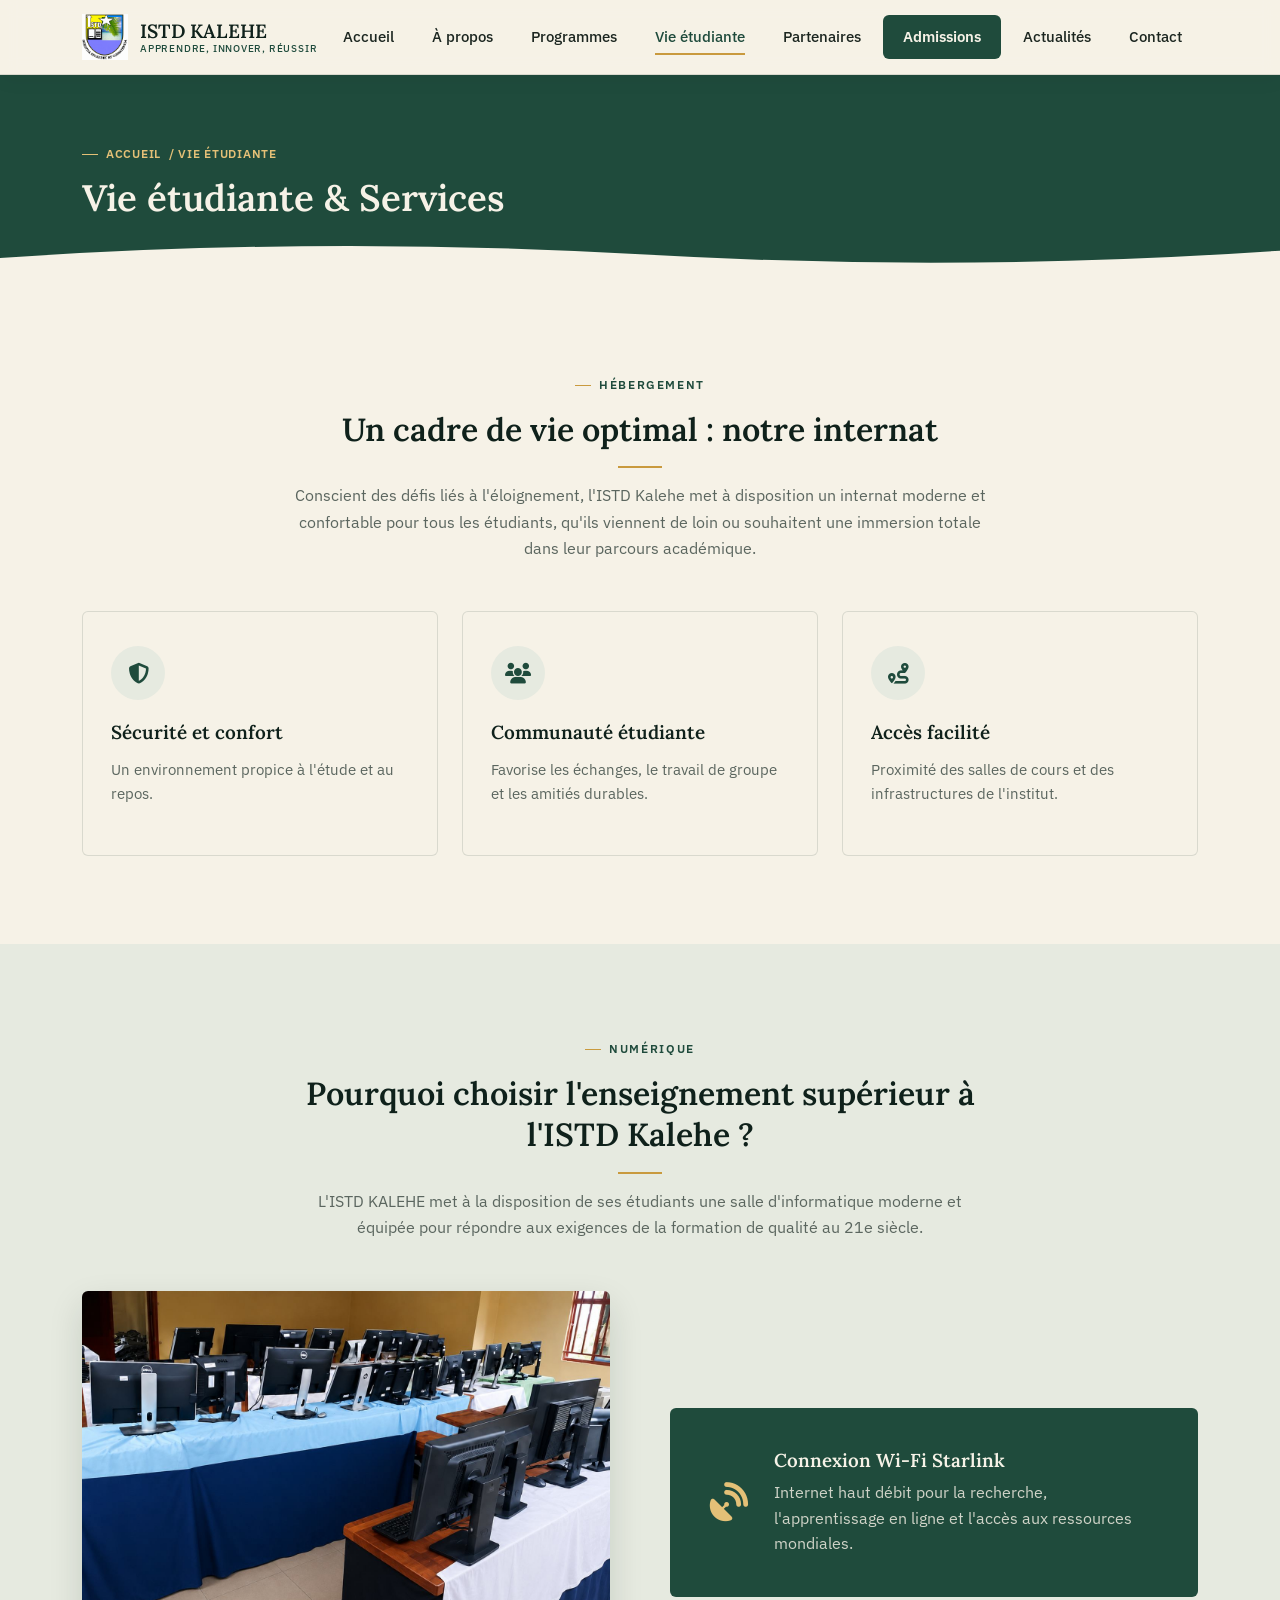
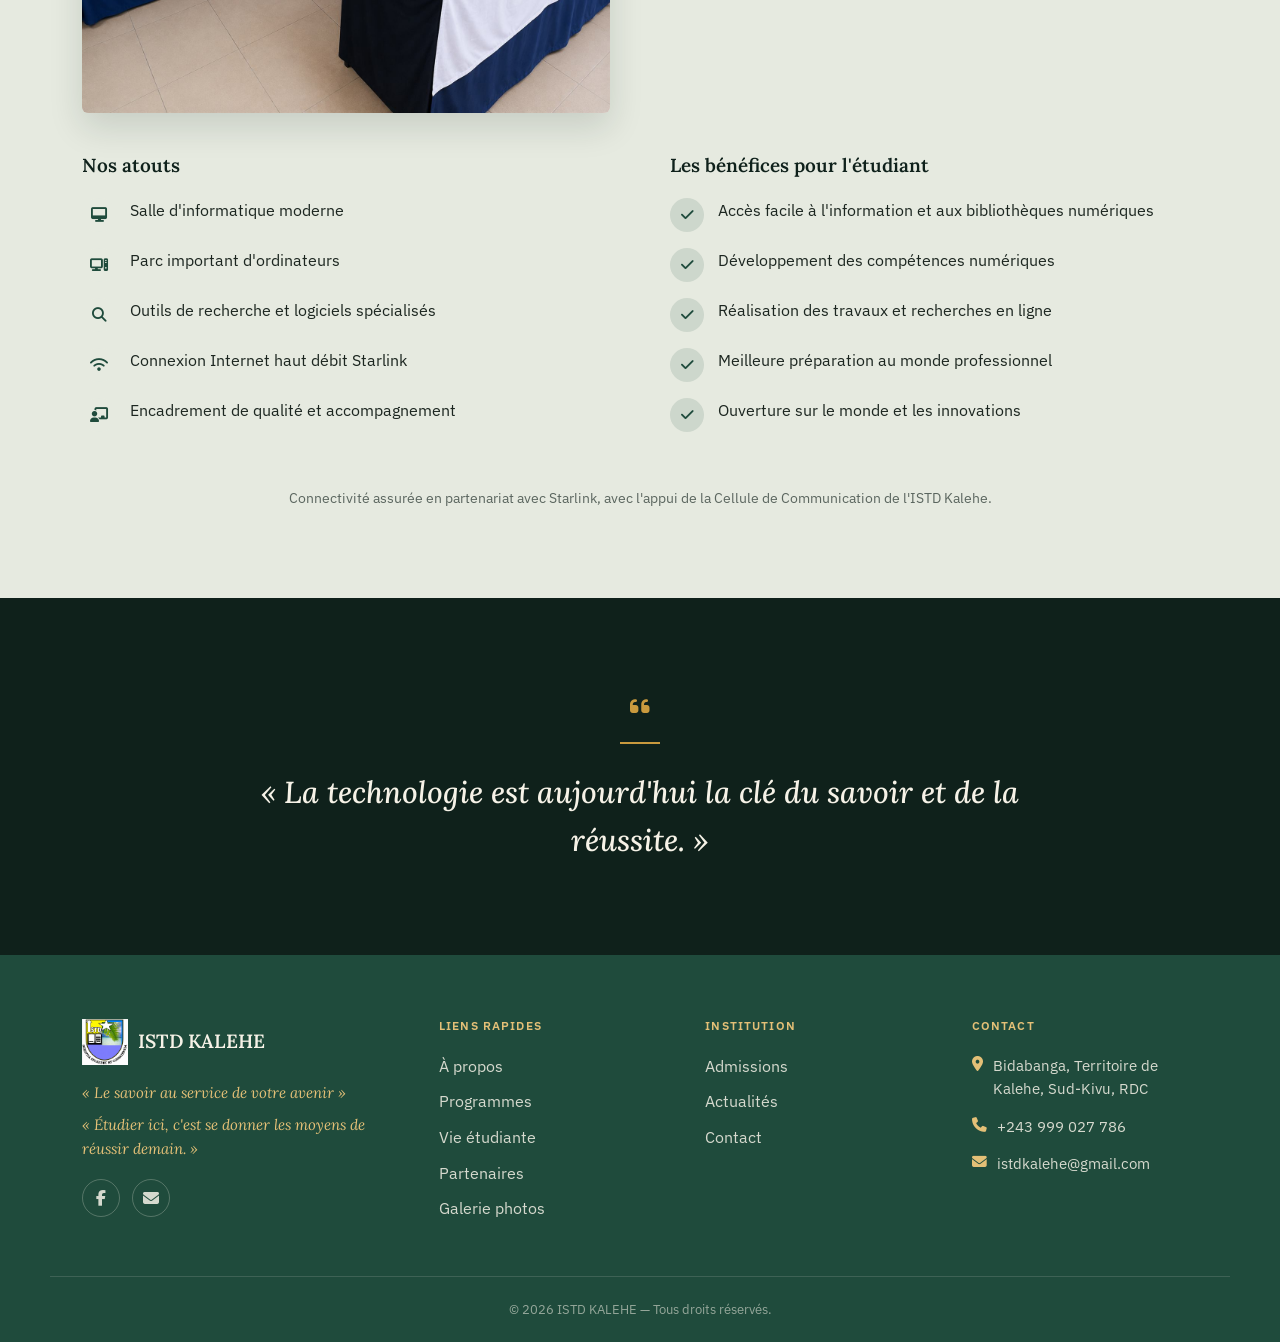
<file: pages/vie-etudiante.html>
<!DOCTYPE html>
<html lang="fr">
<head>
  <meta charset="UTF-8">
  <meta name="viewport" content="width=device-width, initial-scale=1.0">
  <title>Vie étudiante & Services — ISTD Kalehe</title>
  <meta name="description" content="Internat, salle informatique moderne et connexion Starlink haut débit à l'ISTD Kalehe.">

  <link rel="preconnect" href="https://fonts.googleapis.com">
  <link href="https://fonts.googleapis.com/css2?family=Lora:ital,wght@0,400;0,500;0,600;0,700;1,400;1,500&family=IBM+Plex+Sans:wght@400;500;600;700&display=swap" rel="stylesheet">
  <link rel="stylesheet" href="https://cdnjs.cloudflare.com/ajax/libs/font-awesome/6.5.1/css/all.min.css">
  <link rel="icon" type="image/png" href="../images/logo-istd.png">

  <link rel="stylesheet" href="../css/style.css">
  <link rel="stylesheet" href="../css/animations.css">
  <link rel="stylesheet" href="../css/responsive.css">
</head>
<body data-content="vie-etudiante">

  <!-- ===================== HEADER ===================== -->
  <header class="site-header">
    <div class="container header-inner">
      <a href="../index.html" class="logo-link">
        <img src="../images/logo-istd.png" alt="Logo ISTD Kalehe" class="logo-icon">
        <div class="logo-text-wrap">
          <span class="logo-title">ISTD KALEHE</span>
          <span class="logo-slogan">Apprendre, Innover, Réussir</span>
        </div>
      </a>
      <nav class="main-nav" id="main-nav">
        <ul class="nav-list">
          <li><a href="../index.html" class="nav-link">Accueil</a></li>
          <li><a href="a-propos.html" class="nav-link">À propos</a></li>
          <li><a href="programmes.html" class="nav-link">Programmes</a></li>
          <li><a href="vie-etudiante.html" class="nav-link">Vie étudiante</a></li>
          <li><a href="partenaires.html" class="nav-link">Partenaires</a></li>
          <li><a href="admissions.html" class="nav-link">Admissions</a></li>
          <li><a href="actualites.html" class="nav-link">Actualités</a></li>
          <li><a href="contact.html" class="nav-link">Contact</a></li>
        </ul>
      </nav>
      <button class="hamburger" id="hamburger" aria-label="Ouvrir le menu" aria-expanded="false">
        <span></span><span></span><span></span>
      </button>
    </div>
    <div class="nav-overlay" id="nav-overlay"></div>
  </header>

  <!-- ===================== BANNIÈRE ===================== -->
  <section class="page-banner">
    <div class="container">
      <p class="breadcrumb"><a href="../index.html">Accueil</a> / Vie étudiante</p>
      <h1 data-field="banner.title">Vie étudiante & Services</h1>
    </div>
    <div class="topo-divider"></div>
  </section>

  <!-- ===================== INTERNAT ===================== -->
  <section class="section">
    <div class="container">
      <div class="section-header reveal">
        <span class="section-tag" data-field="internat.tag">Hébergement</span>
        <h2 class="section-title underline-gold" data-field="internat.title">Un cadre de vie optimal : notre internat</h2>
        <p class="section-subtitle" data-field="internat.subtitle">
          Conscient des défis liés à l'éloignement, l'ISTD Kalehe met à disposition un internat moderne
          et confortable pour tous les étudiants, qu'ils viennent de loin ou souhaitent une immersion
          totale dans leur parcours académique.
        </p>
      </div>

      <div class="card-grid">
        <div class="card reveal">
          <div class="card-icon"><i class="fa-solid fa-shield-halved"></i></div>
          <h3 class="card-title" data-field="internat.cards.0.title">Sécurité et confort</h3>
          <p class="card-text" data-field="internat.cards.0.text">Un environnement propice à l'étude et au repos.</p>
        </div>
        <div class="card reveal">
          <div class="card-icon"><i class="fa-solid fa-users"></i></div>
          <h3 class="card-title" data-field="internat.cards.1.title">Communauté étudiante</h3>
          <p class="card-text" data-field="internat.cards.1.text">Favorise les échanges, le travail de groupe et les amitiés durables.</p>
        </div>
        <div class="card reveal">
          <div class="card-icon"><i class="fa-solid fa-route"></i></div>
          <h3 class="card-title" data-field="internat.cards.2.title">Accès facilité</h3>
          <p class="card-text" data-field="internat.cards.2.text">Proximité des salles de cours et des infrastructures de l'institut.</p>
        </div>
      </div>
    </div>
  </section>

  <!-- ===================== LABO INFORMATIQUE ===================== -->
  <section class="section section-alt">
    <div class="container">
      <div class="section-header reveal">
        <span class="section-tag" data-field="numerique.tag">Numérique</span>
        <h2 class="section-title underline-gold" data-field="numerique.title">Pourquoi choisir l'enseignement supérieur à l'ISTD Kalehe ?</h2>
        <p class="section-subtitle" data-field="numerique.subtitle">
          L'ISTD KALEHE met à la disposition de ses étudiants une salle d'informatique moderne et
          équipée pour répondre aux exigences de la formation de qualité au 21e siècle.
        </p>
      </div>

      <div class="two-col mb-40">
        <div class="reveal-left">
          <img src="../images/labo_info.jpg" alt="Salle informatique de l'ISTD Kalehe" style="border-radius: var(--radius); box-shadow: var(--shadow-hover);">
        </div>
        <div class="reveal-right">
          <div class="highlight-box">
            <div class="highlight-icon"><i class="fa-solid fa-satellite-dish"></i></div>
            <div>
              <h3 data-field="numerique.highlight.title">Connexion Wi-Fi Starlink</h3>
              <p data-field="numerique.highlight.text">Internet haut débit pour la recherche, l'apprentissage en ligne et l'accès aux ressources mondiales.</p>
            </div>
          </div>
        </div>
      </div>

      <div class="two-col">
        <div class="reveal-left">
          <h3 class="card-title" style="margin-bottom:20px;">Nos atouts</h3>
          <ul class="icon-list">
            <li><i class="fa-solid fa-desktop"></i> <span data-field="numerique.atouts.0">Salle d'informatique moderne</span></li>
            <li><i class="fa-solid fa-computer"></i> <span data-field="numerique.atouts.1">Parc important d'ordinateurs</span></li>
            <li><i class="fa-solid fa-magnifying-glass"></i> <span data-field="numerique.atouts.2">Outils de recherche et logiciels spécialisés</span></li>
            <li><i class="fa-solid fa-wifi"></i> <span data-field="numerique.atouts.3">Connexion Internet haut débit Starlink</span></li>
            <li><i class="fa-solid fa-chalkboard-user"></i> <span data-field="numerique.atouts.4">Encadrement de qualité et accompagnement</span></li>
          </ul>
        </div>
        <div class="reveal-right">
          <h3 class="card-title" style="margin-bottom:20px;">Les bénéfices pour l'étudiant</h3>
          <ul class="icon-list check">
            <li><i class="fa-solid fa-check"></i> <span data-field="numerique.benefices.0">Accès facile à l'information et aux bibliothèques numériques</span></li>
            <li><i class="fa-solid fa-check"></i> <span data-field="numerique.benefices.1">Développement des compétences numériques</span></li>
            <li><i class="fa-solid fa-check"></i> <span data-field="numerique.benefices.2">Réalisation des travaux et recherches en ligne</span></li>
            <li><i class="fa-solid fa-check"></i> <span data-field="numerique.benefices.3">Meilleure préparation au monde professionnel</span></li>
            <li><i class="fa-solid fa-check"></i> <span data-field="numerique.benefices.4">Ouverture sur le monde et les innovations</span></li>
          </ul>
        </div>
      </div>

      <p class="text-center mt-40" style="color:var(--text-muted); font-size:0.85rem;" data-field="numerique.note">
        Connectivité assurée en partenariat avec Starlink, avec l'appui de la Cellule de Communication de l'ISTD Kalehe.
      </p>
    </div>
  </section>

  <!-- ===================== BANDEAU CITATION ===================== -->
  <section class="quote-banner">
    <div class="container reveal-scale">
      <div class="quote-icon"><i class="fa-solid fa-quote-left"></i></div>
      <p data-field="quote">« La technologie est aujourd'hui la clé du savoir et de la réussite. »</p>
    </div>
  </section>

  <!-- ===================== FOOTER ===================== -->
  <footer class="site-footer">
    <div class="container footer-grid">
      <div class="footer-col">
        <div class="footer-logo">
          <img src="../images/logo-istd.png" alt="Logo ISTD Kalehe" class="logo-icon">
          <span class="logo-title">ISTD KALEHE</span>
        </div>
        <p class="footer-signature" data-field="tagline-0">« Le savoir au service de votre avenir »</p>
        <p class="footer-signature" data-field="tagline-1">« Étudier ici, c'est se donner les moyens de réussir demain. »</p>
        <div class="social-links">
          <a href="https://facebook.com/istd.kalehe" target="_blank" rel="noopener" aria-label="Facebook ISTD Kalehe"><i class="fa-brands fa-facebook-f"></i></a>
          <a href="mailto:istdkalehe@gmail.com" aria-label="Email ISTD Kalehe"><i class="fa-solid fa-envelope"></i></a>
        </div>
      </div>
      <div class="footer-col">
        <h4>Liens rapides</h4>
        <ul class="footer-links">
          <li><a href="a-propos.html">À propos</a></li>
          <li><a href="programmes.html">Programmes</a></li>
          <li><a href="vie-etudiante.html">Vie étudiante</a></li>
          <li><a href="partenaires.html">Partenaires</a></li>
          <li><a href="galerie.html">Galerie photos</a></li>
        </ul>
      </div>
      <div class="footer-col">
        <h4>Institution</h4>
        <ul class="footer-links">
          <li><a href="admissions.html">Admissions</a></li>
          <li><a href="actualites.html">Actualités</a></li>
          <li><a href="contact.html">Contact</a></li>
        </ul>
      </div>
      <div class="footer-col">
        <h4>Contact</h4>
        <ul class="footer-contact">
          <li><i class="fa-solid fa-location-dot"></i> <span data-field="address">Bidabanga, Territoire de Kalehe, Sud-Kivu, RDC</span></li>
          <li><i class="fa-solid fa-phone"></i> <span data-field="phone">+243 999 027 786</span></li>
          <li><i class="fa-solid fa-envelope"></i> <span data-field="email">istdkalehe@gmail.com</span></li>
        </ul>
      </div>
    </div>
    <div class="footer-bottom">
      &copy; <span id="current-year"></span> ISTD KALEHE — Tous droits réservés.
    </div>
  </footer>

  <script src="../js/main.js"></script>
  <script src="../js/scroll-animations.js"></script>
  <script src="../js/site-settings-loader.js"></script>
  <script src="../js/page-content-loader.js"></script>
  <script>document.getElementById('current-year').textContent = new Date().getFullYear();</script>
</body>
</html>
</file>
<file: css/style.css>
/* =====================================================
   ISTD KALEHE — Feuille de style principale
   Direction "collines & parchemin" — voir guide-style-istd-kalehe.md
   ===================================================== */

:root {
  /* Palette officielle (guide de style) */
  --ink:          #0F211B;
  --forest:       #1F4B3C;
  --forest-light: #2E6650;
  --paper:        #F6F2E7;
  --mist:         #E6EAE0;
  --gold:         #C99A3E;
  --gold-light:   #E4C077;
  --clay:         #9C4A2E;
  --text:         #1C2620;
  --text-muted:   #5B665F;
  --line:         rgba(15, 33, 27, 0.12);

  /* Typographie */
  --font-heading: 'Lora', serif;
  --font-body: 'IBM Plex Sans', sans-serif;
  --font-mono: 'IBM Plex Sans', sans-serif;

  /* Anciens noms de variables conservés pour compatibilité
     (utilisés dans des styles en ligne sur certaines pages) */
  --navy: var(--ink);
  --navy-light: var(--forest-light);
  --navy-dark: var(--forest);
  --gold-dark: var(--gold);
  --white: var(--paper);
  --gray-bg: var(--mist);
  --gray-border: var(--line);
  --text-dark: var(--text);

  /* Espacements */
  --container-width: 1180px;
  --radius: 6px;
  --shadow: 0 4px 20px rgba(15, 33, 27, 0.08);
  --shadow-hover: 0 14px 34px rgba(15, 33, 27, 0.14);
  --transition: 0.22s ease;
}

/* --- Reset --- */
* {
  margin: 0;
  padding: 0;
  box-sizing: border-box;
}

html {
  scroll-behavior: smooth;
}

body {
  font-family: var(--font-body);
  color: var(--text);
  background-color: var(--paper);
  line-height: 1.6;
  overflow-x: hidden;
  -webkit-font-smoothing: antialiased;
}

img {
  max-width: 100%;
  display: block;
}

a {
  text-decoration: none;
  color: inherit;
}

ul {
  list-style: none;
}

h1, h2, h3, h4 {
  font-family: var(--font-heading);
  font-weight: 600;
  color: var(--ink);
  line-height: 1.3;
}

.container {
  max-width: var(--container-width);
  margin: 0 auto;
  padding: 0 32px;
}

/* --- Boutons --- */
.btn {
  display: inline-flex;
  align-items: center;
  gap: 8px;
  padding: 14px 28px;
  border-radius: var(--radius);
  font-family: var(--font-body);
  font-weight: 600;
  font-size: 0.92rem;
  border: 1px solid transparent;
  cursor: pointer;
  transition: transform var(--transition), background var(--transition), color var(--transition), border-color var(--transition);
}

.btn:hover {
  transform: translateY(-2px);
}

.btn-primary {
  background: var(--gold);
  color: var(--ink);
}

.btn-primary:hover {
  background: var(--gold-light);
}

.btn-outline {
  background: transparent;
  border-color: rgba(246, 242, 231, 0.4);
  color: var(--paper);
}

.btn-outline:hover {
  border-color: var(--paper);
}

.btn-navy {
  background: var(--forest);
  color: var(--paper);
}

.btn-navy:hover {
  background: var(--forest-light);
}

/* --- Header --- */
.site-header {
  background: rgba(246, 242, 231, 0.92);
  backdrop-filter: blur(8px);
  position: sticky;
  top: 0;
  z-index: 1000;
  border-bottom: 1px solid var(--line);
  box-shadow: 0 4px 20px rgba(15, 33, 27, 0.05);
}

.header-inner {
  display: flex;
  align-items: center;
  justify-content: space-between;
  padding-top: 14px;
  padding-bottom: 14px;
}

.logo-link {
  display: flex;
  align-items: center;
  gap: 12px;
}

.logo-icon {
  width: 46px;
  height: 46px;
  flex-shrink: 0;
}

.logo-text-wrap {
  display: flex;
  flex-direction: column;
  line-height: 1.2;
}

.logo-title {
  font-family: var(--font-heading);
  font-weight: 600;
  font-size: 1.2rem;
  color: var(--ink);
  letter-spacing: 0.01em;
}

.logo-slogan {
  font-family: var(--font-mono);
  font-size: 0.62rem;
  color: var(--forest);
  font-weight: 500;
  letter-spacing: 0.08em;
  text-transform: uppercase;
}

.main-nav .nav-list {
  display: flex;
  gap: 6px;
}

.main-nav .nav-link {
  display: block;
  padding: 10px 16px;
  color: var(--text);
  font-weight: 500;
  font-size: 0.92rem;
  border-radius: var(--radius);
  transition: color var(--transition), background var(--transition);
  position: relative;
}

.main-nav .nav-link:hover,
.main-nav .nav-link.active {
  color: var(--forest);
}

.main-nav .nav-link.active::after {
  content: '';
  position: absolute;
  left: 16px;
  right: 16px;
  bottom: 4px;
  height: 2px;
  background: var(--gold);
}

/* Le lien "Admissions" se distingue comme le CTA de la maquette */
.main-nav .nav-list li:nth-child(6) .nav-link {
  background: var(--forest);
  color: var(--paper);
  font-weight: 600;
  padding: 10px 20px;
}

.main-nav .nav-list li:nth-child(6) .nav-link:hover {
  background: var(--forest-light);
  color: var(--paper);
}

/* Quand on est réellement sur la page Admissions, le bouton passe en or
   pour ne pas se confondre avec son style de CTA permanent */
.main-nav .nav-list li:nth-child(6) .nav-link.active {
  background: var(--gold);
  color: var(--ink);
}

.main-nav .nav-list li:nth-child(6) .nav-link.active::after {
  display: none;
}

.hamburger {
  display: none;
  flex-direction: column;
  justify-content: space-between;
  width: 28px;
  height: 20px;
  background: transparent;
  border: none;
  cursor: pointer;
  z-index: 1100;
}

.hamburger span {
  display: block;
  height: 2px;
  width: 100%;
  background: var(--ink);
  border-radius: 2px;
  transition: transform var(--transition), opacity var(--transition), background var(--transition);
}

.hamburger.active span:nth-child(1) {
  transform: translateY(8.5px) rotate(45deg);
}
.hamburger.active span:nth-child(2) {
  opacity: 0;
}
.hamburger.active span:nth-child(3) {
  transform: translateY(-8.5px) rotate(-45deg);
}

/* --- Motif topographique (élément signature) --- */
.topo-divider {
  position: absolute;
  left: 0; right: 0; bottom: 0;
  width: 100%;
  height: 44px;
  line-height: 0;
  z-index: 1;
  background-image: url("data:image/svg+xml,%3Csvg xmlns='http://www.w3.org/2000/svg' viewBox='0 0 1440 60' preserveAspectRatio='none'%3E%3Cpath d='M0 30 Q360 0 720 25 T1440 20 V60 H0 Z' fill='%23F6F2E7'/%3E%3C/svg%3E");
  background-size: 100% 100%;
  background-repeat: no-repeat;
  pointer-events: none;
}

/* --- Page banner (pages intérieures) --- */
.page-banner {
  background: var(--forest);
  color: var(--paper);
  padding: 62px 0 58px;
  position: relative;
  overflow: hidden;
}

.page-banner h1 {
  color: var(--paper);
  font-size: clamp(1.7rem, 3vw, 2.3rem);
  margin-top: 10px;
}

.breadcrumb {
  font-family: var(--font-mono);
  font-weight: 600;
  font-size: 0.74rem;
  letter-spacing: 0.06em;
  text-transform: uppercase;
  color: var(--gold-light);
  display: inline-flex;
  align-items: center;
  gap: 8px;
}

.breadcrumb::before {
  content: "";
  width: 16px; height: 1px;
  background: var(--gold-light);
  display: inline-block;
}

.breadcrumb a {
  color: var(--gold-light);
}

.breadcrumb a:hover {
  text-decoration: underline;
}

/* --- Sections génériques --- */
.section {
  padding: 88px 0;
}

.section-alt {
  background: var(--mist);
}

.section-header {
  text-align: center;
  max-width: 700px;
  margin: 0 auto 50px;
}

.section-tag {
  font-family: var(--font-mono);
  font-weight: 600;
  font-size: 0.72rem;
  letter-spacing: 0.14em;
  text-transform: uppercase;
  color: var(--forest);
  display: inline-flex;
  align-items: center;
  gap: 8px;
  margin-bottom: 14px;
}

.section-tag::before {
  content: "";
  width: 16px; height: 1px;
  background: var(--gold);
  display: inline-block;
}

.section-title {
  font-size: 2rem;
  margin-bottom: 14px;
}

.section-subtitle {
  color: var(--text-muted);
  font-size: 1.03rem;
}

.underline-gold {
  position: relative;
}

.underline-gold::after {
  content: '';
  display: block;
  width: 44px;
  height: 2px;
  background: var(--gold);
  margin: 16px auto 0;
}

.text-left .underline-gold::after {
  margin: 16px 0 0;
}

/* --- Cartes --- */
.card-grid {
  display: grid;
  grid-template-columns: repeat(auto-fit, minmax(260px, 1fr));
  gap: 24px;
}

.card {
  background: var(--paper);
  border: 1px solid var(--line);
  border-radius: var(--radius);
  padding: 34px 28px;
  display: flex;
  flex-direction: column;
  transition: transform var(--transition), border-color var(--transition);
}

.card:hover {
  transform: translateY(-4px);
  border-color: var(--gold);
}

.card-icon {
  width: 54px;
  height: 54px;
  border-radius: 50%;
  background: var(--mist);
  color: var(--forest);
  display: flex;
  align-items: center;
  justify-content: center;
  font-size: 1.3rem;
  margin-bottom: 20px;
}

.card-title {
  font-size: 1.18rem;
  margin-bottom: 12px;
}

.card-text {
  color: var(--text-muted);
  font-size: 0.95rem;
  margin-bottom: 16px;
}

.card-link {
  color: var(--forest);
  font-weight: 600;
  font-size: 0.9rem;
  display: inline-flex;
  align-items: center;
  gap: 6px;
  transition: gap var(--transition), color var(--transition);
}

.card-link:hover {
  gap: 10px;
  color: var(--gold);
}

/* --- Feature (bloc mis en avant, cf. maquette) --- */
.feature-main {
  display: grid;
  grid-template-columns: 1fr 1fr;
  background: var(--mist);
  border-radius: var(--radius);
  overflow: hidden;
  border: 1px solid var(--line);
  margin-bottom: 24px;
}

.feature-main .feature-txt {
  padding: 48px;
  display: flex;
  flex-direction: column;
  justify-content: center;
}

.feature-main .feature-visual {
  background: var(--forest);
  position: relative;
  min-height: 260px;
  overflow: hidden;
}

.feature-main .feature-visual svg {
  position: absolute;
  inset: 0;
  width: 100%;
  height: 100%;
}

/* --- Hero (accueil) --- */
.hero {
  background: var(--forest);
  color: var(--paper);
  padding: 96px 0 84px;
  position: relative;
  overflow: hidden;
}

.hero-inner {
  position: relative;
  z-index: 2;
  max-width: 800px;
  margin: 0 auto;
  text-align: center;
}

.hero .eyebrow {
  font-family: var(--font-mono);
  font-weight: 600;
  font-size: 0.74rem;
  letter-spacing: 0.12em;
  text-transform: uppercase;
  color: var(--gold-light);
  display: inline-flex;
  align-items: center;
  gap: 8px;
  margin-bottom: 18px;
}

.hero .eyebrow::before {
  content: "";
  width: 16px; height: 1px;
  background: var(--gold-light);
  display: inline-block;
}

.hero-title {
  color: var(--paper);
  font-size: clamp(2rem, 4.4vw, 3.2rem);
  margin-bottom: 20px;
}

.hero-subtitle {
  font-size: 1.08rem;
  color: rgba(246, 242, 231, 0.85);
  margin-bottom: 28px;
}

.hero-slogan {
  display: inline-block;
  font-family: var(--font-mono);
  font-weight: 600;
  font-size: 0.78rem;
  letter-spacing: 0.1em;
  text-transform: uppercase;
  color: var(--gold-light);
  margin-top: 30px;
}

.hero-actions {
  display: flex;
  gap: 16px;
  justify-content: center;
  flex-wrap: wrap;
}

/* --- Bandeau citation --- */
.quote-banner {
  background: var(--ink);
  color: var(--paper);
  padding: 90px 0;
  text-align: center;
  position: relative;
}

.quote-banner .quote-icon {
  color: var(--gold);
  font-size: 1.4rem;
  margin-bottom: 24px;
}

.quote-banner .quote-icon::after {
  content: "";
  display: block;
  width: 40px; height: 2px;
  background: var(--gold);
  margin: 18px auto 0;
}

.quote-banner p {
  font-family: var(--font-heading);
  font-style: italic;
  font-weight: 500;
  font-size: clamp(1.3rem, 2.6vw, 1.9rem);
  max-width: 780px;
  margin: 0 auto;
  color: var(--paper);
}

/* --- Encart mis en valeur (ex: Starlink) --- */
.highlight-box {
  background: var(--forest);
  color: var(--paper);
  border-radius: var(--radius);
  padding: 40px;
  display: flex;
  align-items: center;
  gap: 26px;
}

.highlight-box .highlight-icon {
  font-size: 2.4rem;
  color: var(--gold-light);
  flex-shrink: 0;
}

.highlight-box h3 {
  color: var(--paper);
  margin-bottom: 8px;
}

.highlight-box p {
  color: rgba(246, 242, 231, 0.82);
  margin: 0;
}

/* --- Listes à puces avec icônes --- */
.icon-list li {
  display: flex;
  align-items: flex-start;
  gap: 14px;
  margin-bottom: 16px;
  font-size: 1rem;
}

.icon-list li i {
  color: var(--forest);
  background: var(--mist);
  width: 34px;
  height: 34px;
  border-radius: 50%;
  display: flex;
  align-items: center;
  justify-content: center;
  flex-shrink: 0;
  font-size: 0.9rem;
}

.icon-list.check li i {
  color: var(--forest);
  background: rgba(31, 75, 60, 0.12);
}

/* --- Footer --- */
.site-footer {
  background: var(--forest);
  color: rgba(246, 242, 231, 0.85);
  padding-top: 64px;
}

.footer-grid {
  display: grid;
  grid-template-columns: 1.4fr 1fr 1fr 1fr;
  gap: 40px;
  padding-bottom: 44px;
  border-bottom: 1px solid rgba(246, 242, 231, 0.14);
}

.footer-col h4 {
  font-family: var(--font-mono);
  font-weight: 600;
  font-size: 0.72rem;
  letter-spacing: 0.1em;
  text-transform: uppercase;
  color: var(--gold-light);
  margin-bottom: 20px;
}

.footer-logo {
  display: flex;
  align-items: center;
  gap: 10px;
  margin-bottom: 16px;
}

.footer-logo .logo-title {
  color: var(--paper);
}

.footer-logo .logo-slogan {
  display: none;
}

.footer-signature {
  font-family: var(--font-heading);
  font-style: italic;
  color: var(--gold-light);
  font-size: 0.94rem;
  margin-bottom: 8px;
}

.footer-links li {
  margin-bottom: 10px;
}

.footer-links a {
  transition: color var(--transition), padding-left var(--transition);
  display: inline-block;
}

.footer-links a:hover {
  color: var(--gold-light);
  padding-left: 4px;
}

.footer-contact li {
  display: flex;
  gap: 10px;
  margin-bottom: 14px;
  font-size: 0.92rem;
}

.footer-contact i {
  color: var(--gold-light);
  margin-top: 3px;
}

.social-links {
  display: flex;
  gap: 12px;
  margin-top: 18px;
}

.social-links a {
  width: 38px;
  height: 38px;
  border-radius: 50%;
  border: 1px solid rgba(246, 242, 231, 0.25);
  display: flex;
  align-items: center;
  justify-content: center;
  transition: border-color var(--transition), color var(--transition), transform var(--transition);
}

.social-links a:hover {
  border-color: var(--gold-light);
  color: var(--gold-light);
  transform: translateY(-3px);
}

.footer-bottom {
  text-align: center;
  padding: 22px 0;
  font-size: 0.82rem;
  color: rgba(246, 242, 231, 0.55);
}

/* --- Utilitaires --- */
.text-center { text-align: center; }
.mt-40 { margin-top: 40px; }
.mb-40 { margin-bottom: 40px; }

.two-col {
  display: grid;
  grid-template-columns: 1fr 1fr;
  gap: 60px;
  align-items: center;
}

.tag-pill {
  display: inline-flex;
  align-items: center;
  gap: 6px;
  background: transparent;
  border: 1px solid var(--clay);
  color: var(--clay);
  font-family: var(--font-mono);
  font-size: 0.72rem;
  letter-spacing: 0.04em;
  font-weight: 500;
  padding: 5px 14px;
  border-radius: 20px;
  margin-bottom: 14px;
}

.image-placeholder {
  background: linear-gradient(135deg, var(--forest) 0%, var(--forest-light) 100%);
  border-radius: var(--radius);
  display: flex;
  flex-direction: column;
  align-items: center;
  justify-content: center;
  color: var(--paper);
  min-height: 260px;
  text-align: center;
  padding: 20px;
}

.image-placeholder i {
  font-size: 2.3rem;
  margin-bottom: 12px;
  color: var(--gold-light);
}

.image-placeholder span {
  font-family: var(--font-mono);
  font-weight: 500;
  font-size: 0.82rem;
  letter-spacing: 0.04em;
}

@media (max-width: 900px) {
  .feature-main {
    grid-template-columns: 1fr;
  }
}
</file>
<file: css/animations.css>
/* =====================================================
   ISTD KALEHE — Animations légères au scroll (CSS pur)
   Les classes .visible sont ajoutées par js/scroll-animations.js
   via IntersectionObserver
   ===================================================== */

.reveal {
  opacity: 0;
  transform: translateY(30px);
  transition: opacity 0.7s ease, transform 0.7s ease;
  will-change: opacity, transform;
}

.reveal.visible {
  opacity: 1;
  transform: translateY(0);
}

.reveal-left {
  opacity: 0;
  transform: translateX(-40px);
  transition: opacity 0.7s ease, transform 0.7s ease;
}

.reveal-left.visible {
  opacity: 1;
  transform: translateX(0);
}

.reveal-right {
  opacity: 0;
  transform: translateX(40px);
  transition: opacity 0.7s ease, transform 0.7s ease;
}

.reveal-right.visible {
  opacity: 1;
  transform: translateX(0);
}

.reveal-scale {
  opacity: 0;
  transform: scale(0.92);
  transition: opacity 0.6s ease, transform 0.6s ease;
}

.reveal-scale.visible {
  opacity: 1;
  transform: scale(1);
}

/* Décalage progressif pour les grilles de cartes */
.card-grid .reveal:nth-child(1) { transition-delay: 0s; }
.card-grid .reveal:nth-child(2) { transition-delay: 0.1s; }
.card-grid .reveal:nth-child(3) { transition-delay: 0.2s; }
.card-grid .reveal:nth-child(4) { transition-delay: 0.3s; }
.card-grid .reveal:nth-child(5) { transition-delay: 0.4s; }

/* Respect des préférences de réduction de mouvement */
@media (prefers-reduced-motion: reduce) {
  .reveal,
  .reveal-left,
  .reveal-right,
  .reveal-scale {
    opacity: 1;
    transform: none;
    transition: none;
  }
}

/* Effet grayscale -> couleur au survol (logos partenaires) */
.grayscale-hover {
  filter: grayscale(100%);
  opacity: 0.7;
  transition: filter var(--transition), opacity var(--transition), transform var(--transition);
}

.grayscale-hover:hover {
  filter: grayscale(0%);
  opacity: 1;
  transform: translateY(-4px);
}
</file>
<file: css/responsive.css>
/* =====================================================
   ISTD KALEHE — Media queries (mobile / tablette / desktop)
   ===================================================== */

/* --- Tablette (<= 992px) --- */
@media (max-width: 992px) {
  .footer-grid {
    grid-template-columns: 1fr 1fr;
  }

  .two-col {
    grid-template-columns: 1fr;
    gap: 36px;
  }

  .hero-title {
    font-size: 2.1rem;
  }

  .section-title {
    font-size: 1.7rem;
  }
}

/* --- Menu hamburger (<= 860px) --- */
@media (max-width: 860px) {
  .hamburger {
    display: flex;
  }

  .main-nav {
    position: fixed;
    top: 0;
    right: -100%;
    width: 78%;
    max-width: 320px;
    height: 100vh;
    background: var(--forest);
    box-shadow: -6px 0 25px rgba(15,33,27,0.3);
    transition: right 0.35s ease;
    padding: 100px 30px 30px;
    z-index: 1050;
  }

  .main-nav.active {
    right: 0;
  }

  .main-nav .nav-list {
    flex-direction: column;
    gap: 6px;
  }

  .main-nav .nav-link {
    padding: 14px 10px;
    font-size: 1.05rem;
    color: var(--paper);
    border-bottom: 1px solid rgba(246,242,231,0.12);
  }

  .main-nav .nav-link:hover,
  .main-nav .nav-link.active {
    color: var(--gold-light);
  }

  .main-nav .nav-list li:nth-child(6) .nav-link {
    background: var(--gold);
    color: var(--ink);
  }

  .main-nav .nav-list li:nth-child(6) .nav-link:hover {
    background: var(--gold-light);
    color: var(--ink);
  }

  .nav-overlay {
    display: none;
    position: fixed;
    inset: 0;
    background: rgba(15, 33, 27, 0.6);
    z-index: 1040;
  }

  .nav-overlay.active {
    display: block;
  }
}

/* --- Mobile (<= 640px) --- */
@media (max-width: 640px) {
  .section {
    padding: 55px 0;
  }

  .hero {
    padding: 80px 0 60px;
  }

  .hero-title {
    font-size: 1.7rem;
  }

  .hero-subtitle {
    font-size: 1rem;
  }

  .hero-actions {
    flex-direction: column;
    align-items: stretch;
  }

  .footer-grid {
    grid-template-columns: 1fr;
  }

  .highlight-box {
    flex-direction: column;
    text-align: center;
  }

  .page-banner h1 {
    font-size: 1.6rem;
  }

  .card-grid {
    grid-template-columns: 1fr;
  }
}
</file>
